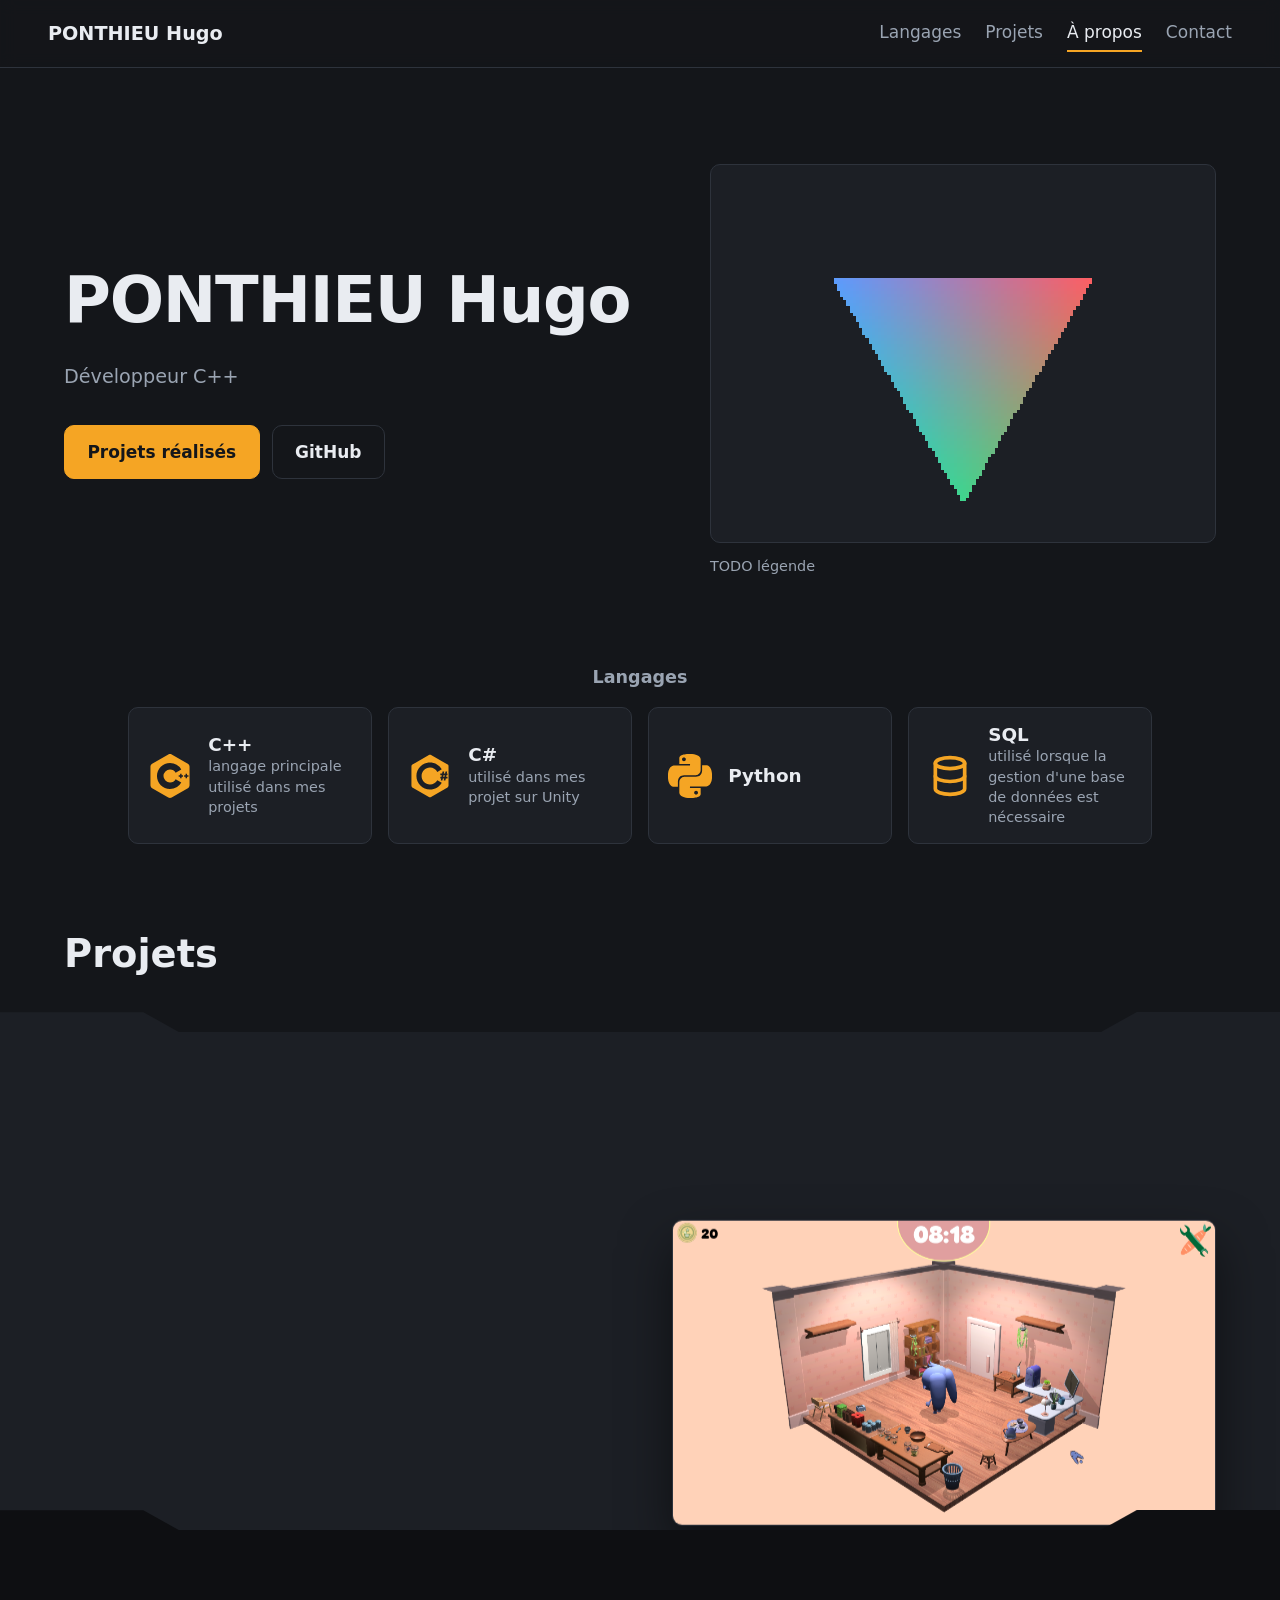
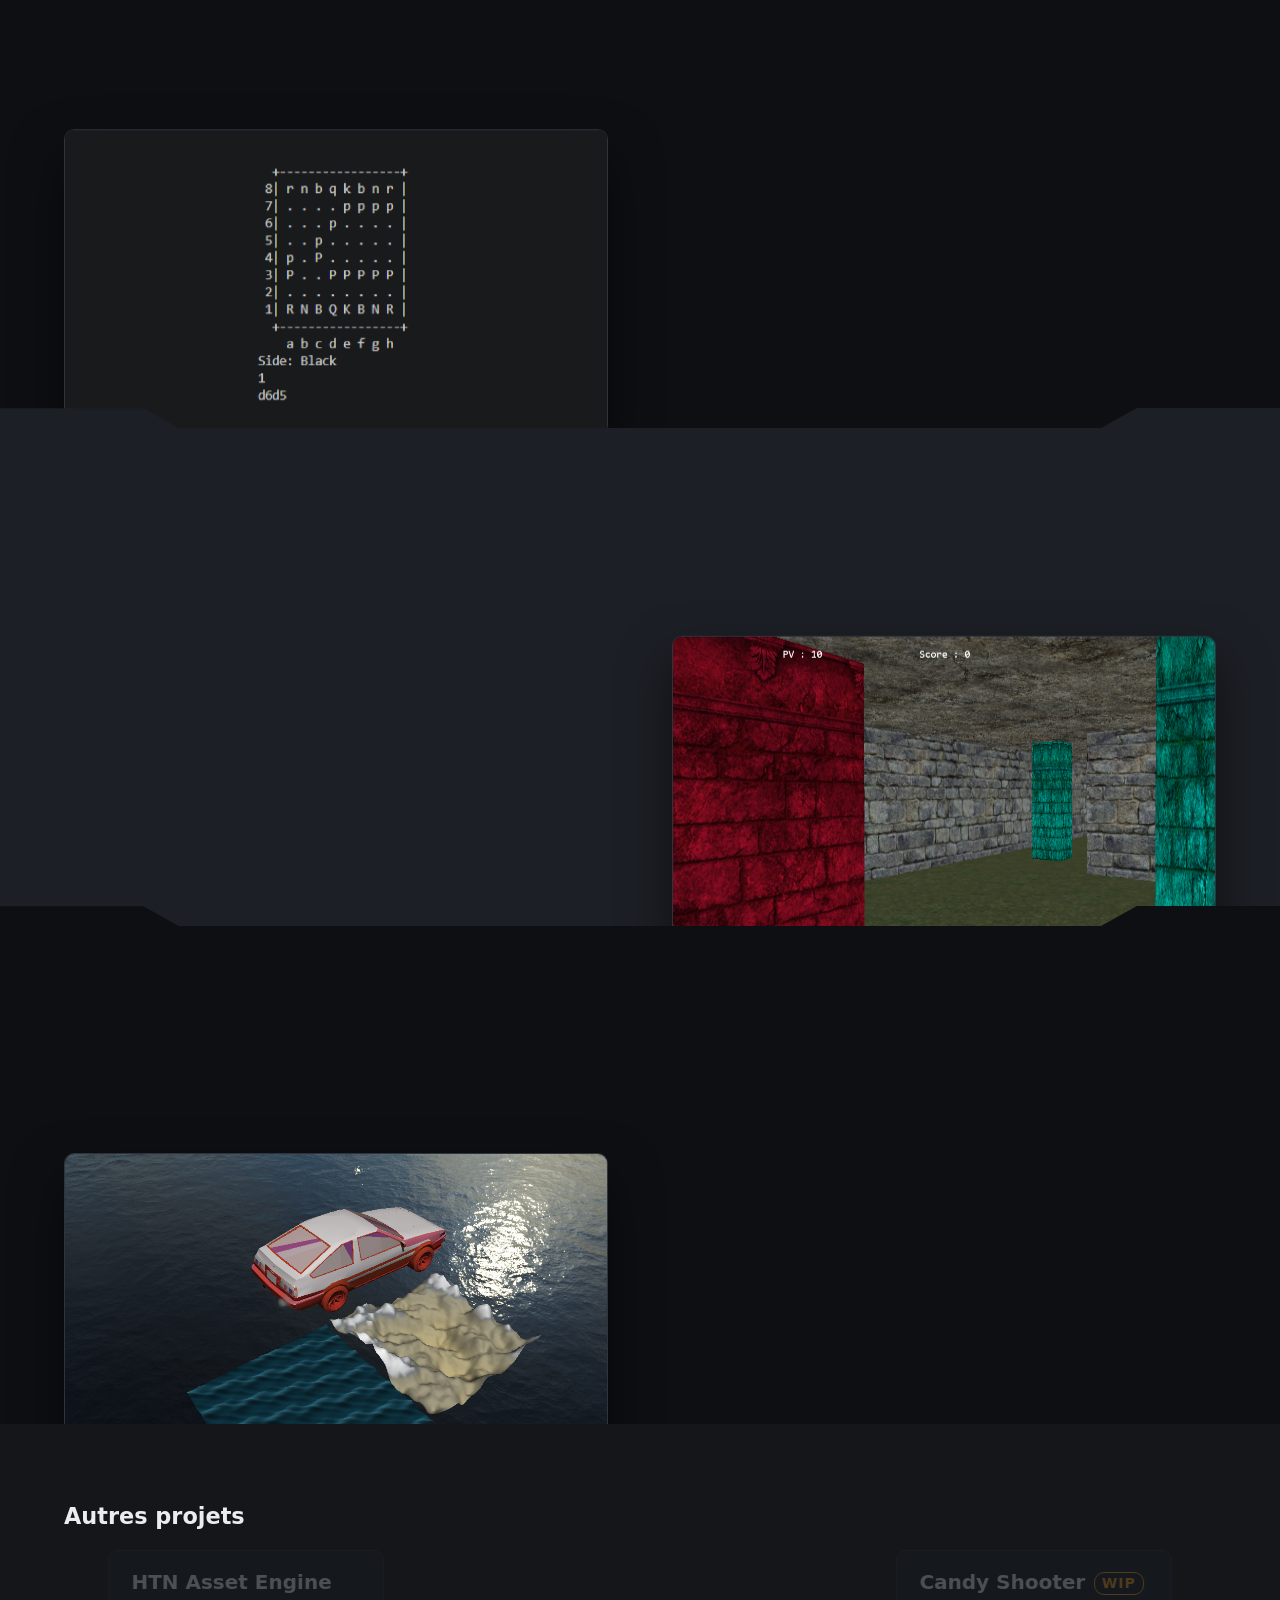
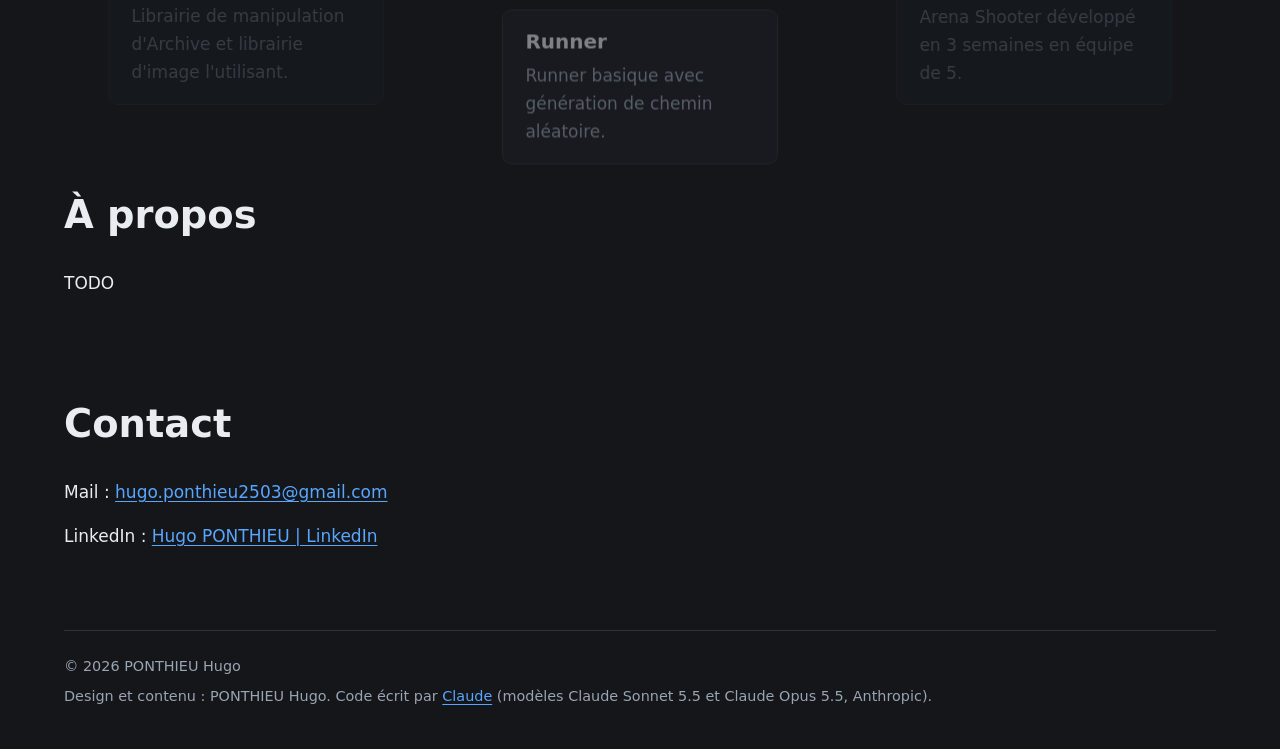
<file: index.html>
<!DOCTYPE html>
<html lang="fr">
<head>
  <meta charset="utf-8">
  <meta name="viewport" content="width=device-width, initial-scale=1">
  <!-- Nom de la fenêtre dans le navigateur -->
  <title>PONTHIEU Hugo – Développeur C++</title>
  <!-- Description de la page sur Google en dessous du titre -->
  <meta name="description" content="Portfolio d'un jeune développeur principalement C++ qui n'a pas peur d'apprendre ou de s'investir.">

  <!-- Le site est sombre : barres de défilement et champs natifs en sombre aussi -->
  <meta name="color-scheme" content="dark">
  <!-- Couleur de la barre du navigateur sur mobile (mets la valeur de --bg) -->
  <meta name="theme-color" content="#14161a">

  <!-- Aperçu lors d'un partage de lien -->
  <meta property="og:type" content="website">
  <meta property="og:title" content="Portfolio Développeur C++ - PONTHIEU Hugo">
  <meta property="og:description" content="Portfolio d'un jeune développeur principalement C++ qui n'a pas peur d'apprendre ou de s'investir.">
  <meta property="og:url" content="https://ponthieu-hugo.github.io/">
  <!-- TODO plus tard : image 1200x630 dans images/, puis décommente -->
  <!-- <meta property="og:image" content="https://TON-PSEUDO.github.io/images/apercu.png"> -->

  <link rel="icon" href="images/favicon.svg" type="image/svg+xml">
  <link rel="stylesheet" href="css/style.css">
  <script src="js/main.js" defer></script>

  <!-- Indexation Google Search -->
  <meta name="google-site-verification" content="sKFoWBjxq46YjExqvP_A4njw6MPY3lOkcsXiXVO3Ztw" />
</head>
<body>
  <a class="skip-link" href="#contenu">Aller au contenu</a>

  <header class="site-header">
    <a class="brand" href="#top">PONTHIEU Hugo</a>
    <!-- Chaque href doit correspondre à l'id d'une <section> plus bas -->
    <nav aria-label="Navigation principale">
      <a href="#langages">Langages</a>
      <a href="#projets">Projets</a>
      <a href="#a-propos">À propos</a>
      <a href="#contact">Contact</a>
    </nav>
  </header>

  <main id="contenu">

    <!-- ===== HERO ===== -->
    <section id="top" class="hero" aria-labelledby="titre-hero">
      <div class="hero-text">
        <h1 id="titre-hero">PONTHIEU Hugo</h1>
        <p class="lead">Développeur C++</p>
        <p class="actions">
          <a class="button" href="#projets">Projets réalisés</a>
          <a class="button button-secondary" href="https://github.com/PONTHIEU-Hugo" rel="noopener">GitHub</a>
        </p>
      </div>
      <figure class="hero-figure">
        <!-- Optionnel : supprime tout le <figure> si tu ne veux pas du triangle -->
        <canvas id="triangle" width="160" height="120" role="img" aria-label="TODO description du canvas"></canvas>
        <figcaption>TODO légende</figcaption>
      </figure>
    </section>

    <!-- ===== LANGAGES (juste sous le hero) ===== -->
    <section id="langages" aria-labelledby="titre-langages">
      <h2 id="titre-langages">Langages</h2>
      <!-- Chaque tuile : logo + nom + une courte précision.
           Les logos sont écrits directement ici (aucun fichier à charger) ;
           leur couleur vient de --accent dans le CSS (fill="currentColor").
           Le nom étant affiché en texte, le logo est décoratif (aria-hidden).
           Pour ajouter un langage : copie un <li> et remplace le <path>
           (SVG monochrome, par exemple sur simpleicons.org, en gardant son viewBox). -->
      <ul class="languages">
        <li class="language">
          <svg class="lang-icon" aria-hidden="true" focusable="false"><use href="images/langages.svg#cpp"></use></svg>
          <span class="language-name">C++</span>
          <span class="language-note">langage principale utilisé dans mes projets</span>
        </li>
        <li class="language">
          <svg class="lang-icon" aria-hidden="true" focusable="false"><use href="images/langages.svg#csharp"></use></svg>
          <span class="language-name">C#</span>
          <span class="language-note">utilisé dans mes projet sur Unity</span>
        </li>
        <li class="language">
          <svg class="lang-icon" aria-hidden="true" focusable="false"><use href="images/langages.svg#python"></use></svg>
          <span class="language-name">Python</span>
          <span class="language-note"></span>
          <!-- TODO: Find a utility for Python -->
        </li>
        <li class="language">
          <svg class="lang-icon" aria-hidden="true" focusable="false"><use href="images/langages.svg#sql"></use></svg>
          <span class="language-name">SQL</span>
          <span class="language-note">utilisé lorsque la gestion d'une base de données est nécessaire</span>
        </li>
      </ul>
    </section>

    <!-- ===== PROJETS ===== -->
    <section id="projets" aria-labelledby="titre-projets">
      <h2 id="titre-projets">Projets</h2>

      <!-- Projets phares :
           chaque projet est une bande pleine largeur, le texte d'un côté,
           l'image de l'autre (alternance automatique).
           L'animation au défilement est gérée par js/main.js (classes .feature-*).
           Toute la bande est cliquable (main.js), le vrai lien reste .feature-more a.
           Pour en ajouter un : copie un <article class="feature">. -->
      <div class="features">

        <!-- Tea House -->
        <article class="feature">
          <div class="feature-inner">
            <div class="feature-body">
              <h3 class="feature-title">Tea House</h3>
              <p class="feature-text">Jeu produit en 2 mois sur Unity en équipe dans le but de valider notre deuxième année</p>
              <p class="feature-more"><a href="Projects/TeaHouse/"><span aria-hidden="true">// </span>Voir le projet<span class="visually-hidden"> : Tea House</span></a></p>
            </div>
            <div class="feature-media">
              <span class="feature-flare" aria-hidden="true"></span>
              <div class="feature-visual">
                <img src="images/main_project/TeaHouse.webp" width="1200" height="675" loading="lazy" decoding="async"
                     alt="TODO capture de Tea House">
              </div>
            </div>
          </div>
        </article>

        <!-- Chessy -->
        <article class="feature">
          <div class="feature-inner">
            <div class="feature-body">
              <h3 class="feature-title">Chessy </h3>
              <p class="feature-text">DSL conçu pour l'optimisation de recherche en profondeur aux échecs </p>
              <p class="feature-more"><a href="Projects/Chessy/"><span aria-hidden="true">// </span>Voir le projet<span class="visually-hidden"> : Chessy</span></a></p>
            </div>
            <div class="feature-media">
              <span class="feature-flare" aria-hidden="true"></span>
              <div class="feature-visual">
                <img src="images/main_project/Chessy.webp" width="1200" height="675" loading="lazy" decoding="async"
                     alt="TODO capture de Chessy">
              </div>
            </div>
          </div>
        </article>

        <!-- HLT Engine -->
        <article class="feature">
          <div class="feature-inner">
            <div class="feature-body">
              <h3 class="feature-title">HLT Engine</h3>
              <p class="feature-text">Moteur custom dans le but d'apprendre le rendu DirectX12 et le fonctionnement d'ECS</p>
              <p class="feature-more"><a href="Projects/HLT_Engine/"><span aria-hidden="true">// </span>Voir le projet<span class="visually-hidden"> : HLT Engine</span></a></p>
            </div>
            <div class="feature-media">
              <span class="feature-flare" aria-hidden="true"></span>
              <div class="feature-visual">
                <img src="images/main_project/HLT_Engine.webp" width="1200" height="675" loading="lazy" decoding="async"
                     alt="TODO capture du rendu HLT Engine">
              </div>
            </div>
          </div>
        </article>

        <!-- CPU-Engine -->
        <article class="feature">
          <div class="feature-inner">
            <div class="feature-body">
              <h3 class="feature-title">CPU Engine</h3>
              <p class="feature-text">Moteur de rendu graphique 3D utilisant le CPU uniquement</p>
              <p class="feature-more"><a href="Projects/CPU-Engine/"><span aria-hidden="true">// </span>Voir le projet<span class="visually-hidden"> : CPU Engine</span></a></p>
            </div>
            <div class="feature-media">
              <span class="feature-flare" aria-hidden="true"></span>
              <div class="feature-visual">
                <img src="images/main_project/CPU-Engine.webp" width="1200" height="675" loading="lazy" decoding="async"
                     alt="TODO exemple de TODO">
              </div>
            </div>
          </div>
        </article>
      </div>

      <!-- Autres projets : grille de boxes, la dernière ligne incomplète est centrée.
           Le nombre de colonnes se règle avec --cols dans le CSS (.cards).
           Pour en ajouter un : copie un <li class="card">. -->
      <h3 class="projects-subtitle">Autres projets</h3>
      <ul class="cards">
        <!-- HTN Asset Engine -->
        <li class="card">
          <h4 class="card-title"><a href="Projects/HTN_AssetEngine/">HTN Asset Engine</a></h4>
          <p class="card-text">Librairie de manipulation d'Archive et librairie d'image l'utilisant.</p>
        </li>
        <!-- Runner -->
        <li class="card">
          <h4 class="card-title"><a href="Projects/Runner/">Runner</a></h4>
          <p class="card-text">Runner basique avec génération de chemin aléatoire.</p>
        </li>
        <!-- Candy Shooter -->
        <li class="card" data-wip>
          <h4 class="card-title"><a href="Projects/Candy Shooter/">Candy Shooter</a></h4>
          <p class="card-text">Arena Shooter développé en 3 semaines en équipe de 5.</p>
        </li>
      </ul>
    </section>

    <!-- ===== À PROPOS ===== -->
    <section id="a-propos" aria-labelledby="titre-apropos">
      <h2 id="titre-apropos">À propos</h2>
      <!-- TODO: Ajouter une photo ou un logo et faire une description -->
      <p>TODO</p>
    </section>

    <!-- ===== CONTACT ===== -->
    <section id="contact" aria-labelledby="titre-contact">
      <h2 id="titre-contact">Contact</h2>
      <p>Mail : <a href="mailto:hugo.ponthieu2503@gmail.com">hugo.ponthieu2503@gmail.com</a></p>
      <p>LinkedIn : <a href="https://www.linkedin.com/in/hugo-ponthieu-1b286b339" rel="noopener">Hugo PONTHIEU | LinkedIn</a></p>
    </section>
  </main>

  <footer class="site-footer">
    <!-- #year est rempli par main.js -->
    <p>© <span id="year">2026</span> PONTHIEU Hugo</p>
    <p class="credit">Design et contenu : PONTHIEU Hugo. Code écrit par <a href="https://www.anthropic.com/claude" rel="noopener">Claude</a> (modèles Claude Sonnet 5.5 et Claude Opus 5.5, Anthropic).</p>
  </footer>
</body>
</html>
</file>
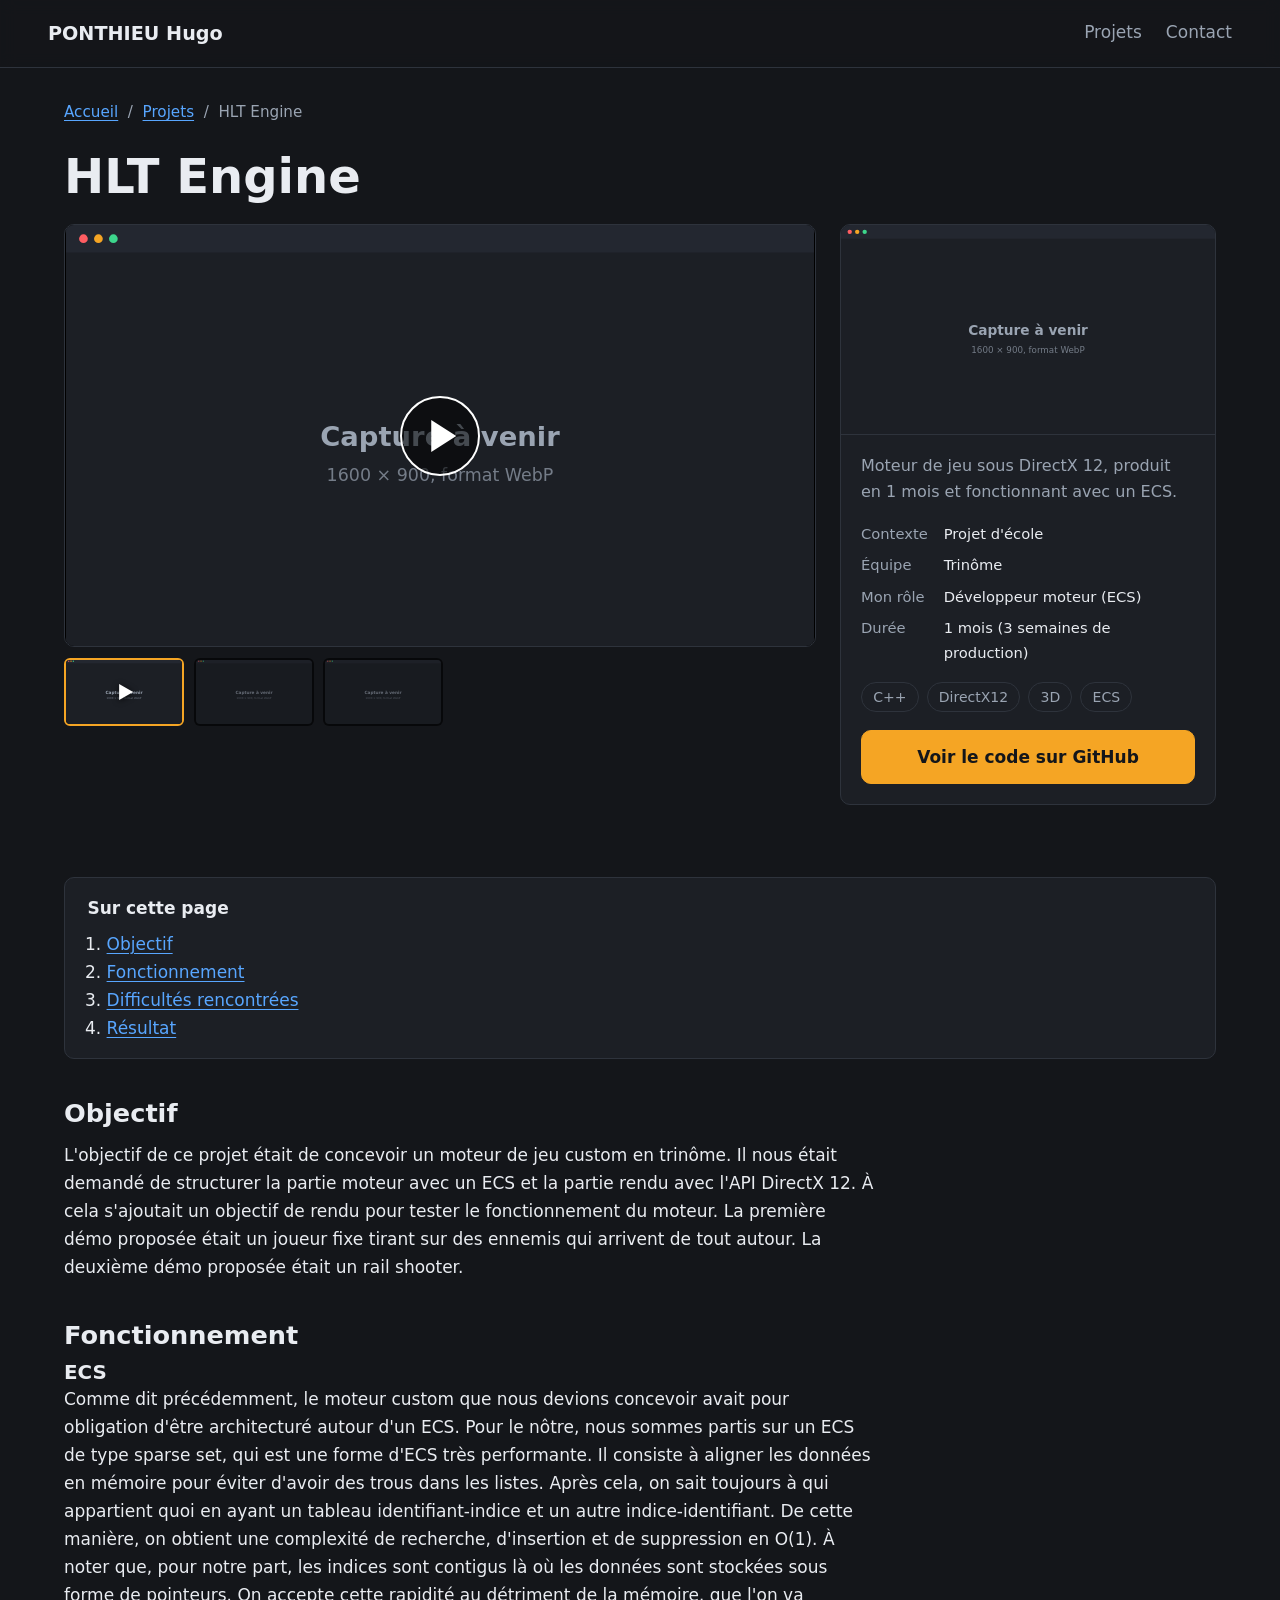
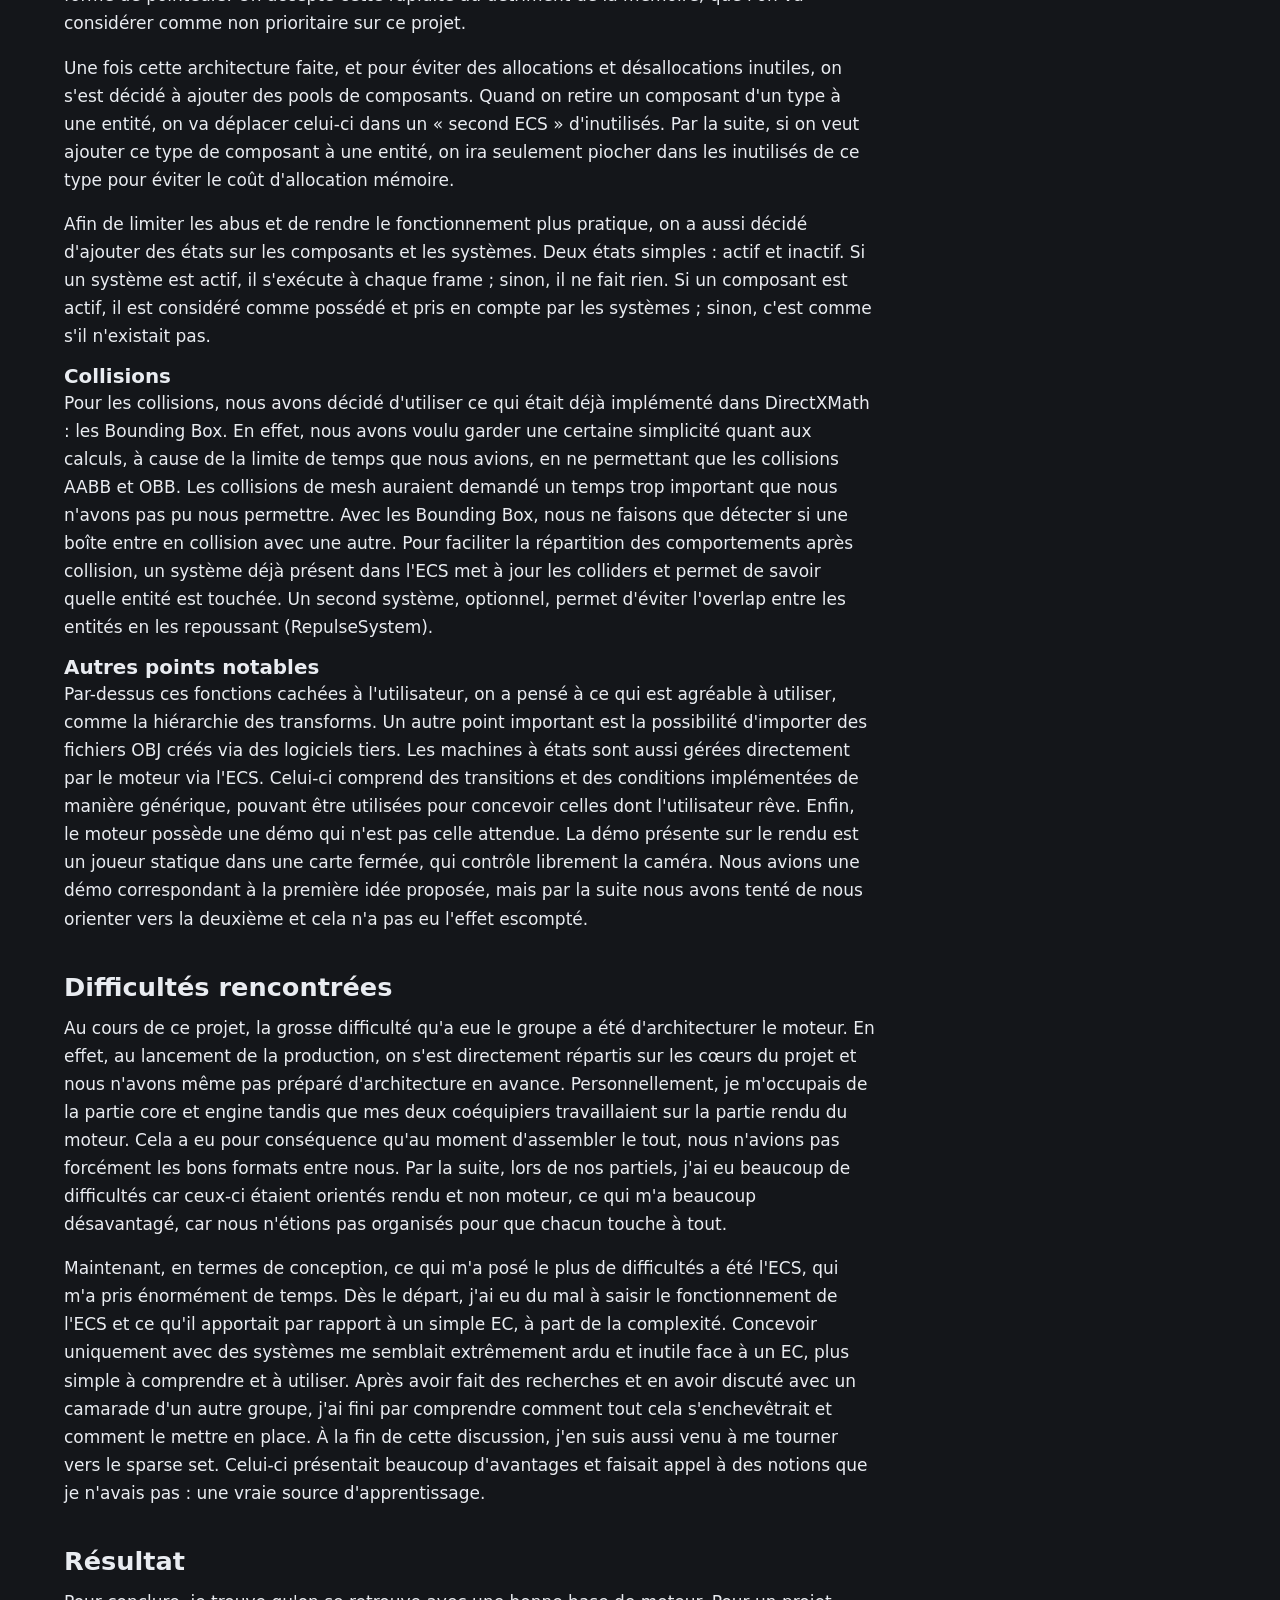
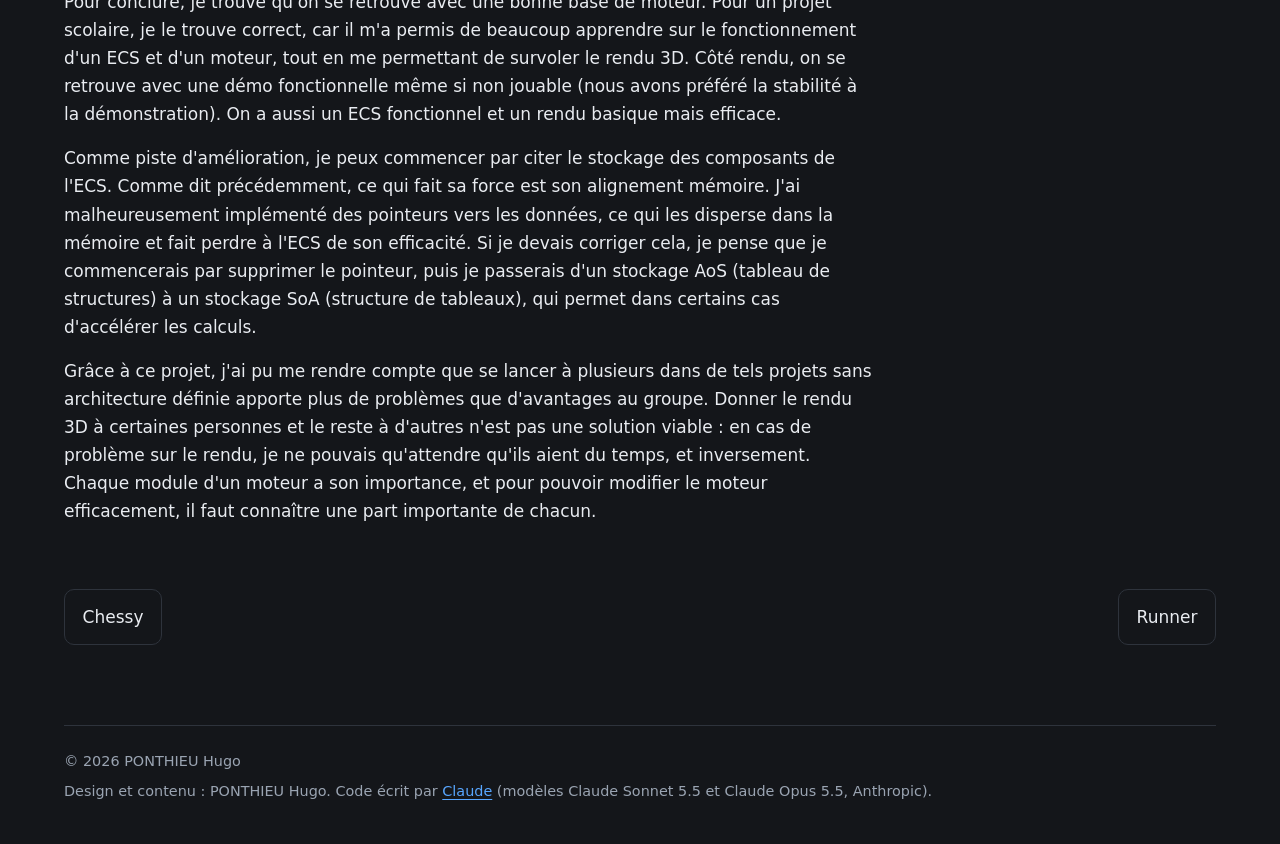
<file: css/Claude outputs/index.html>
<!DOCTYPE html>
<html lang="fr">
<head>
  <meta charset="utf-8">
  <meta name="viewport" content="width=device-width, initial-scale=1">
  <title>HLT Engine - PONTHIEU Hugo</title>
  <meta name="description" content="HLT Engine, moteur de jeu 3D sous DirectX 12 réalisé en 1 mois ; développement en C++ par Hugo PONTHIEU.">
  <meta name="color-scheme" content="dark">
  <meta name="theme-color" content="#14161a">
  <link rel="icon" href="../../images/favicon.svg" type="image/svg+xml">
  <link rel="stylesheet" href="../../css/style.css">
  <script src="../../js/main.js" defer></script>
</head>
<body>
  <a class="skip-link" href="#contenu">Aller au contenu</a>

  <header class="site-header">
    <a class="brand" href="../../">PONTHIEU Hugo</a>
    <nav aria-label="Navigation principale">
      <a href="../../#projets">Projets</a>
      <a href="../../#contact">Contact</a>
    </nav>
  </header>

  <main id="contenu">
    <!-- Fil d'Ariane : le dernier élément n'est pas un lien -->
    <nav class="breadcrumb" aria-label="Fil d'Ariane">
      <ol>
        <li><a href="../../">Accueil</a></li>
        <li><a href="../../#projets">Projets</a></li>
        <li aria-current="page">HLT Engine</li>
      </ol>
    </nav>

    <!-- ===== EN-TÊTE : galerie à gauche, panneau d'infos à droite ===== -->
    <div class="project-hero">
      <h1>HLT Engine</h1>

      <div class="project-top">

        <!-- GALERIE
             - Chaque miniature est un lien <a class="gallery-thumb"> :
               sans JavaScript, il ouvre simplement l'image ou la vidéo.
             - Image :  href = l'image en grand ; l'<img> dedans sert de miniature
               (tu peux pointer vers une version plus petite, ~400 px de large, pour alléger).
             - Vidéo YouTube : href = lien youtube.com, data-youtube = l'identifiant de la vidéo
               (ce qui suit "v=" dans l'adresse), data-poster = ton image d'aperçu.
               La vidéo ne se charge qu'au clic, via youtube-nocookie.com :
               aucune requête vers Google tant que le visiteur ne lance pas la lecture.
             - data-label : texte alternatif de l'image en grand / titre de la vidéo.
             - Une seule miniature ? Les flèches et la bande disparaissent toutes seules.
             - Pas de vidéo pour ce projet ? Supprime simplement son <li>. -->
        <section class="gallery" aria-label="Galerie du projet">
          <div class="gallery-stage">
            <div class="gallery-viewer">
              <!-- Affiché sans JavaScript ; remplacé par la galerie sinon -->
              <img src="../../images/feature-placeholder.svg" width="1200" height="675" alt="">
            </div>
            <button type="button" class="gallery-nav gallery-prev" aria-label="Média précédent">‹</button>
            <button type="button" class="gallery-nav gallery-next" aria-label="Média suivant">›</button>
          </div>

          <ul class="gallery-thumbs">
            <li>
              <!-- MODÈLE vidéo YouTube (non répertoriée : OK, le lien suffit) -->
              <a class="gallery-thumb gallery-thumb--video"
                 href="https://www.youtube.com/watch?v=TODO-ID"
                 data-youtube="TODO-ID"
                 data-poster="../../images/feature-placeholder.svg"
                 data-label="TODO titre de la vidéo">
                <img src="../../images/feature-placeholder.svg" width="1200" height="675" alt="" loading="lazy">
                <span class="visually-hidden">Vidéo : TODO titre de la vidéo</span>
              </a>
            </li>
            <li>
              <!-- MODÈLE image : copie ce <li> pour chaque capture -->
              <a class="gallery-thumb"
                 href="../../images/feature-placeholder.svg"
                 data-label="TODO description de la capture 1">
                <img src="../../images/feature-placeholder.svg" width="1200" height="675" alt="" loading="lazy">
                <span class="visually-hidden">TODO description de la capture 1</span>
              </a>
            </li>
            <li>
              <a class="gallery-thumb"
                 href="../../images/feature-placeholder.svg"
                 data-label="TODO description de la capture 2">
                <img src="../../images/feature-placeholder.svg" width="1200" height="675" alt="" loading="lazy">
                <span class="visually-hidden">TODO description de la capture 2</span>
              </a>
            </li>
          </ul>
        </section>

        <!-- PANNEAU D'INFOS -->
        <aside class="project-info" aria-label="Fiche du projet">
          <!-- Image d'en-tête (masquée sur mobile) : une capture représentative -->
          <img class="project-info-cover" src="../../images/feature-placeholder.svg" width="1200" height="675" alt="">
          <div class="project-info-body">
            <p class="project-info-lead">Moteur de jeu sous DirectX 12, produit en 1 mois et fonctionnant avec un ECS.</p>

            <!-- Ajoute, retire ou renomme les lignes librement (une paire <dt>/<dd> par ligne) -->
            <dl class="project-facts">
              <dt>Contexte</dt><dd>Projet d'école</dd>
              <dt>Équipe</dt><dd>Trinôme</dd>
              <dt>Mon rôle</dt><dd>Développeur moteur (ECS)</dd>
              <dt>Durée</dt><dd>1 mois (3 semaines de production)</dd>
            </dl>

            <ul class="tags" aria-label="Mots-clés">
              <li>C++</li>
              <li>DirectX12</li>
              <li>3D</li>
              <li>ECS</li>
            </ul>

            <!-- TODO : mettre le vrai lien du dépôt -->
            <a class="button project-info-cta" href="https://github.com/TON-PSEUDO/TODO-depot" rel="noopener">Voir le code sur GitHub</a>
            <!-- Code non public ? Remplace le bouton par :
                 <p class="project-info-note">Code non public (projet d'école).</p> -->
          </div>
        </aside>

      </div>
    </div>

    <!-- ===== TEXTE DU PROJET ===== -->
    <article class="project-page">
      <!-- Sommaire : main.js le remplit à partir des <h2> -->
      <nav class="toc" aria-label="Sur cette page">
        <p class="toc-title">Sur cette page</p>
        <ol id="toc"></ol>
      </nav>

      <!-- Les <h2> alimentent le sommaire : garde-les courts et distincts -->
      <section>
        <h2>Objectif</h2>
        <p>
          L'objectif de ce projet était de concevoir un moteur de jeu custom en trinôme.
          Il nous était demandé de structurer la partie moteur avec un ECS et la partie rendu avec l'API DirectX 12.
          À cela s'ajoutait un objectif de rendu pour tester le fonctionnement du moteur.
          La première démo proposée était un joueur fixe tirant sur des ennemis qui arrivent de tout autour.
          La deuxième démo proposée était un rail shooter.
        </p>
      </section>
      <section>
        <h2>Fonctionnement</h2>
        <h3>ECS</h3>
        <p>
          Comme dit précédemment, le moteur custom que nous devions concevoir avait pour obligation d'être architecturé autour d'un ECS.
          Pour le nôtre, nous sommes partis sur un ECS de type sparse set, qui est une forme d'ECS très performante.
          Il consiste à aligner les données en mémoire pour éviter d'avoir des trous dans les listes.
          Après cela, on sait toujours à qui appartient quoi en ayant un tableau identifiant-indice et un autre indice-identifiant.
          De cette manière, on obtient une complexité de recherche, d'insertion et de suppression en O(1).
          À noter que, pour notre part, les indices sont contigus là où les données sont stockées sous forme de pointeurs.
          On accepte cette rapidité au détriment de la mémoire, que l'on va considérer comme non prioritaire sur ce projet.
        </p>
        <p>
          Une fois cette architecture faite, et pour éviter des allocations et désallocations inutiles, on s'est décidé à ajouter des pools de composants.
          Quand on retire un composant d'un type à une entité, on va déplacer celui-ci dans un « second ECS » d'inutilisés.
          Par la suite, si on veut ajouter ce type de composant à une entité, on ira seulement piocher dans les inutilisés de ce type pour éviter le coût d'allocation mémoire.
        </p>
        <p>
          Afin de limiter les abus et de rendre le fonctionnement plus pratique, on a aussi décidé d'ajouter des états sur les composants et les systèmes.
          Deux états simples : actif et inactif.
          Si un système est actif, il s'exécute à chaque frame ; sinon, il ne fait rien.
          Si un composant est actif, il est considéré comme possédé et pris en compte par les systèmes ; sinon, c'est comme s'il n'existait pas.
        </p>

        <h3>Collisions</h3>
        <p>
          Pour les collisions, nous avons décidé d'utiliser ce qui était déjà implémenté dans DirectXMath : les Bounding Box.
          En effet, nous avons voulu garder une certaine simplicité quant aux calculs, à cause de la limite de temps que nous avions, en ne permettant que les collisions AABB et OBB.
          Les collisions de mesh auraient demandé un temps trop important que nous n'avons pas pu nous permettre.
          Avec les Bounding Box, nous ne faisons que détecter si une boîte entre en collision avec une autre.
          Pour faciliter la répartition des comportements après collision, un système déjà présent dans l'ECS met à jour les colliders et permet de savoir quelle entité est touchée.
          Un second système, optionnel, permet d'éviter l'overlap entre les entités en les repoussant (RepulseSystem).
        </p>

        <h3>Autres points notables</h3>
        <p>
          Par-dessus ces fonctions cachées à l'utilisateur, on a pensé à ce qui est agréable à utiliser, comme la hiérarchie des transforms.
          Un autre point important est la possibilité d'importer des fichiers OBJ créés via des logiciels tiers.
          Les machines à états sont aussi gérées directement par le moteur via l'ECS.
          Celui-ci comprend des transitions et des conditions implémentées de manière générique, pouvant être utilisées pour concevoir celles dont l'utilisateur rêve.
          Enfin, le moteur possède une démo qui n'est pas celle attendue.
          La démo présente sur le rendu est un joueur statique dans une carte fermée, qui contrôle librement la caméra.
          Nous avions une démo correspondant à la première idée proposée, mais par la suite nous avons tenté de nous orienter vers la deuxième et cela n'a pas eu l'effet escompté.
        </p>
      </section>
      <section>
        <h2>Difficultés rencontrées</h2>
        <p>
          Au cours de ce projet, la grosse difficulté qu'a eue le groupe a été d'architecturer le moteur.
          En effet, au lancement de la production, on s'est directement répartis sur les cœurs du projet et nous n'avons même pas préparé d'architecture en avance.
          Personnellement, je m'occupais de la partie core et engine tandis que mes deux coéquipiers travaillaient sur la partie rendu du moteur.
          Cela a eu pour conséquence qu'au moment d'assembler le tout, nous n'avions pas forcément les bons formats entre nous.
          Par la suite, lors de nos partiels, j'ai eu beaucoup de difficultés car ceux-ci étaient orientés rendu et non moteur, ce qui m'a beaucoup désavantagé, car nous n'étions pas organisés pour que chacun touche à tout.
        </p>

        <p>
          Maintenant, en termes de conception, ce qui m'a posé le plus de difficultés a été l'ECS, qui m'a pris énormément de temps.
          Dès le départ, j'ai eu du mal à saisir le fonctionnement de l'ECS et ce qu'il apportait par rapport à un simple EC, à part de la complexité.
          Concevoir uniquement avec des systèmes me semblait extrêmement ardu et inutile face à un EC, plus simple à comprendre et à utiliser.
          Après avoir fait des recherches et en avoir discuté avec un camarade d'un autre groupe, j'ai fini par comprendre comment tout cela s'enchevêtrait et comment le mettre en place.
          À la fin de cette discussion, j'en suis aussi venu à me tourner vers le sparse set.
          Celui-ci présentait beaucoup d'avantages et faisait appel à des notions que je n'avais pas : une vraie source d'apprentissage.
        </p>
      </section>
      <section>
        <h2>Résultat</h2>
        <p>
          Pour conclure, je trouve qu'on se retrouve avec une bonne base de moteur.
          Pour un projet scolaire, je le trouve correct, car il m'a permis de beaucoup apprendre sur le fonctionnement d'un ECS et d'un moteur, tout en me permettant de survoler le rendu 3D.
          Côté rendu, on se retrouve avec une démo fonctionnelle même si non jouable (nous avons préféré la stabilité à la démonstration).
          On a aussi un ECS fonctionnel et un rendu basique mais efficace.
        </p>

        <p>
          Comme piste d'amélioration, je peux commencer par citer le stockage des composants de l'ECS.
          Comme dit précédemment, ce qui fait sa force est son alignement mémoire.
          J'ai malheureusement implémenté des pointeurs vers les données, ce qui les disperse dans la mémoire et fait perdre à l'ECS de son efficacité.
          Si je devais corriger cela, je pense que je commencerais par supprimer le pointeur, puis je passerais d'un stockage AoS (tableau de structures) à un stockage SoA (structure de tableaux), qui permet dans certains cas d'accélérer les calculs.
        </p>

        <p>
          Grâce à ce projet, j'ai pu me rendre compte que se lancer à plusieurs dans de tels projets sans architecture définie apporte plus de problèmes que d'avantages au groupe.
          Donner le rendu 3D à certaines personnes et le reste à d'autres n'est pas une solution viable : en cas de problème sur le rendu, je ne pouvais qu'attendre qu'ils aient du temps, et inversement.
          Chaque module d'un moteur a son importance, et pour pouvoir modifier le moteur efficacement, il faut connaître une part importante de chacun.
        </p>
      </section>
    </article>

    <!-- Projet précédent / suivant : supprime un lien aux extrémités de la liste -->
    <nav class="pager" aria-label="Autres projets">
      <a rel="prev" href="../Chessy/">Chessy</a>
      <a rel="next" href="../Runner/">Runner</a>
    </nav>
  </main>

  <footer class="site-footer">
    <p>© <span id="year">2026</span> PONTHIEU Hugo</p>
    <p class="credit">Design et contenu : PONTHIEU Hugo. Code écrit par <a href="https://www.anthropic.com/claude" rel="noopener">Claude</a> (modèles Claude Sonnet 5.5 et Claude Opus 5.5, Anthropic).</p>
  </footer>
</body>
</html>
</file>
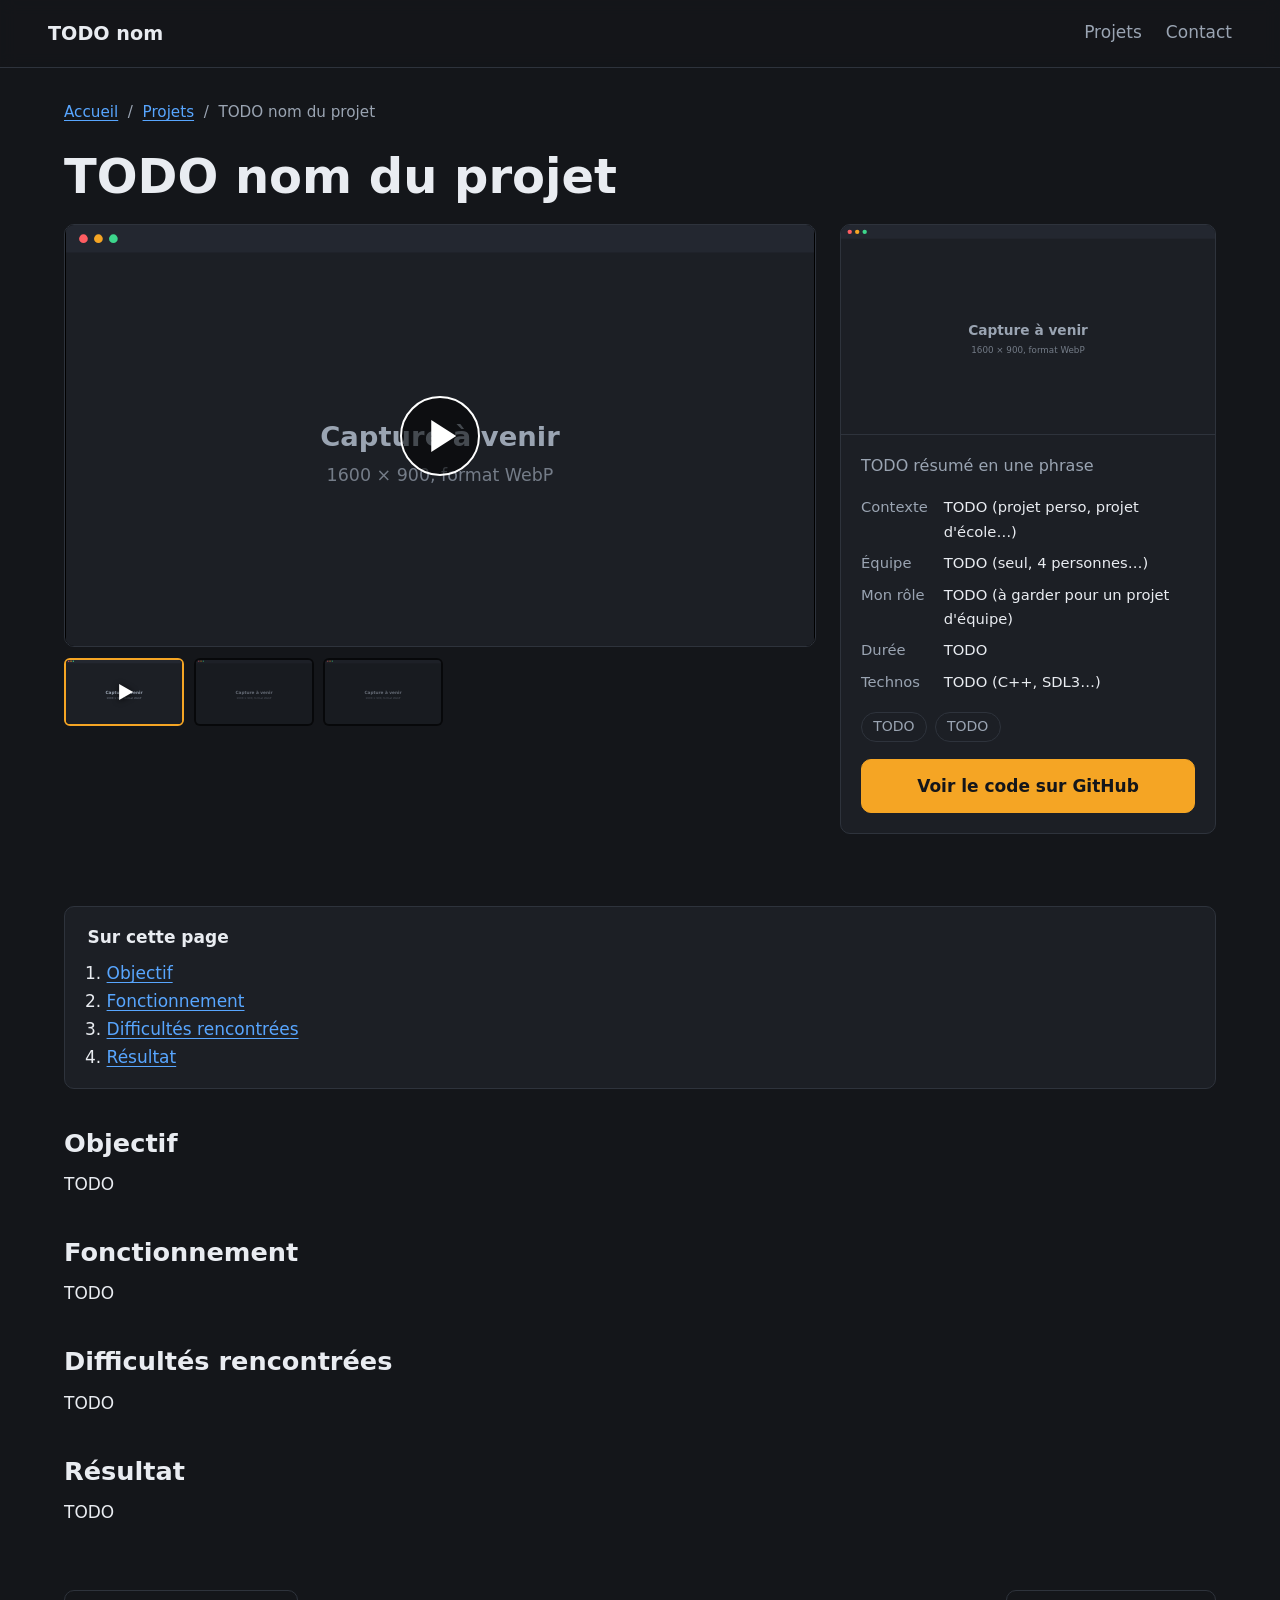
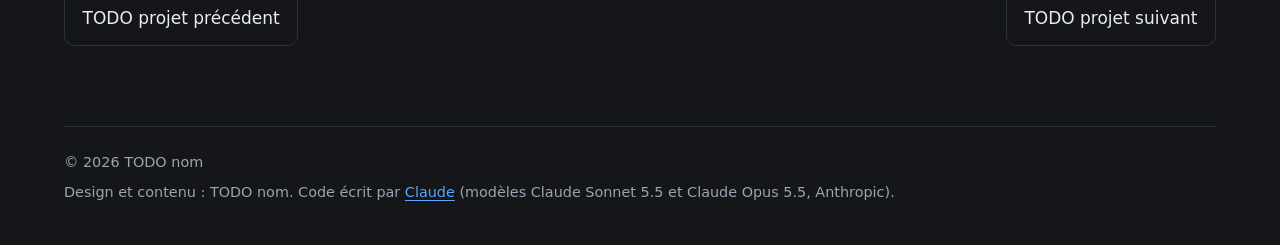
<file: Projects/_modele/index.html>
<!DOCTYPE html>
<html lang="fr">
<head>
  <!--
    MODÈLE DE PAGE PROJET
    1. Copie ce dossier : projets/_modele/  ->  projets/mon-projet/   (sans le "_")
       (GitHub Pages ignore les dossiers qui commencent par "_" :
        le modèle lui-même n'est donc pas publié)
    2. Remplace tous les TODO.
       Page pas finie ? <body data-wip> la masque en ligne (voir le bloc wip-notice).
    3. Les chemins ../../ remontent de deux dossiers pour retrouver css/, js/, images/ :
       garde-les tant que la page reste dans projets/<nom>/index.html
    4. Range les médias du projet dans images/projets/<nom>/
  -->
  <meta charset="utf-8">
  <meta name="viewport" content="width=device-width, initial-scale=1">
  <title>TODO nom du projet – Ton Prénom</title>
  <meta name="description" content="TODO une phrase sur le projet (max ~160 caractères).">
  <meta name="color-scheme" content="dark">
  <meta name="theme-color" content="#14161a">
  <link rel="icon" href="../../images/favicon.svg" type="image/svg+xml">
  <link rel="stylesheet" href="../../css/style.css">
  <script src="../../js/main.js" defer></script>
</head>
<body>
  <a class="skip-link" href="#contenu">Aller au contenu</a>

  <header class="site-header">
    <a class="brand" href="../../">TODO nom</a>
    <nav aria-label="Navigation principale">
      <a href="../../#projets">Projets</a>
      <a href="../../#contact">Contact</a>
    </nav>
  </header>

  <main id="contenu">
    <!-- Fil d'Ariane : le dernier élément n'est pas un lien -->
    <nav class="breadcrumb" aria-label="Fil d'Ariane">
      <ol>
        <li><a href="../../">Accueil</a></li>
        <li><a href="../../#projets">Projets</a></li>
        <li aria-current="page">TODO nom du projet</li>
      </ol>
    </nav>

    <!-- PAGE EN COURS D'ÉCRITURE
         Activer   : <body data-wip>   (le contenu ci-dessous est masqué en ligne)
         Désactiver : retire data-wip. Ce bloc peut rester, il est invisible sinon.
         Pour relire le contenu en local : ajoute ?preview à l'adresse (main.js). -->
    <section class="wip-notice" aria-labelledby="titre-wip">
      <h1 id="titre-wip">Page en cours d'écriture</h1>
      <p>Cette page projet n'est pas encore terminée. Reviens bientôt !</p>
      <a class="button" href="../../#projets">Retour aux projets</a>
    </section>

    <!-- ===== EN-TÊTE : galerie à gauche, panneau d'infos à droite ===== -->
    <div class="project-hero">
      <h1>TODO nom du projet</h1>

      <div class="project-top">

        <!-- GALERIE
             - Chaque miniature est un lien <a class="gallery-thumb"> :
               sans JavaScript, il ouvre simplement l'image ou la vidéo.
             - Image :  href = l'image en grand ; l'<img> dedans sert de miniature
               (tu peux pointer vers une version plus petite, ~400 px de large, pour alléger).
             - Vidéo YouTube : href = lien youtube.com, data-youtube = l'identifiant de la vidéo
               (ce qui suit "v=" dans l'adresse), data-poster = ton image d'aperçu.
               La vidéo ne se charge qu'au clic, via youtube-nocookie.com :
               aucune requête vers Google tant que le visiteur ne lance pas la lecture.
             - data-label : texte alternatif de l'image en grand / titre de la vidéo.
             - Une seule miniature ? Les flèches et la bande disparaissent toutes seules.
             - Pas de vidéo pour ce projet ? Supprime simplement son <li>. -->
        <section class="gallery" aria-label="Galerie du projet">
          <div class="gallery-stage">
            <div class="gallery-viewer">
              <!-- Affiché sans JavaScript ; remplacé par la galerie sinon -->
              <img src="../../images/feature-placeholder.svg" width="1200" height="675" alt="">
            </div>
            <button type="button" class="gallery-nav gallery-prev" aria-label="Média précédent">‹</button>
            <button type="button" class="gallery-nav gallery-next" aria-label="Média suivant">›</button>
          </div>

          <ul class="gallery-thumbs">
            <li>
              <!-- MODÈLE vidéo YouTube (non répertoriée : OK, le lien suffit) -->
              <a class="gallery-thumb gallery-thumb--video"
                 href="https://www.youtube.com/watch?v=TODO-ID"
                 data-youtube="TODO-ID"
                 data-poster="../../images/feature-placeholder.svg"
                 data-label="TODO titre de la vidéo">
                <img src="../../images/feature-placeholder.svg" width="1200" height="675" alt="" loading="lazy">
                <span class="visually-hidden">Vidéo : TODO titre de la vidéo</span>
              </a>
            </li>
            <li>
              <!-- MODÈLE image : copie ce <li> pour chaque capture -->
              <a class="gallery-thumb"
                 href="../../images/feature-placeholder.svg"
                 data-label="TODO description de la capture 1">
                <img src="../../images/feature-placeholder.svg" width="1200" height="675" alt="" loading="lazy">
                <span class="visually-hidden">TODO description de la capture 1</span>
              </a>
            </li>
            <li>
              <a class="gallery-thumb"
                 href="../../images/feature-placeholder.svg"
                 data-label="TODO description de la capture 2">
                <img src="../../images/feature-placeholder.svg" width="1200" height="675" alt="" loading="lazy">
                <span class="visually-hidden">TODO description de la capture 2</span>
              </a>
            </li>
          </ul>
        </section>

        <!-- PANNEAU D'INFOS -->
        <aside class="project-info" aria-label="Fiche du projet">
          <!-- Image d'en-tête (masquée sur mobile) : une capture représentative -->
          <img class="project-info-cover" src="../../images/feature-placeholder.svg" width="1200" height="675" alt="">
          <div class="project-info-body">
            <p class="project-info-lead">TODO résumé en une phrase</p>

            <!-- Ajoute, retire ou renomme les lignes librement (une paire <dt>/<dd> par ligne) -->
            <dl class="project-facts">
              <dt>Contexte</dt><dd>TODO (projet perso, projet d'école…)</dd>
              <dt>Équipe</dt><dd>TODO (seul, 4 personnes…)</dd>
              <dt>Mon rôle</dt><dd>TODO (à garder pour un projet d'équipe)</dd>
              <dt>Durée</dt><dd>TODO</dd>
              <dt>Technos</dt><dd>TODO (C++, SDL3…)</dd>
            </dl>

            <ul class="tags" aria-label="Mots-clés">
              <li>TODO</li>
              <li>TODO</li>
            </ul>

            <a class="button project-info-cta" href="https://github.com/TON-PSEUDO/TODO-depot" rel="noopener">Voir le code sur GitHub</a>
            <!-- Code non public ? Remplace le bouton par :
                 <p class="project-info-note">Code non public (projet d'école).</p> -->
          </div>
        </aside>

      </div>
    </div>

    <!-- ===== TEXTE DU PROJET ===== -->
    <article class="project-page">
      <!-- Sommaire : main.js le remplit à partir des <h2> -->
      <nav class="toc" aria-label="Sur cette page">
        <p class="toc-title">Sur cette page</p>
        <ol id="toc"></ol>
      </nav>

      <!-- Les <h2> alimentent le sommaire : garde-les courts et distincts -->
      <section>
        <h2>Objectif</h2>
        <p>TODO</p>
      </section>
      <section>
        <h2>Fonctionnement</h2>
        <p>TODO</p>
      </section>
      <section>
        <h2>Difficultés rencontrées</h2>
        <p>TODO</p>
      </section>
      <section>
        <h2>Résultat</h2>
        <p>TODO</p>
      </section>
    </article>

    <!-- Projet précédent / suivant : supprime un lien aux extrémités de la liste -->
    <nav class="pager" aria-label="Autres projets">
      <a rel="prev" href="../TODO-precedent/">TODO projet précédent</a>
      <a rel="next" href="../TODO-suivant/">TODO projet suivant</a>
    </nav>
  </main>

  <footer class="site-footer">
    <p>© <span id="year">2026</span> TODO nom</p>
    <p class="credit">Design et contenu : TODO nom. Code écrit par <a href="https://www.anthropic.com/claude" rel="noopener">Claude</a> (modèles Claude Sonnet 5.5 et Claude Opus 5.5, Anthropic).</p>
  </footer>
</body>
</html>
</file>
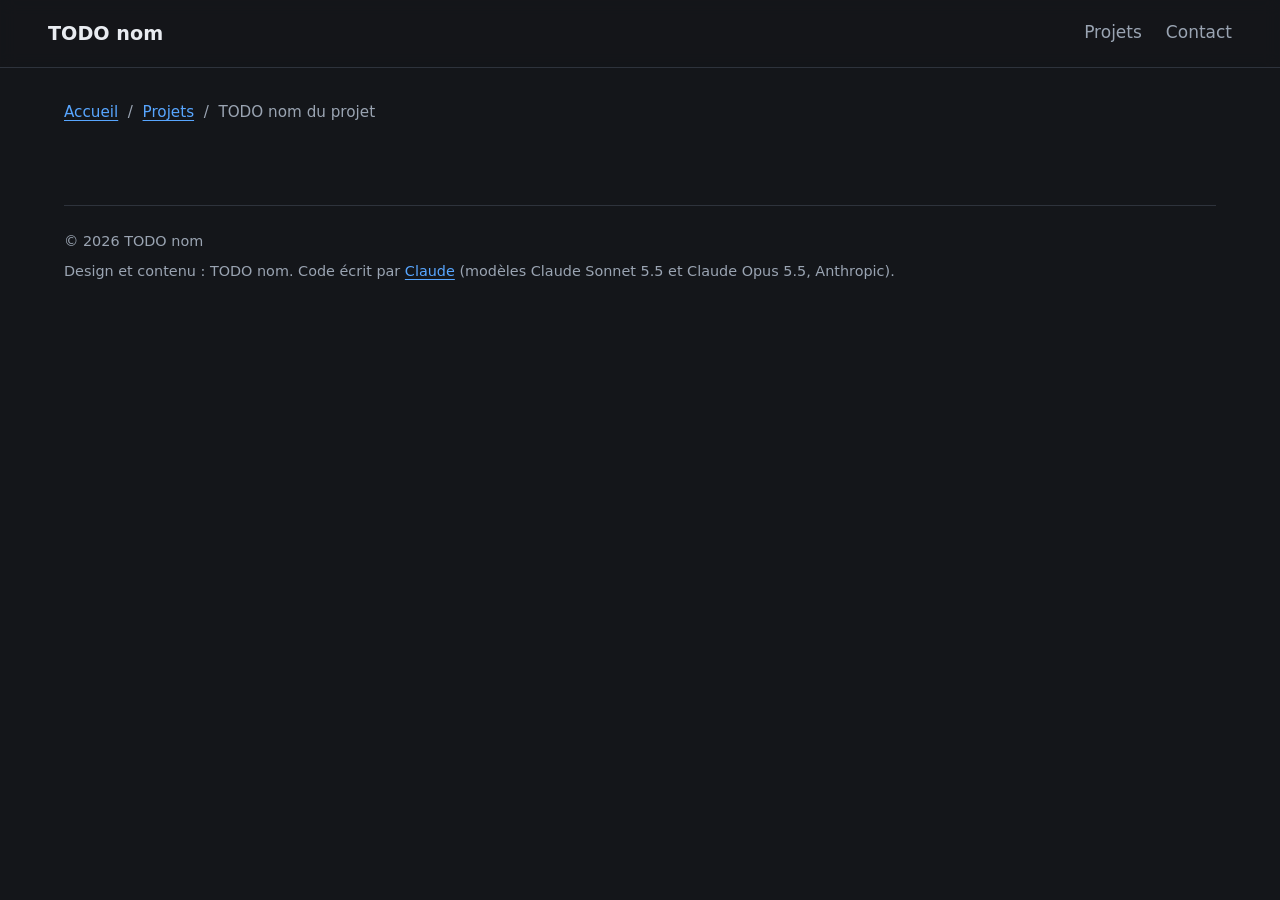
<file: Projects/Candy Shooter/index.html>
<!DOCTYPE html>
<html lang="fr">
<head>
  <!--
    MODÈLE DE PAGE PROJET
    1. Copie ce dossier : projets/_modele/  ->  projets/mon-projet/   (sans le "_")
       (GitHub Pages ignore les dossiers qui commencent par "_" :
        le modèle lui-même n'est donc pas publié)
    2. Remplace tous les TODO.
    3. Les chemins ../../ remontent de deux dossiers pour retrouver css/, js/, images/ :
       garde-les tant que la page reste dans projets/<nom>/index.html
    4. Range les médias du projet dans images/projets/<nom>/
  -->
  <meta charset="utf-8">
  <meta name="viewport" content="width=device-width, initial-scale=1">
  <title>TODO nom du projet – Ton Prénom</title>
  <meta name="description" content="TODO une phrase sur le projet (max ~160 caractères).">
  <meta name="color-scheme" content="dark">
  <meta name="theme-color" content="#14161a">
  <link rel="icon" href="../../images/favicon.svg" type="image/svg+xml">
  <link rel="stylesheet" href="../../css/style.css">
  <script src="../../js/main.js" defer></script>
</head>
<body data-wip>
  <a class="skip-link" href="#contenu">Aller au contenu</a>

  <header class="site-header">
    <a class="brand" href="../../">TODO nom</a>
    <nav aria-label="Navigation principale">
      <a href="../../#projets">Projets</a>
      <a href="../../#contact">Contact</a>
    </nav>
  </header>

  <main id="contenu">
    <!-- Fil d'Ariane : le dernier élément n'est pas un lien -->
    <nav class="breadcrumb" aria-label="Fil d'Ariane">
      <ol>
        <li><a href="../../">Accueil</a></li>
        <li><a href="../../#projets">Projets</a></li>
        <li aria-current="page">TODO nom du projet</li>
      </ol>
    </nav>

    <!-- ===== EN-TÊTE : galerie à gauche, panneau d'infos à droite ===== -->
    <div class="project-hero">
      <h1>TODO nom du projet</h1>

      <div class="project-top">

        <!-- GALERIE
             - Chaque miniature est un lien <a class="gallery-thumb"> :
               sans JavaScript, il ouvre simplement l'image ou la vidéo.
             - Image :  href = l'image en grand ; l'<img> dedans sert de miniature
               (tu peux pointer vers une version plus petite, ~400 px de large, pour alléger).
             - Vidéo YouTube : href = lien youtube.com, data-youtube = l'identifiant de la vidéo
               (ce qui suit "v=" dans l'adresse), data-poster = ton image d'aperçu.
               La vidéo ne se charge qu'au clic, via youtube-nocookie.com :
               aucune requête vers Google tant que le visiteur ne lance pas la lecture.
             - data-label : texte alternatif de l'image en grand / titre de la vidéo.
             - Une seule miniature ? Les flèches et la bande disparaissent toutes seules.
             - Pas de vidéo pour ce projet ? Supprime simplement son <li>. -->
        <section class="gallery" aria-label="Galerie du projet">
          <div class="gallery-stage">
            <div class="gallery-viewer">
              <!-- Affiché sans JavaScript ; remplacé par la galerie sinon -->
              <img src="../../images/feature-placeholder.svg" width="1200" height="675" alt="">
            </div>
            <button type="button" class="gallery-nav gallery-prev" aria-label="Média précédent">‹</button>
            <button type="button" class="gallery-nav gallery-next" aria-label="Média suivant">›</button>
          </div>

          <ul class="gallery-thumbs">
            <li>
              <!-- MODÈLE vidéo YouTube (non répertoriée : OK, le lien suffit) -->
              <a class="gallery-thumb gallery-thumb--video"
                 href="https://www.youtube.com/watch?v=TODO-ID"
                 data-youtube="TODO-ID"
                 data-poster="../../images/feature-placeholder.svg"
                 data-label="TODO titre de la vidéo">
                <img src="../../images/feature-placeholder.svg" width="1200" height="675" alt="" loading="lazy">
                <span class="visually-hidden">Vidéo : TODO titre de la vidéo</span>
              </a>
            </li>
            <li>
              <!-- MODÈLE image : copie ce <li> pour chaque capture -->
              <a class="gallery-thumb"
                 href="../../images/feature-placeholder.svg"
                 data-label="TODO description de la capture 1">
                <img src="../../images/feature-placeholder.svg" width="1200" height="675" alt="" loading="lazy">
                <span class="visually-hidden">TODO description de la capture 1</span>
              </a>
            </li>
            <li>
              <a class="gallery-thumb"
                 href="../../images/feature-placeholder.svg"
                 data-label="TODO description de la capture 2">
                <img src="../../images/feature-placeholder.svg" width="1200" height="675" alt="" loading="lazy">
                <span class="visually-hidden">TODO description de la capture 2</span>
              </a>
            </li>
          </ul>
        </section>

        <!-- PANNEAU D'INFOS -->
        <aside class="project-info" aria-label="Fiche du projet">
          <!-- Image d'en-tête (masquée sur mobile) : une capture représentative -->
          <img class="project-info-cover" src="../../images/feature-placeholder.svg" width="1200" height="675" alt="">
          <div class="project-info-body">
            <p class="project-info-lead">TODO résumé en une phrase</p>

            <!-- Ajoute, retire ou renomme les lignes librement (une paire <dt>/<dd> par ligne) -->
            <dl class="project-facts">
              <dt>Contexte</dt><dd>TODO (projet perso, projet d'école…)</dd>
              <dt>Équipe</dt><dd>TODO (seul, 4 personnes…)</dd>
              <dt>Mon rôle</dt><dd>TODO (à garder pour un projet d'équipe)</dd>
              <dt>Durée</dt><dd>TODO</dd>
              <dt>Technos</dt><dd>TODO (C++, SDL3…)</dd>
            </dl>

            <ul class="tags" aria-label="Mots-clés">
              <li>TODO</li>
              <li>TODO</li>
            </ul>

            <a class="button project-info-cta" href="https://github.com/TON-PSEUDO/TODO-depot" rel="noopener">Voir le code sur GitHub</a>
            <!-- Code non public ? Remplace le bouton par :
                 <p class="project-info-note">Code non public (projet d'école).</p> -->
          </div>
        </aside>

      </div>
    </div>

    <!-- ===== TEXTE DU PROJET ===== -->
    <article class="project-page">
      <!-- Sommaire : main.js le remplit à partir des <h2> -->
      <nav class="toc" aria-label="Sur cette page">
        <p class="toc-title">Sur cette page</p>
        <ol id="toc"></ol>
      </nav>

      <!-- Les <h2> alimentent le sommaire : garde-les courts et distincts -->
      <section>
        <h2>Objectif</h2>
        <p>TODO</p>
      </section>
      <section>
        <h2>Fonctionnement</h2>
        <p>TODO</p>
      </section>
      <section>
        <h2>Difficultés rencontrées</h2>
        <p>TODO</p>
      </section>
      <section>
        <h2>Résultat</h2>
        <p>TODO</p>
      </section>
    </article>

    <!-- Projet précédent / suivant : supprime un lien aux extrémités de la liste -->
    <nav class="pager" aria-label="Autres projets">
      <a rel="prev" href="../Runner/">Runner</a>
      <!-- <a rel="next" href="../TODO-suivant/">TODO projet suivant</a> -->
    </nav>
  </main>

  <footer class="site-footer">
    <p>© <span id="year">2026</span> TODO nom</p>
    <p class="credit">Design et contenu : TODO nom. Code écrit par <a href="https://www.anthropic.com/claude" rel="noopener">Claude</a> (modèles Claude Sonnet 5.5 et Claude Opus 5.5, Anthropic).</p>
  </footer>
</body>
</html>
</file>
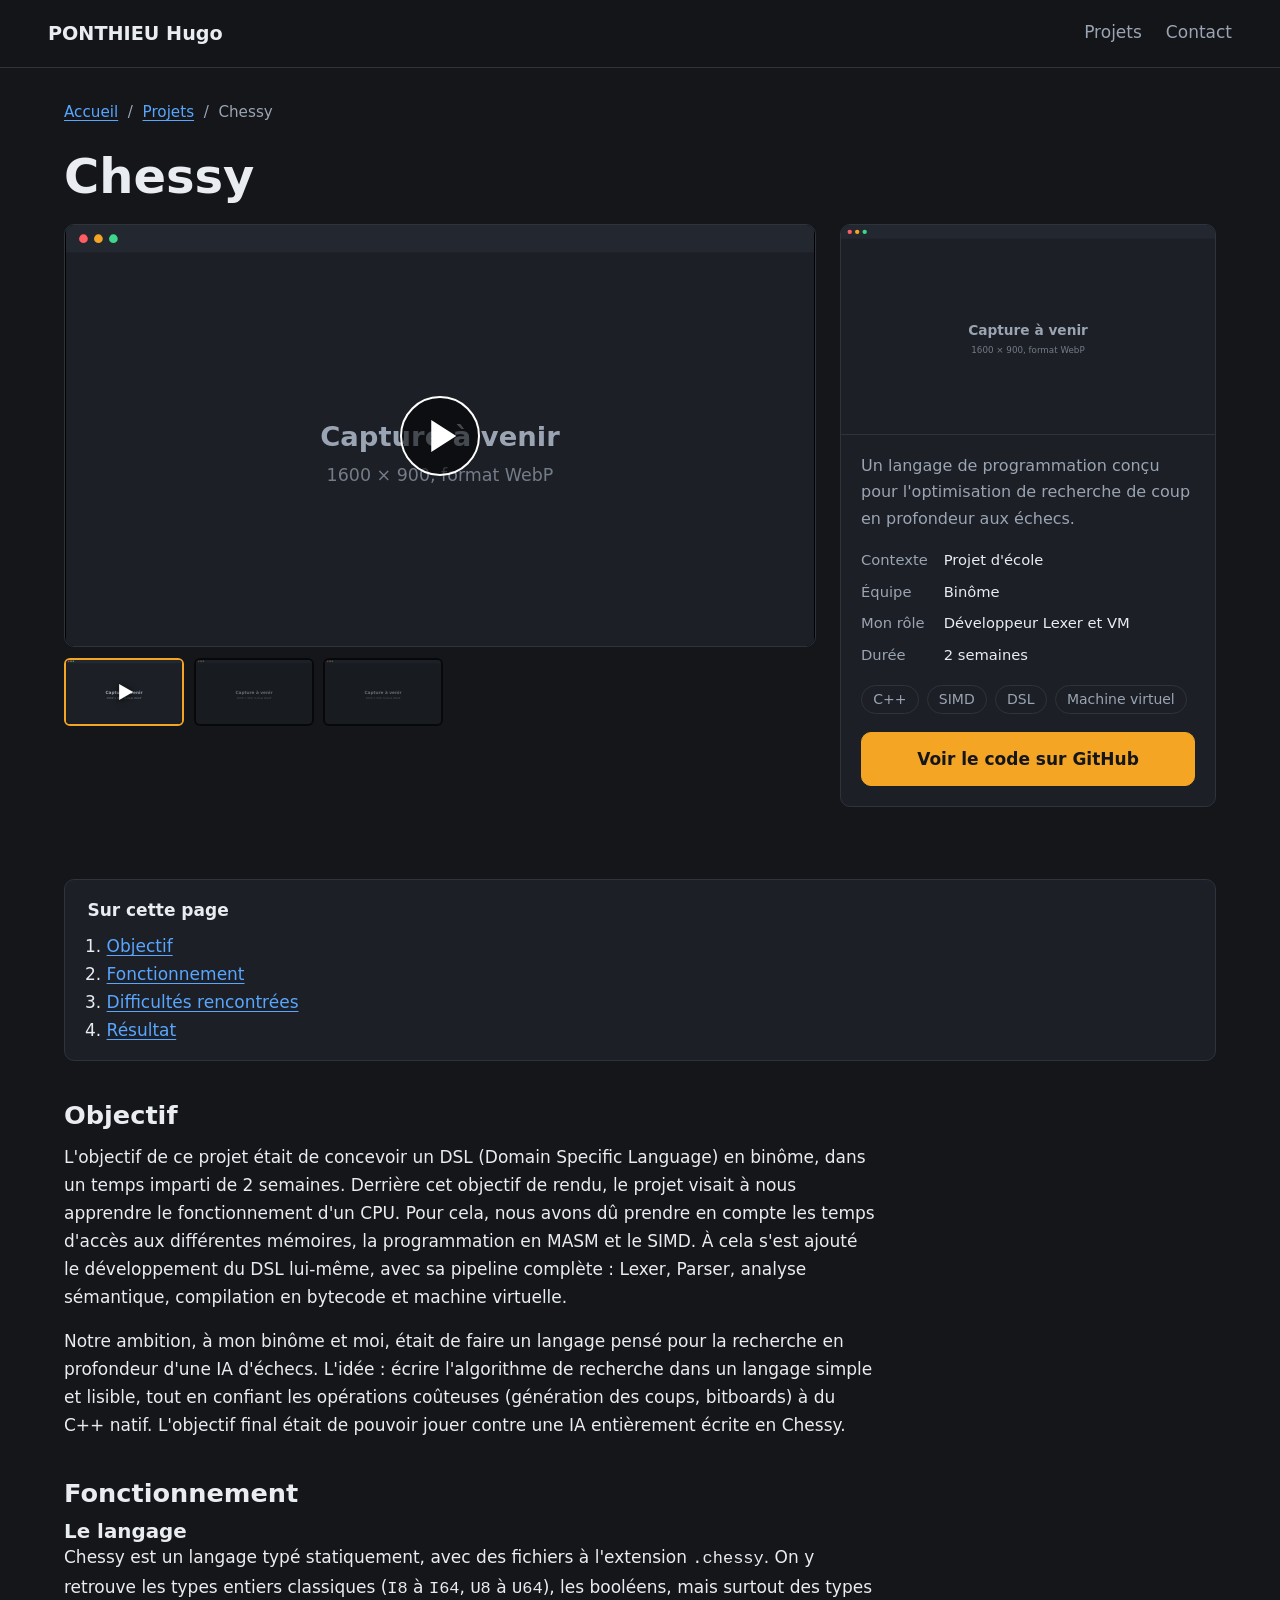
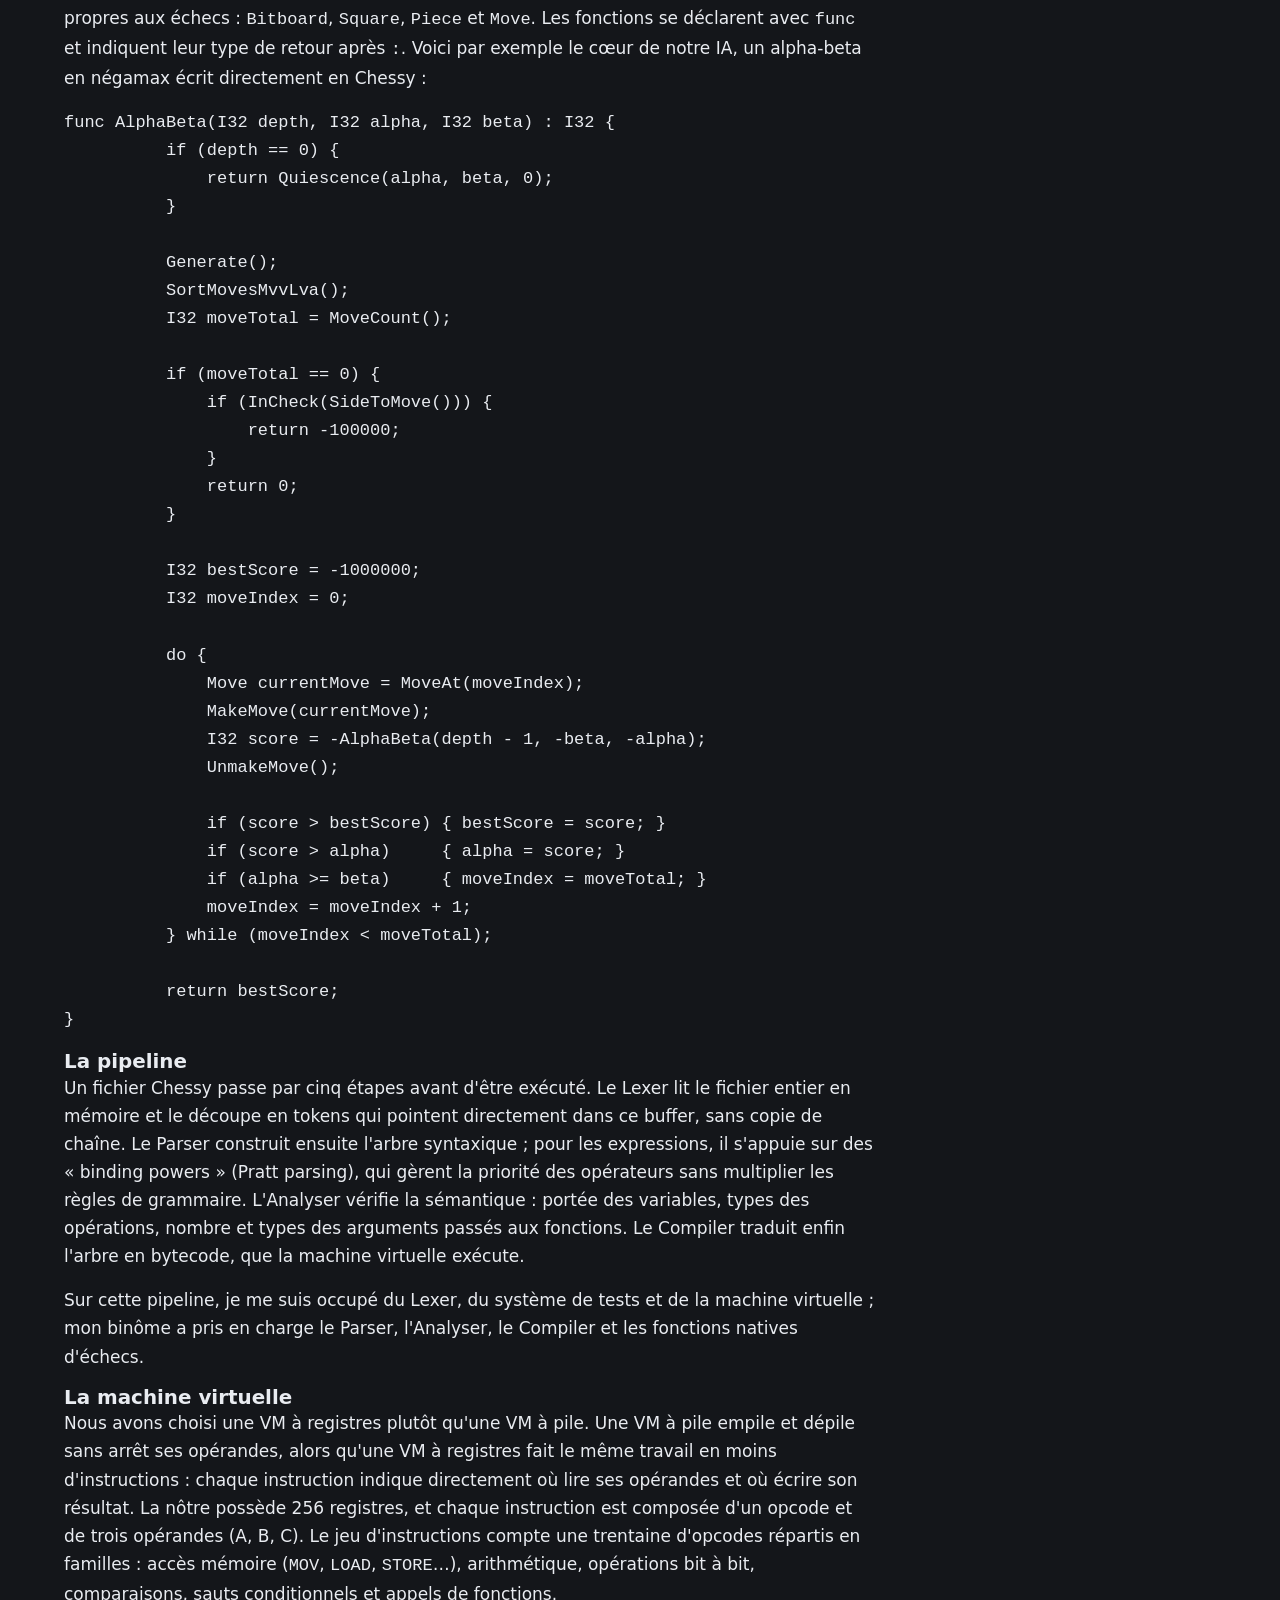
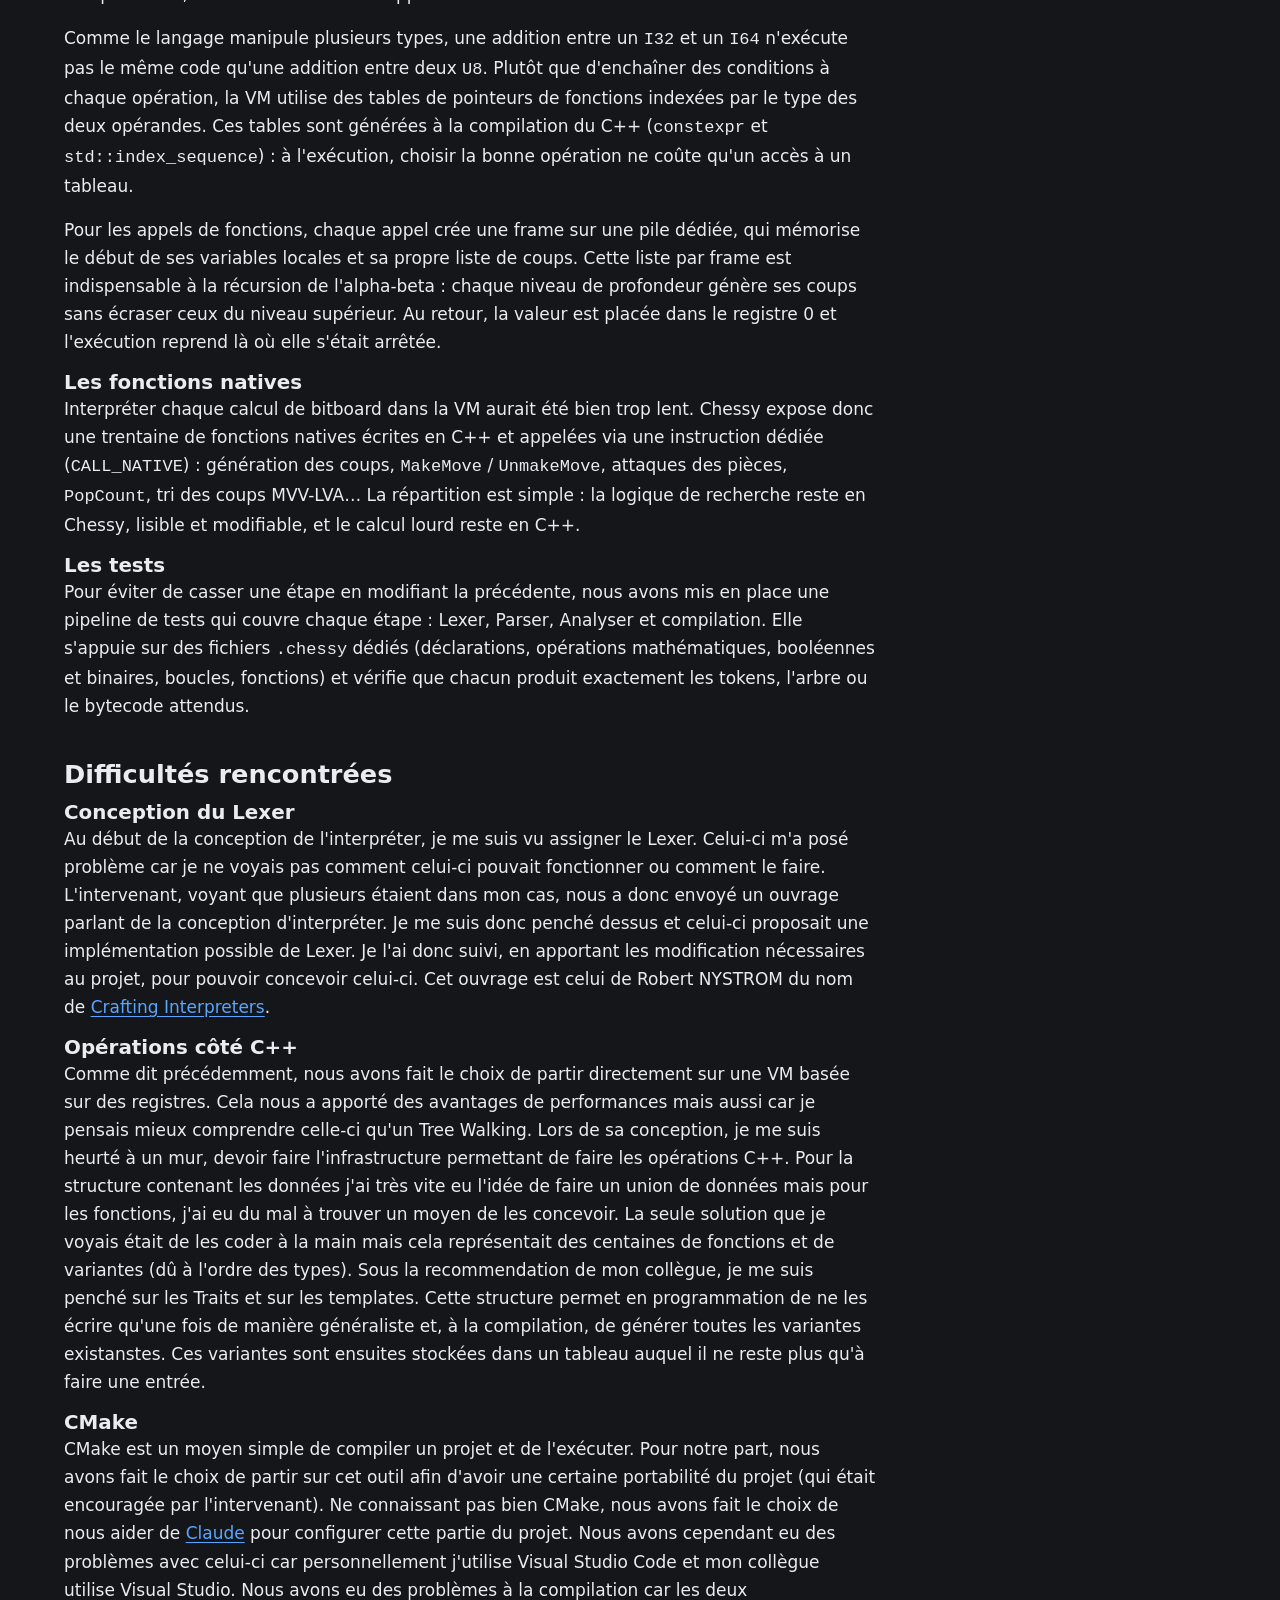
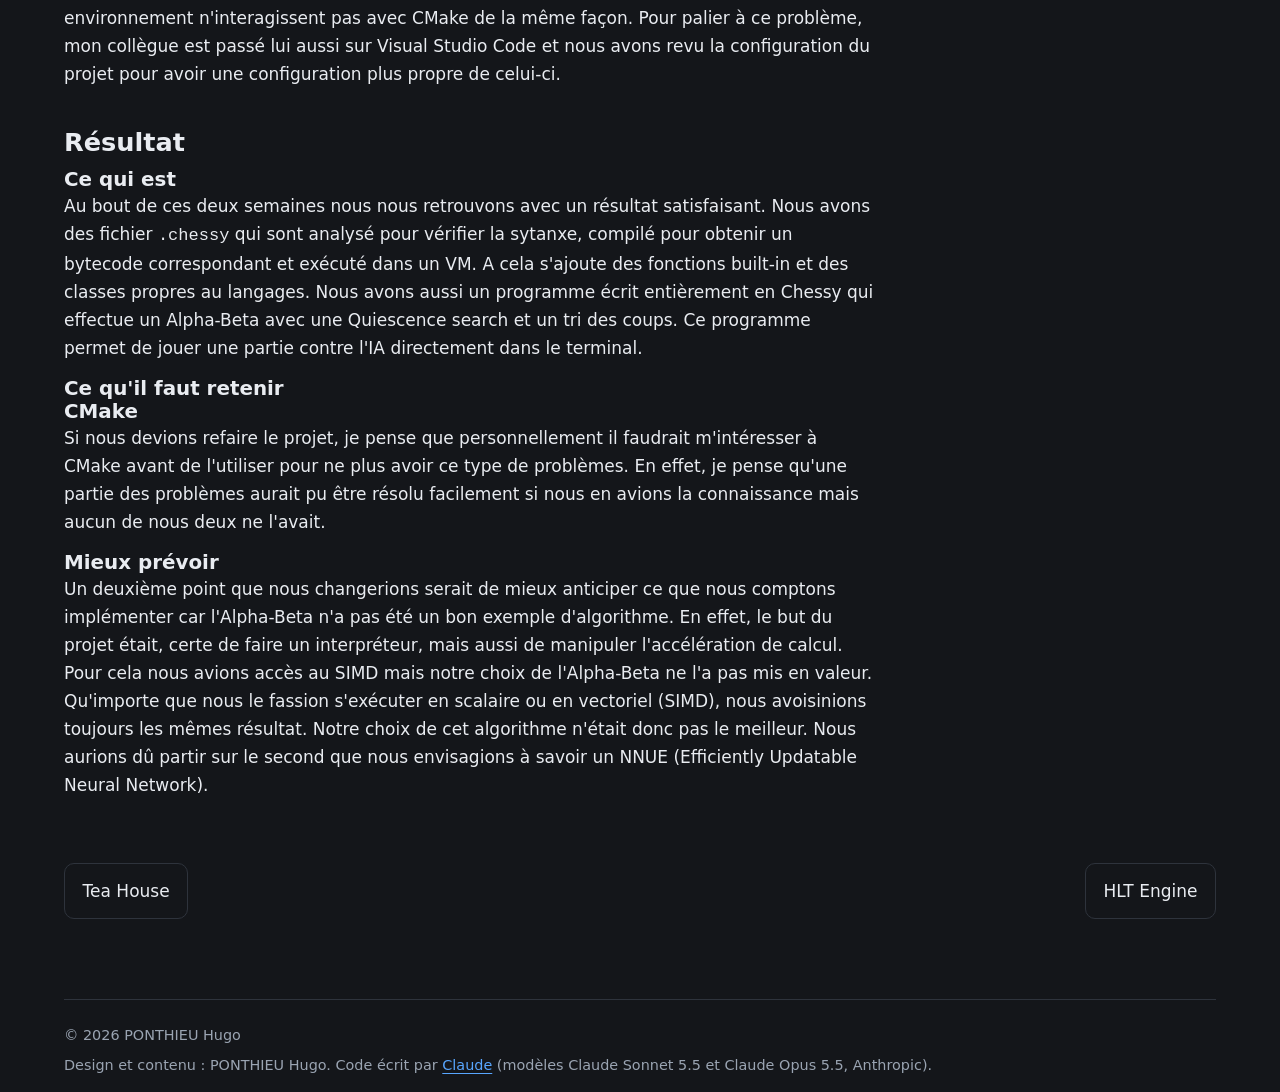
<file: Projects/Chessy/index.html>
<!DOCTYPE html>
<html lang="fr">
<head>
  <!--
    MODÈLE DE PAGE PROJET
    1. Copie ce dossier : projets/_modele/  ->  projets/mon-projet/   (sans le "_")
       (GitHub Pages ignore les dossiers qui commencent par "_" :
        le modèle lui-même n'est donc pas publié)
    2. Remplace tous les TODO.
    3. Les chemins ../../ remontent de deux dossiers pour retrouver css/, js/, images/ :
       garde-les tant que la page reste dans projets/<nom>/index.html
    4. Range les médias du projet dans images/projets/<nom>/
  -->
  <meta charset="utf-8">
  <meta name="viewport" content="width=device-width, initial-scale=1">
  <title>Chessy - PONTHIEU Hugo</title>
  <meta name="description" content="Chessy, DSL de recherche en profondeur pour échecs réalisé en 2 semaines ; développement en C++ par Hugo PONTHIEU">
  <meta name="color-scheme" content="dark">
  <meta name="theme-color" content="#14161a">
  <link rel="icon" href="../../images/favicon.svg" type="image/svg+xml">
  <link rel="stylesheet" href="../../css/style.css">
  <script src="../../js/main.js" defer></script>
</head>
<body>
  <a class="skip-link" href="#contenu">Aller au contenu</a>

  <header class="site-header">
    <a class="brand" href="../../">PONTHIEU Hugo</a>
    <nav aria-label="Navigation principale">
      <a href="../../#projets">Projets</a>
      <a href="../../#contact">Contact</a>
    </nav>
  </header>

  <main id="contenu">
    <!-- Fil d'Ariane : le dernier élément n'est pas un lien -->
    <nav class="breadcrumb" aria-label="Fil d'Ariane">
      <ol>
        <li><a href="../../">Accueil</a></li>
        <li><a href="../../#projets">Projets</a></li>
        <li aria-current="page">Chessy</li>
      </ol>
    </nav>

    <!-- PAGE EN COURS D'ÉCRITURE
         Activer   : <body data-wip>   (le contenu ci-dessous est masqué en ligne)
         Désactiver : retire data-wip. Ce bloc peut rester, il est invisible sinon.
         Pour relire le contenu en local : ajoute ?preview à l'adresse (main.js). -->
    <section class="wip-notice" aria-labelledby="titre-wip">
      <h1 id="titre-wip">Page en cours d'écriture</h1>
      <p>Cette page projet n'est pas encore terminée. Reviens bientôt !</p>
      <a class="button" href="../../#projets">Retour aux projets</a>
    </section>

    <!-- ===== EN-TÊTE : galerie à gauche, panneau d'infos à droite ===== -->
    <div class="project-hero">
      <h1>Chessy</h1>

      <div class="project-top">

        <!-- GALERIE
             - Chaque miniature est un lien <a class="gallery-thumb"> :
               sans JavaScript, il ouvre simplement l'image ou la vidéo.
             - Image :  href = l'image en grand ; l'<img> dedans sert de miniature
               (tu peux pointer vers une version plus petite, ~400 px de large, pour alléger).
             - Vidéo YouTube : href = lien youtube.com, data-youtube = l'identifiant de la vidéo
               (ce qui suit "v=" dans l'adresse), data-poster = ton image d'aperçu.
               La vidéo ne se charge qu'au clic, via youtube-nocookie.com :
               aucune requête vers Google tant que le visiteur ne lance pas la lecture.
             - data-label : texte alternatif de l'image en grand / titre de la vidéo.
             - Une seule miniature ? Les flèches et la bande disparaissent toutes seules.
             - Pas de vidéo pour ce projet ? Supprime simplement son <li>. -->
        <section class="gallery" aria-label="Galerie du projet">
          <div class="gallery-stage">
            <div class="gallery-viewer">
              <!-- Affiché sans JavaScript ; remplacé par la galerie sinon -->
              <img src="../../images/feature-placeholder.svg" width="1200" height="675" alt="">
            </div>
            <button type="button" class="gallery-nav gallery-prev" aria-label="Média précédent">‹</button>
            <button type="button" class="gallery-nav gallery-next" aria-label="Média suivant">›</button>
          </div>

          <ul class="gallery-thumbs">
            <li>
              <!-- MODÈLE vidéo YouTube (non répertoriée : OK, le lien suffit) -->
               <!-- TODO : Faire et mettre le lien de la vidéo de game loop (partie d'échec) -->
              <a class="gallery-thumb gallery-thumb--video"
                 href="https://www.youtube.com/watch?v=TODO-ID"
                 data-youtube="TODO-ID"
                 data-poster="../../images/feature-placeholder.svg"
                 data-label="TODO titre de la vidéo">
                <img src="../../images/feature-placeholder.svg" width="1200" height="675" alt="" loading="lazy">
                <span class="visually-hidden">Vidéo : Game Loop d'échec</span>
              </a>
            </li>
            <li>
              <!-- MODÈLE image : copie ce <li> pour chaque capture -->
              <!-- TODO : images/projets/chessy/capture-1.webp -->
              <a class="gallery-thumb"
                 href="../../images/feature-placeholder.svg"
                 data-label="TODO description de la capture 1">
                <img src="../../images/feature-placeholder.svg" width="1200" height="675" alt="" loading="lazy">
                <span class="visually-hidden">TODO description de la capture 1</span>
              </a>
            </li>
            <li>
              <!-- TODO : images/projets/chessy/capture-2.webp -->
              <a class="gallery-thumb"
                 href="../../images/feature-placeholder.svg"
                 data-label="TODO description de la capture 2">
                <img src="../../images/feature-placeholder.svg" width="1200" height="675" alt="" loading="lazy">
                <span class="visually-hidden">TODO description de la capture 2</span>
              </a>
            </li>
          </ul>
        </section>

        <!-- PANNEAU D'INFOS -->
        <aside class="project-info" aria-label="Fiche du projet">
          <!-- Image d'en-tête (masquée sur mobile) : une capture représentative -->
          <img class="project-info-cover" src="../../images/feature-placeholder.svg" width="1200" height="675" alt="">
          <div class="project-info-body">
            <p class="project-info-lead">Un langage de programmation conçu pour l'optimisation de recherche de coup en profondeur aux échecs.</p>

            <!-- Ajoute, retire ou renomme les lignes librement (une paire <dt>/<dd> par ligne) -->
            <dl class="project-facts">
              <dt>Contexte</dt><dd>Projet d'école</dd>
              <dt>Équipe</dt><dd>Binôme</dd>
              <dt>Mon rôle</dt><dd>Développeur Lexer et VM</dd>
              <dt>Durée</dt><dd>2 semaines</dd>
            </dl>

            <ul class="tags" aria-label="Mots-clés">
              <li>C++</li>
              <li>SIMD</li>
              <li>DSL</li>
              <li>Machine virtuel</li>
            </ul>

            <a class="button project-info-cta" href="https://github.com/PONTHIEU-Hugo/Chessy" rel="noopener">Voir le code sur GitHub</a>
            <!-- Code non public ? Remplace le bouton par :
                 <p class="project-info-note">Code non public (projet d'école).</p> -->
          </div>
        </aside>

      </div>
    </div>

        <!-- ===== TEXTE DU PROJET ===== -->
    <article class="project-page">
      <!-- Sommaire : main.js le remplit à partir des <h2> -->
      <nav class="toc" aria-label="Sur cette page">
        <p class="toc-title">Sur cette page</p>
        <ol id="toc"></ol>
      </nav>

      <!-- Les <h2> alimentent le sommaire : garde-les courts et distincts -->
      <section><h2>Objectif</h2>
        <p>
          L'objectif de ce projet était de concevoir un DSL (Domain Specific Language) en binôme, dans un temps imparti de 2 semaines.
          Derrière cet objectif de rendu, le projet visait à nous apprendre le fonctionnement d'un CPU.
          Pour cela, nous avons dû prendre en compte les temps d'accès aux différentes mémoires, la programmation en MASM et le SIMD.
          À cela s'est ajouté le développement du DSL lui-même, avec sa pipeline complète : Lexer, Parser, analyse sémantique, compilation en bytecode et machine virtuelle.
        </p>
        <p>
          Notre ambition, à mon binôme et moi, était de faire un langage pensé pour la recherche en profondeur d'une IA d'échecs.
          L'idée : écrire l'algorithme de recherche dans un langage simple et lisible, tout en confiant les opérations coûteuses (génération des coups, bitboards) à du C++ natif.
          L'objectif final était de pouvoir jouer contre une IA entièrement écrite en Chessy.
        </p>
      </section>

      <section><h2>Fonctionnement</h2>

        <h3>Le langage</h3>
        <p>
          Chessy est un langage typé statiquement, avec des fichiers à l'extension <code>.chessy</code>.
          On y retrouve les types entiers classiques (<code>I8</code> à <code>I64</code>, <code>U8</code> à <code>U64</code>), les booléens, mais surtout des types propres aux échecs : <code>Bitboard</code>, <code>Square</code>, <code>Piece</code> et <code>Move</code>.
          Les fonctions se déclarent avec <code>func</code> et indiquent leur type de retour après <code>:</code>.
          Voici par exemple le cœur de notre IA, un alpha-beta en négamax écrit directement en Chessy :
        </p>
        <pre><code>func AlphaBeta(I32 depth, I32 alpha, I32 beta) : I32 {
          if (depth == 0) {
              return Quiescence(alpha, beta, 0);
          }

          Generate();
          SortMovesMvvLva();
          I32 moveTotal = MoveCount();

          if (moveTotal == 0) {
              if (InCheck(SideToMove())) {
                  return -100000;
              }
              return 0;
          }

          I32 bestScore = -1000000;
          I32 moveIndex = 0;

          do {
              Move currentMove = MoveAt(moveIndex);
              MakeMove(currentMove);
              I32 score = -AlphaBeta(depth - 1, -beta, -alpha);
              UnmakeMove();

              if (score &gt; bestScore) { bestScore = score; }
              if (score &gt; alpha)     { alpha = score; }
              if (alpha &gt;= beta)     { moveIndex = moveTotal; }
              moveIndex = moveIndex + 1;
          } while (moveIndex &lt; moveTotal);

          return bestScore;
}</code></pre>

        <h3>La pipeline</h3>
        <p>
          Un fichier Chessy passe par cinq étapes avant d'être exécuté.
          Le Lexer lit le fichier entier en mémoire et le découpe en tokens qui pointent directement dans ce buffer, sans copie de chaîne.
          Le Parser construit ensuite l'arbre syntaxique ; pour les expressions, il s'appuie sur des « binding powers » (Pratt parsing), qui gèrent la priorité des opérateurs sans multiplier les règles de grammaire.
          L'Analyser vérifie la sémantique : portée des variables, types des opérations, nombre et types des arguments passés aux fonctions.
          Le Compiler traduit enfin l'arbre en bytecode, que la machine virtuelle exécute.
        </p>
        <p>
          Sur cette pipeline, je me suis occupé du Lexer, du système de tests et de la machine virtuelle ; mon binôme a pris en charge le Parser, l'Analyser, le Compiler et les fonctions natives d'échecs.
        </p>

        <h3>La machine virtuelle</h3>
        <p>
          Nous avons choisi une VM à registres plutôt qu'une VM à pile.
          Une VM à pile empile et dépile sans arrêt ses opérandes, alors qu'une VM à registres fait le même travail en moins d'instructions : chaque instruction indique directement où lire ses opérandes et où écrire son résultat.
          La nôtre possède 256 registres, et chaque instruction est composée d'un opcode et de trois opérandes (A, B, C).
          Le jeu d'instructions compte une trentaine d'opcodes répartis en familles : accès mémoire (<code>MOV</code>, <code>LOAD</code>, <code>STORE</code>…), arithmétique, opérations bit à bit, comparaisons, sauts conditionnels et appels de fonctions.
        </p>
        <p>
          Comme le langage manipule plusieurs types, une addition entre un <code>I32</code> et un <code>I64</code> n'exécute pas le même code qu'une addition entre deux <code>U8</code>.
          Plutôt que d'enchaîner des conditions à chaque opération, la VM utilise des tables de pointeurs de fonctions indexées par le type des deux opérandes.
          Ces tables sont générées à la compilation du C++ (<code>constexpr</code> et <code>std::index_sequence</code>) : à l'exécution, choisir la bonne opération ne coûte qu'un accès à un tableau.
        </p>
        <p>
          Pour les appels de fonctions, chaque appel crée une frame sur une pile dédiée, qui mémorise le début de ses variables locales et sa propre liste de coups.
          Cette liste par frame est indispensable à la récursion de l'alpha-beta : chaque niveau de profondeur génère ses coups sans écraser ceux du niveau supérieur.
          Au retour, la valeur est placée dans le registre 0 et l'exécution reprend là où elle s'était arrêtée.
        </p>

        <h3>Les fonctions natives</h3>
        <p>
          Interpréter chaque calcul de bitboard dans la VM aurait été bien trop lent.
          Chessy expose donc une trentaine de fonctions natives écrites en C++ et appelées via une instruction dédiée (<code>CALL_NATIVE</code>) : génération des coups, <code>MakeMove</code> / <code>UnmakeMove</code>, attaques des pièces, <code>PopCount</code>, tri des coups MVV-LVA…
          La répartition est simple : la logique de recherche reste en Chessy, lisible et modifiable, et le calcul lourd reste en C++.
        </p>

        <h3>Les tests</h3>
        <p>
          Pour éviter de casser une étape en modifiant la précédente, nous avons mis en place une pipeline de tests qui couvre chaque étape : Lexer, Parser, Analyser et compilation.
          Elle s'appuie sur des fichiers <code>.chessy</code> dédiés (déclarations, opérations mathématiques, booléennes et binaires, boucles, fonctions) et vérifie que chacun produit exactement les tokens, l'arbre ou le bytecode attendus.
        </p>
      </section>

      <section><h2>Difficultés rencontrées</h2>
        <h3>Conception du Lexer</h3>
        <p>
          Au début de la conception de l'interpréter, je me suis vu assigner le Lexer.
          Celui-ci m'a posé problème car je ne voyais pas comment celui-ci pouvait fonctionner ou comment le faire.
          L'intervenant, voyant que plusieurs étaient dans mon cas, nous a donc envoyé un ouvrage parlant de la conception d'interpréter.
          Je me suis donc penché dessus et celui-ci proposait une implémentation possible de Lexer.
          Je l'ai donc suivi, en apportant les modification nécessaires au projet, pour pouvoir concevoir celui-ci.
          Cet ouvrage est celui de Robert NYSTROM du nom de <a href="https://craftinginterpreters.com/" rel="noopener">Crafting Interpreters</a>.
        </p>

        <h3>Opérations côté C++</h3>
        <p>
          Comme dit précédemment, nous avons fait le choix de partir directement sur une VM basée sur des registres.
          Cela nous a apporté des avantages de performances mais aussi car je pensais mieux comprendre celle-ci qu'un Tree Walking.
          Lors de sa conception, je me suis heurté à un mur, devoir faire l'infrastructure permettant de faire les opérations C++.
          Pour la structure contenant les données j'ai très vite eu l'idée de faire un union de données mais pour les fonctions, j'ai eu du mal à trouver un moyen de les concevoir.
          La seule solution que je voyais était de les coder à la main mais cela représentait des centaines de fonctions et de variantes (dû à l'ordre des types).
          Sous la recommendation de mon collègue, je me suis penché sur les Traits et sur les templates.
          Cette structure permet en programmation de ne les écrire qu'une fois de manière généraliste et, à la compilation, de générer toutes les variantes existanstes.
          Ces variantes sont ensuites stockées dans un tableau auquel il ne reste plus qu'à faire une entrée.
        </p>

        <h3>CMake</h3>
        <p>
          CMake est un moyen simple de compiler un projet et de l'exécuter.
          Pour notre part, nous avons fait le choix de partir sur cet outil afin d'avoir une certaine portabilité du projet (qui était encouragée par l'intervenant).
          Ne connaissant pas bien CMake, nous avons fait le choix de nous aider de <a href="https://www.anthropic.com/claude" rel="noopener">Claude</a> pour configurer cette partie du projet.
          Nous avons cependant eu des problèmes avec celui-ci car personnellement j'utilise Visual Studio Code et mon collègue utilise Visual Studio.
          Nous avons eu des problèmes à la compilation car les deux environnement n'interagissent pas avec CMake de la même façon.
          Pour palier à ce problème, mon collègue est passé lui aussi sur Visual Studio Code et nous avons revu la configuration du projet pour avoir une configuration plus propre de celui-ci.
        </p>
      </section>

      <section><h2>Résultat</h2>
        <h3>Ce qui est</h3>
        <p>
          Au bout de ces deux semaines nous nous retrouvons avec un résultat satisfaisant.
          Nous avons des fichier <code>.chessy</code> qui sont analysé pour vérifier la sytanxe, compilé pour obtenir un bytecode correspondant et exécuté dans un VM.
          A cela s'ajoute des fonctions built-in et des classes propres au langages.
          Nous avons aussi un programme écrit entièrement en Chessy qui effectue un Alpha-Beta avec une Quiescence search et un tri des coups.
          Ce programme permet de jouer une partie contre l'IA directement dans le terminal.
        </p>

        <h3>Ce qu'il faut retenir</h3>
        <h3>CMake</h3>
        <p>
          Si nous devions refaire le projet, je pense que personnellement il faudrait m'intéresser à CMake avant de l'utiliser pour ne plus avoir ce type de problèmes.
          En effet, je pense qu'une partie des problèmes aurait pu être résolu facilement si nous en avions la connaissance mais aucun de nous deux ne l'avait.
        </p>
        
        <h3>Mieux prévoir</h3>
        <p>
          Un deuxième point que nous changerions serait de mieux anticiper ce que nous comptons implémenter car l'Alpha-Beta n'a pas été un bon exemple d'algorithme.
          En effet, le but du projet était, certe de faire un interpréteur, mais aussi de manipuler l'accélération de calcul.
          Pour cela nous avions accès au SIMD mais notre choix de l'Alpha-Beta ne l'a pas mis en valeur.
          Qu'importe que nous le fassion s'exécuter en scalaire ou en vectoriel (SIMD), nous avoisinions toujours les mêmes résultat.
          Notre choix de cet algorithme n'était donc pas le meilleur.
          Nous aurions dû partir sur le second que nous envisagions à savoir un NNUE (Efficiently Updatable Neural Network).
        </p>
      </section>
    </article>

    <!-- Projet précédent / suivant : supprime un lien aux extrémités de la liste -->
    <nav class="pager" aria-label="Autres projets">
      <a rel="prev" href="../TeaHouse/">Tea House</a>
      <a rel="next" href="../HLT_Engine/">HLT Engine</a>
    </nav>
  </main>

  <footer class="site-footer">
    <p>© <span id="year">2026</span> PONTHIEU Hugo</p>
    <p class="credit">Design et contenu : PONTHIEU Hugo. Code écrit par <a href="https://www.anthropic.com/claude" rel="noopener">Claude</a> (modèles Claude Sonnet 5.5 et Claude Opus 5.5, Anthropic).</p>
  </footer>
</body>
</html>
</file>
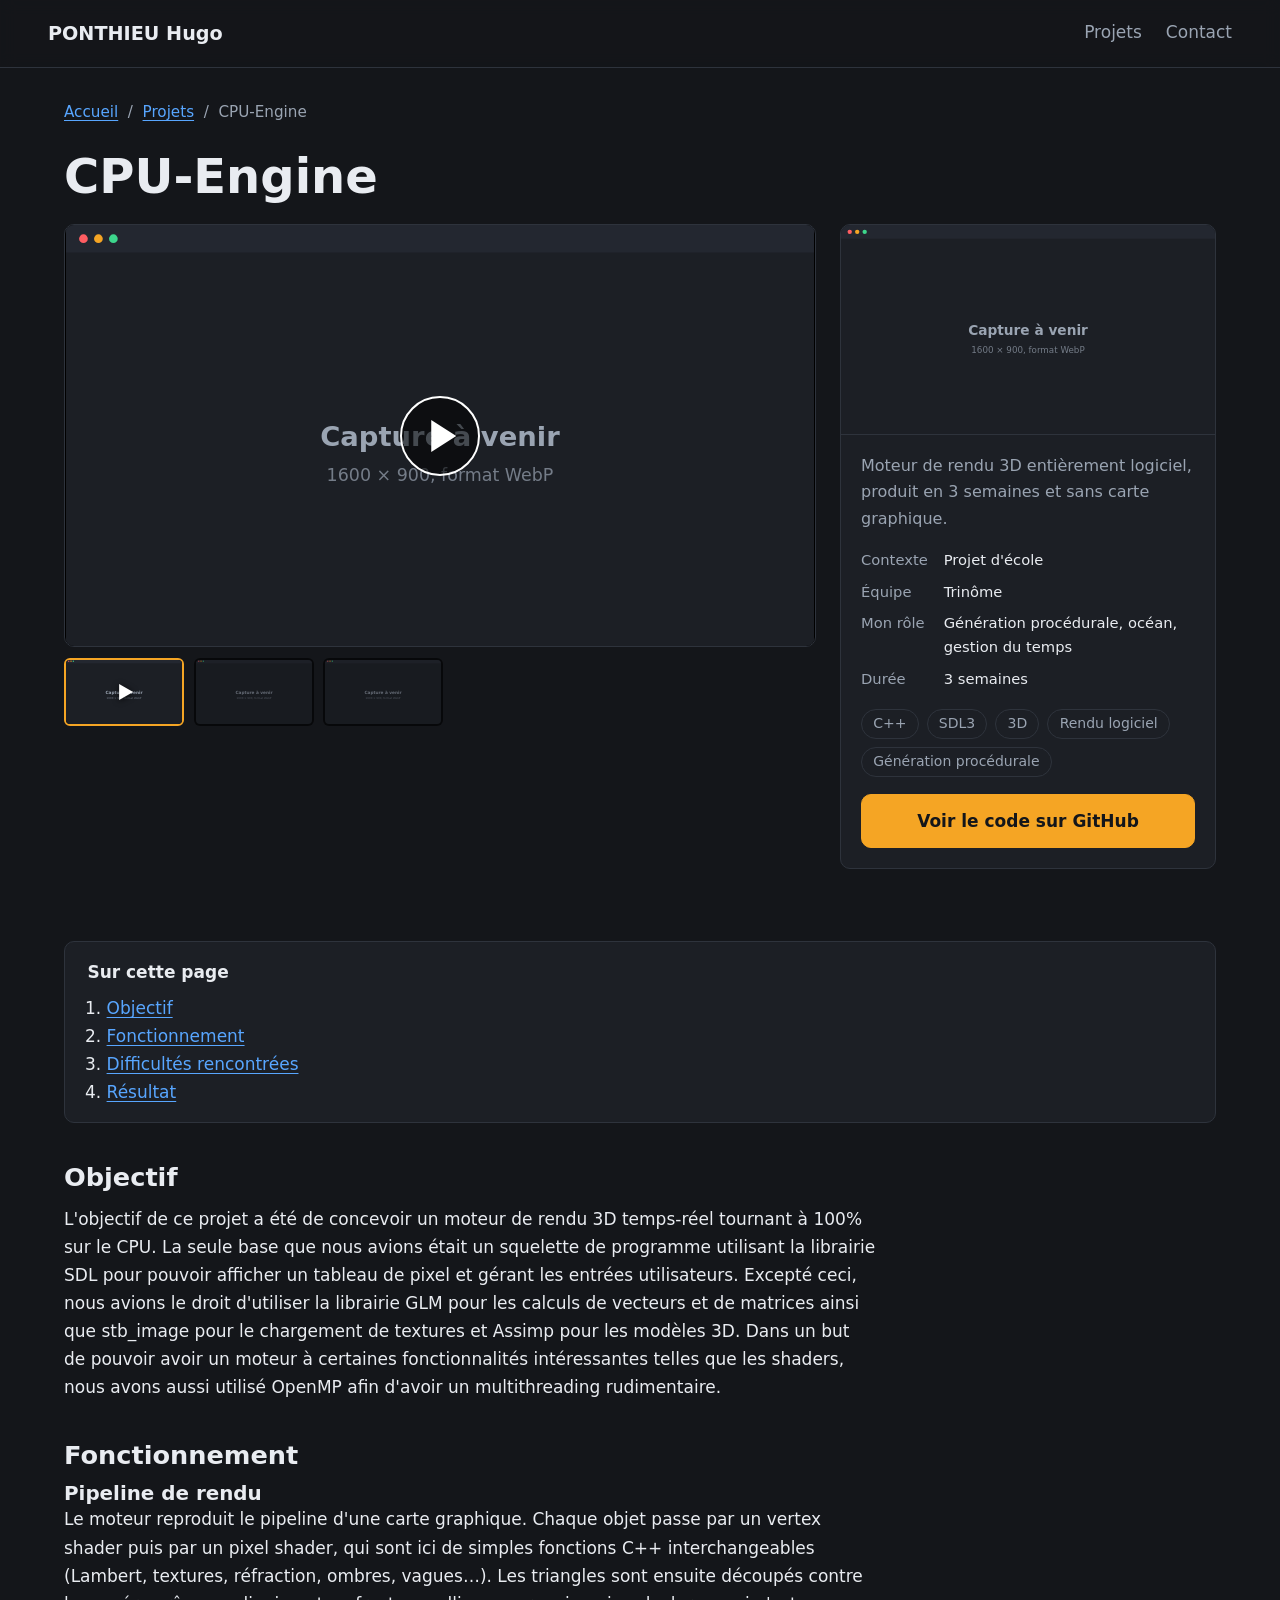
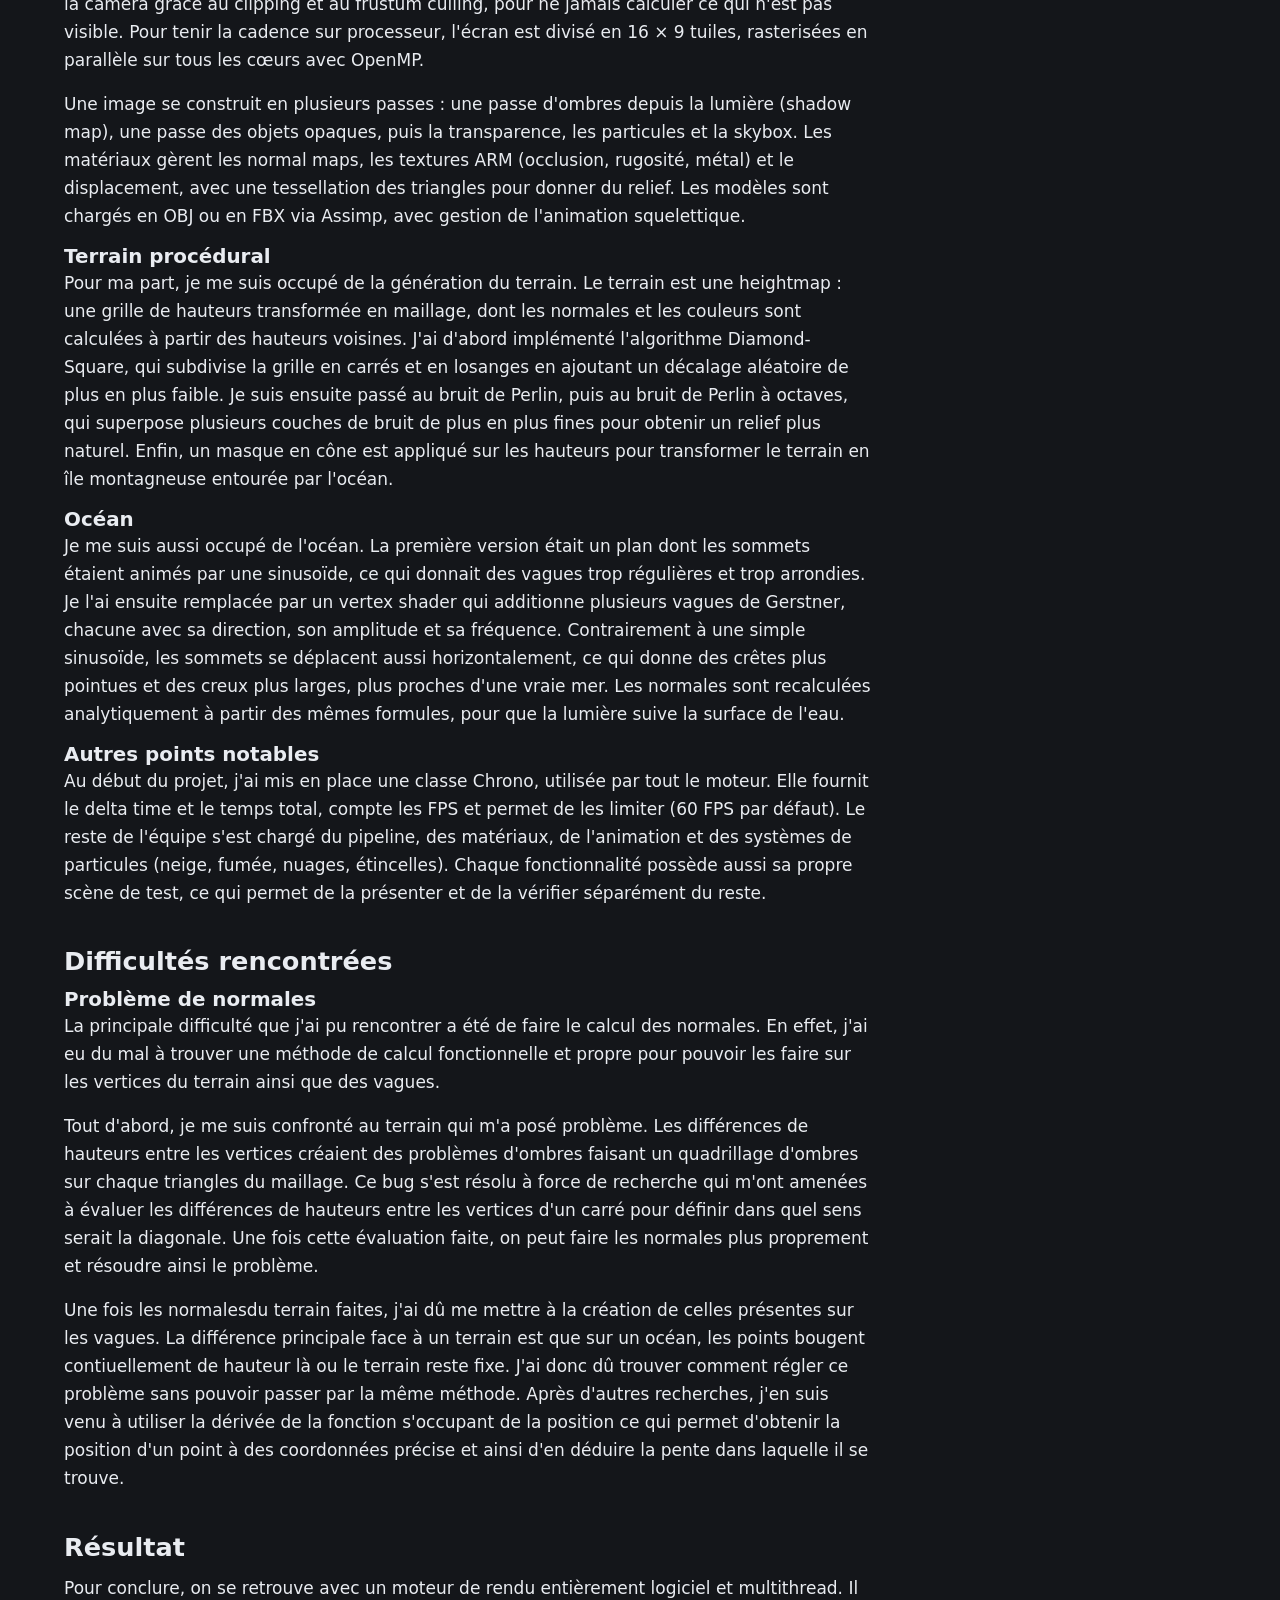
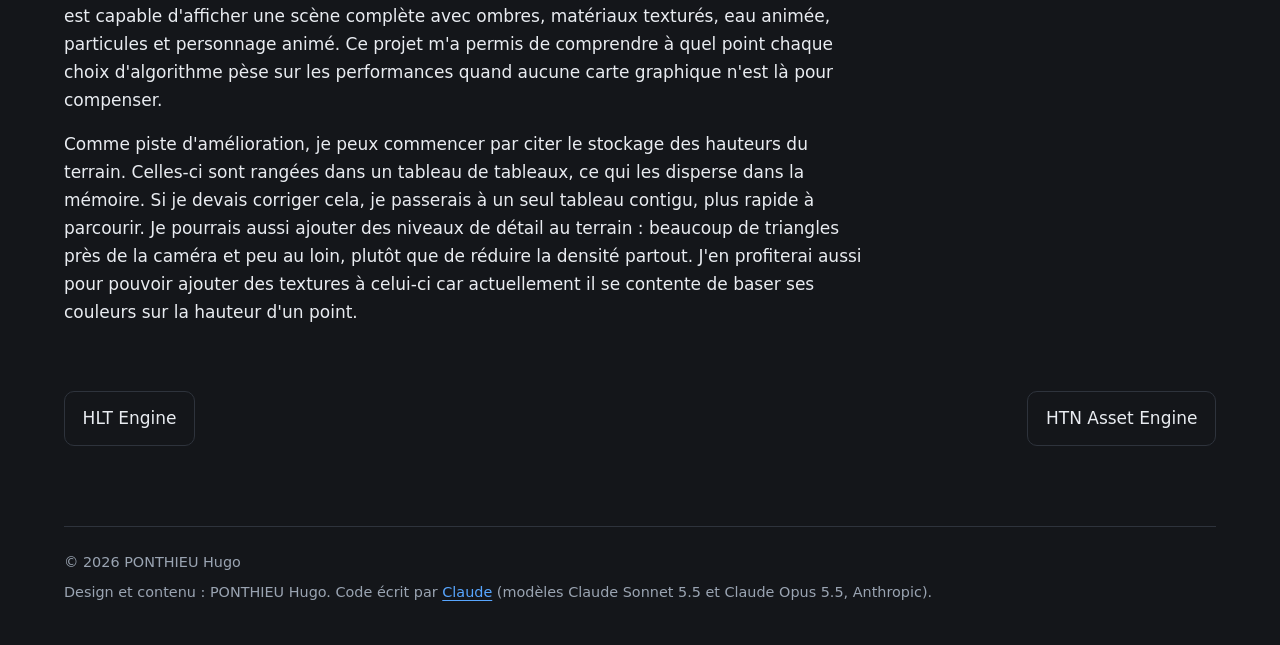
<file: Projects/CPU-Engine/index.html>
<!DOCTYPE html>
<html lang="fr">
<head>
  <meta charset="utf-8">
  <meta name="viewport" content="width=device-width, initial-scale=1">
  <title>CPU-Engine - PONTHIEU Hugo</title>
  <meta name="description" content="CPU-Engine, moteur de rendu 3D entièrement logiciel réalisé en 3 semaines ; développement en C++ par Hugo PONTHIEU.">
  <meta name="color-scheme" content="dark">
  <meta name="theme-color" content="#14161a">
  <link rel="icon" href="../../images/favicon.svg" type="image/svg+xml">
  <link rel="stylesheet" href="../../css/style.css">
  <script src="../../js/main.js" defer></script>
</head>
<body>
  <a class="skip-link" href="#contenu">Aller au contenu</a>

  <header class="site-header">
    <a class="brand" href="../../">PONTHIEU Hugo</a>
    <nav aria-label="Navigation principale">
      <a href="../../#projets">Projets</a>
      <a href="../../#contact">Contact</a>
    </nav>
  </header>

  <main id="contenu">
    <!-- Fil d'Ariane : le dernier élément n'est pas un lien -->
    <nav class="breadcrumb" aria-label="Fil d'Ariane">
      <ol>
        <li><a href="../../">Accueil</a></li>
        <li><a href="../../#projets">Projets</a></li>
        <li aria-current="page">CPU-Engine</li>
      </ol>
    </nav>

    <!-- ===== EN-TÊTE : galerie à gauche, panneau d'infos à droite ===== -->
    <div class="project-hero">
      <h1>CPU-Engine</h1>

      <div class="project-top">

        <!-- GALERIE
             - Chaque miniature est un lien <a class="gallery-thumb"> :
               sans JavaScript, il ouvre simplement l'image ou la vidéo.
             - Image :  href = l'image en grand ; l'<img> dedans sert de miniature
               (tu peux pointer vers une version plus petite, ~400 px de large, pour alléger).
             - Vidéo YouTube : href = lien youtube.com, data-youtube = l'identifiant de la vidéo
               (ce qui suit "v=" dans l'adresse), data-poster = ton image d'aperçu.
               La vidéo ne se charge qu'au clic, via youtube-nocookie.com :
               aucune requête vers Google tant que le visiteur ne lance pas la lecture.
             - data-label : texte alternatif de l'image en grand / titre de la vidéo.
             - Une seule miniature ? Les flèches et la bande disparaissent toutes seules.
             - Pas de vidéo pour ce projet ? Supprime simplement son <li>. -->
        <section class="gallery" aria-label="Galerie du projet">
          <div class="gallery-stage">
            <div class="gallery-viewer">
              <!-- Affiché sans JavaScript ; remplacé par la galerie sinon -->
              <img src="../../images/feature-placeholder.svg" width="1200" height="675" alt="">
            </div>
            <button type="button" class="gallery-nav gallery-prev" aria-label="Média précédent">‹</button>
            <button type="button" class="gallery-nav gallery-next" aria-label="Média suivant">›</button>
          </div>

          <ul class="gallery-thumbs">
            <li>
              <!-- MODÈLE vidéo YouTube (non répertoriée : OK, le lien suffit) -->
              <a class="gallery-thumb gallery-thumb--video"
                 href="https://www.youtube.com/watch?v=TODO-ID"
                 data-youtube="TODO-ID"
                 data-poster="../../images/feature-placeholder.svg"
                 data-label="TODO titre de la vidéo">
                <img src="../../images/feature-placeholder.svg" width="1200" height="675" alt="" loading="lazy">
                <span class="visually-hidden">Vidéo : TODO titre de la vidéo</span>
              </a>
            </li>
            <li>
              <!-- MODÈLE image : copie ce <li> pour chaque capture -->
              <a class="gallery-thumb"
                 href="../../images/feature-placeholder.svg"
                 data-label="TODO description de la capture 1">
                <img src="../../images/feature-placeholder.svg" width="1200" height="675" alt="" loading="lazy">
                <span class="visually-hidden">TODO description de la capture 1</span>
              </a>
            </li>
            <li>
              <a class="gallery-thumb"
                 href="../../images/feature-placeholder.svg"
                 data-label="TODO description de la capture 2">
                <img src="../../images/feature-placeholder.svg" width="1200" height="675" alt="" loading="lazy">
                <span class="visually-hidden">TODO description de la capture 2</span>
              </a>
            </li>
          </ul>
        </section>

        <!-- PANNEAU D'INFOS -->
        <aside class="project-info" aria-label="Fiche du projet">
          <!-- Image d'en-tête (masquée sur mobile) : une capture représentative -->
          <img class="project-info-cover" src="../../images/feature-placeholder.svg" width="1200" height="675" alt="">
          <div class="project-info-body">
            <p class="project-info-lead">Moteur de rendu 3D entièrement logiciel, produit en 3 semaines et sans carte graphique.</p>

            <!-- Ajoute, retire ou renomme les lignes librement (une paire <dt>/<dd> par ligne) -->
            <dl class="project-facts">
              <dt>Contexte</dt><dd>Projet d'école</dd>
              <dt>Équipe</dt><dd>Trinôme</dd>
              <dt>Mon rôle</dt><dd>Génération procédurale, océan, gestion du temps</dd>
              <dt>Durée</dt><dd>3 semaines</dd>
            </dl>

            <ul class="tags" aria-label="Mots-clés">
              <li>C++</li>
              <li>SDL3</li>
              <li>3D</li>
              <li>Rendu logiciel</li>
              <li>Génération procédurale</li>
            </ul>

            <a class="button project-info-cta" href="https://github.com/PONTHIEU-Hugo/CPU-Engine" rel="noopener">Voir le code sur GitHub</a>
          </div>
        </aside>

      </div>
    </div>

    <!-- ===== TEXTE DU PROJET ===== -->
    <article class="project-page">
      <!-- Sommaire : main.js le remplit à partir des <h2> -->
      <nav class="toc" aria-label="Sur cette page">
        <p class="toc-title">Sur cette page</p>
        <ol id="toc"></ol>
      </nav>

      <!-- Les <h2> alimentent le sommaire : garde-les courts et distincts -->
      <section><h2>Objectif</h2>
        <p>
          L'objectif de ce projet a été de concevoir un moteur de rendu 3D temps-réel tournant à 100% sur le CPU.
          La seule base que nous avions était un squelette de programme utilisant la librairie SDL pour pouvoir afficher un tableau de pixel et gérant les entrées utilisateurs.
          Excepté ceci, nous avions le droit d'utiliser la librairie GLM pour les calculs de vecteurs et de matrices ainsi que stb_image pour le chargement de textures et Assimp pour les modèles 3D.
          Dans un but de pouvoir avoir un moteur à certaines fonctionnalités intéressantes telles que les shaders, nous avons aussi utilisé OpenMP afin d'avoir un multithreading rudimentaire.
        </p>
      </section>
      <section><h2>Fonctionnement</h2>
        <h3>Pipeline de rendu</h3>
        <p>
          Le moteur reproduit le pipeline d'une carte graphique.
          Chaque objet passe par un vertex shader puis par un pixel shader, qui sont ici de simples fonctions C++ interchangeables (Lambert, textures, réfraction, ombres, vagues…).
          Les triangles sont ensuite découpés contre la caméra grâce au clipping et au frustum culling, pour ne jamais calculer ce qui n'est pas visible.
          Pour tenir la cadence sur processeur, l'écran est divisé en 16 × 9 tuiles, rasterisées en parallèle sur tous les cœurs avec OpenMP.
        </p>
        <p>
          Une image se construit en plusieurs passes : une passe d'ombres depuis la lumière (shadow map), une passe des objets opaques, puis la transparence, les particules et la skybox.
          Les matériaux gèrent les normal maps, les textures ARM (occlusion, rugosité, métal) et le displacement, avec une tessellation des triangles pour donner du relief.
          Les modèles sont chargés en OBJ ou en FBX via Assimp, avec gestion de l'animation squelettique.
        </p>

        <h3>Terrain procédural</h3>
        <p>
          Pour ma part, je me suis occupé de la génération du terrain.
          Le terrain est une heightmap : une grille de hauteurs transformée en maillage, dont les normales et les couleurs sont calculées à partir des hauteurs voisines.
          J'ai d'abord implémenté l'algorithme Diamond-Square, qui subdivise la grille en carrés et en losanges en ajoutant un décalage aléatoire de plus en plus faible.
          Je suis ensuite passé au bruit de Perlin, puis au bruit de Perlin à octaves, qui superpose plusieurs couches de bruit de plus en plus fines pour obtenir un relief plus naturel.
          Enfin, un masque en cône est appliqué sur les hauteurs pour transformer le terrain en île montagneuse entourée par l'océan.
        </p>

        <h3>Océan</h3>
        <p>
          Je me suis aussi occupé de l'océan.
          La première version était un plan dont les sommets étaient animés par une sinusoïde, ce qui donnait des vagues trop régulières et trop arrondies.
          Je l'ai ensuite remplacée par un vertex shader qui additionne plusieurs vagues de Gerstner, chacune avec sa direction, son amplitude et sa fréquence.
          Contrairement à une simple sinusoïde, les sommets se déplacent aussi horizontalement, ce qui donne des crêtes plus pointues et des creux plus larges, plus proches d'une vraie mer.
          Les normales sont recalculées analytiquement à partir des mêmes formules, pour que la lumière suive la surface de l'eau.
        </p>

        <h3>Autres points notables</h3>
        <p>
          Au début du projet, j'ai mis en place une classe Chrono, utilisée par tout le moteur.
          Elle fournit le delta time et le temps total, compte les FPS et permet de les limiter (60 FPS par défaut).
          Le reste de l'équipe s'est chargé du pipeline, des matériaux, de l'animation et des systèmes de particules (neige, fumée, nuages, étincelles).
          Chaque fonctionnalité possède aussi sa propre scène de test, ce qui permet de la présenter et de la vérifier séparément du reste.
        </p>
      </section>
      <section><h2>Difficultés rencontrées</h2>
        <h3>Problème de normales</h3>
        <p>
          La principale difficulté que j'ai pu rencontrer a été de faire le calcul des normales.
          En effet, j'ai eu du mal à trouver une méthode de calcul fonctionnelle et propre pour pouvoir les faire sur les vertices du terrain ainsi que des vagues.
        </p>
        <p>
          Tout d'abord, je me suis confronté au terrain qui m'a posé problème.
          Les différences de hauteurs entre les vertices créaient des problèmes d'ombres faisant un quadrillage d'ombres sur chaque triangles du maillage.
          Ce bug s'est résolu à force de recherche qui m'ont amenées à évaluer les différences de hauteurs entre les vertices d'un carré pour définir dans quel sens serait la diagonale.
          Une fois cette évaluation faite, on peut faire les normales plus proprement et résoudre ainsi le problème.
        </p>
        <p>
          Une fois les normalesdu terrain faites, j'ai dû me mettre à la création de celles présentes sur les vagues.
          La différence principale face à un terrain est que sur un océan, les points bougent contiuellement de hauteur là ou le terrain reste fixe.
          J'ai donc dû trouver comment régler ce problème sans pouvoir passer par la même méthode.
          Après d'autres recherches, j'en suis venu à utiliser la dérivée de la fonction s'occupant de la position ce qui permet d'obtenir la position d'un point à des coordonnées précise et ainsi d'en déduire la pente dans laquelle il se trouve.
        </p>
      </section>
      <section><h2>Résultat</h2>
        <p>
          Pour conclure, on se retrouve avec un moteur de rendu entièrement logiciel et multithread.
          Il est capable d'afficher une scène complète avec ombres, matériaux texturés, eau animée, particules et personnage animé.
          Ce projet m'a permis de comprendre à quel point chaque choix d'algorithme pèse sur les performances quand aucune carte graphique n'est là pour compenser.
        </p>

        <p>
          Comme piste d'amélioration, je peux commencer par citer le stockage des hauteurs du terrain.
          Celles-ci sont rangées dans un tableau de tableaux, ce qui les disperse dans la mémoire.
          Si je devais corriger cela, je passerais à un seul tableau contigu, plus rapide à parcourir.
          Je pourrais aussi ajouter des niveaux de détail au terrain : beaucoup de triangles près de la caméra et peu au loin, plutôt que de réduire la densité partout.
          J'en profiterai aussi pour pouvoir ajouter des textures à celui-ci car actuellement il se contente de baser ses couleurs sur la hauteur d'un point.
        </p>
      </section>
    </article>

    <!-- Projet précédent / suivant : supprime un lien aux extrémités de la liste -->
    <nav class="pager" aria-label="Autres projets">
      <a rel="prev" href="../HLT_Engine/">HLT Engine</a>
      <a rel="next" href="../HTN_AssetEngine/">HTN Asset Engine</a>
    </nav>
  </main>

  <footer class="site-footer">
    <p>© <span id="year">2026</span> PONTHIEU Hugo</p>
    <p class="credit">Design et contenu : PONTHIEU Hugo. Code écrit par <a href="https://www.anthropic.com/claude" rel="noopener">Claude</a> (modèles Claude Sonnet 5.5 et Claude Opus 5.5, Anthropic).</p>
  </footer>
</body>
</html>
</file>
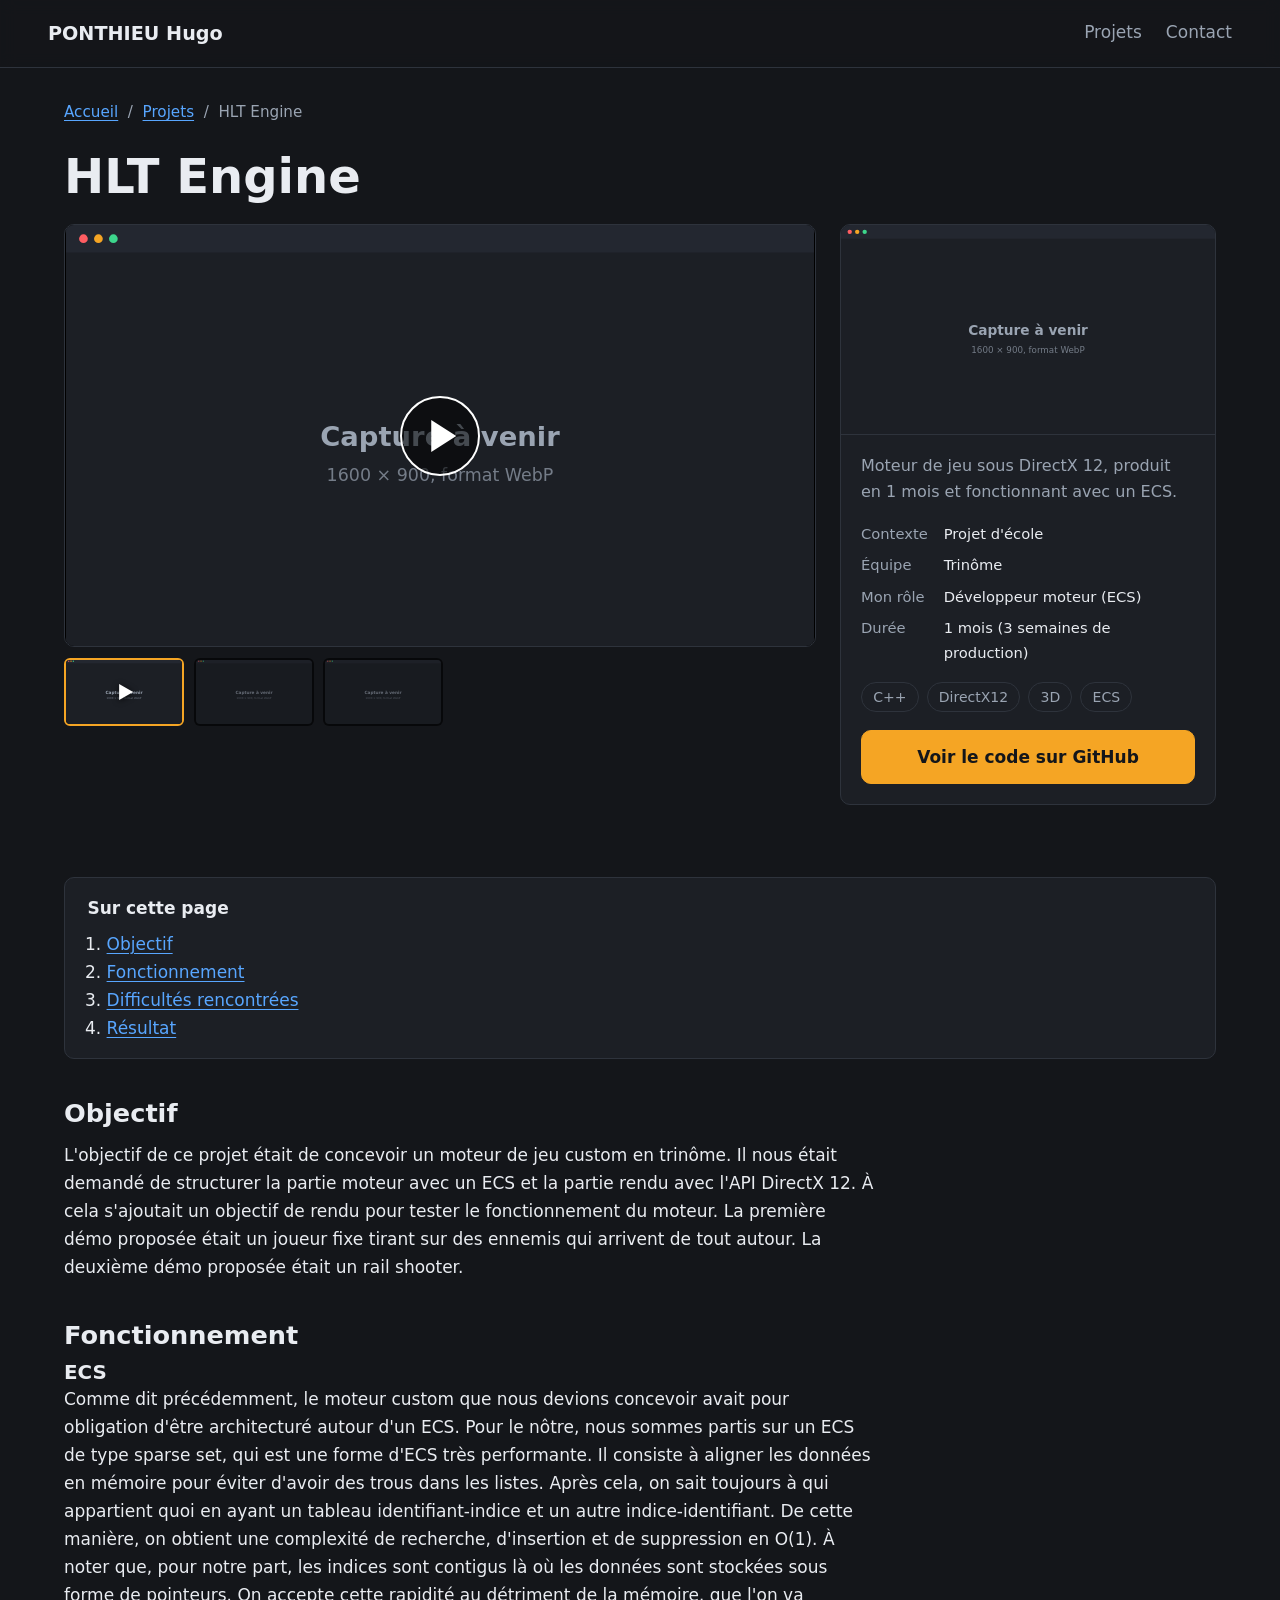
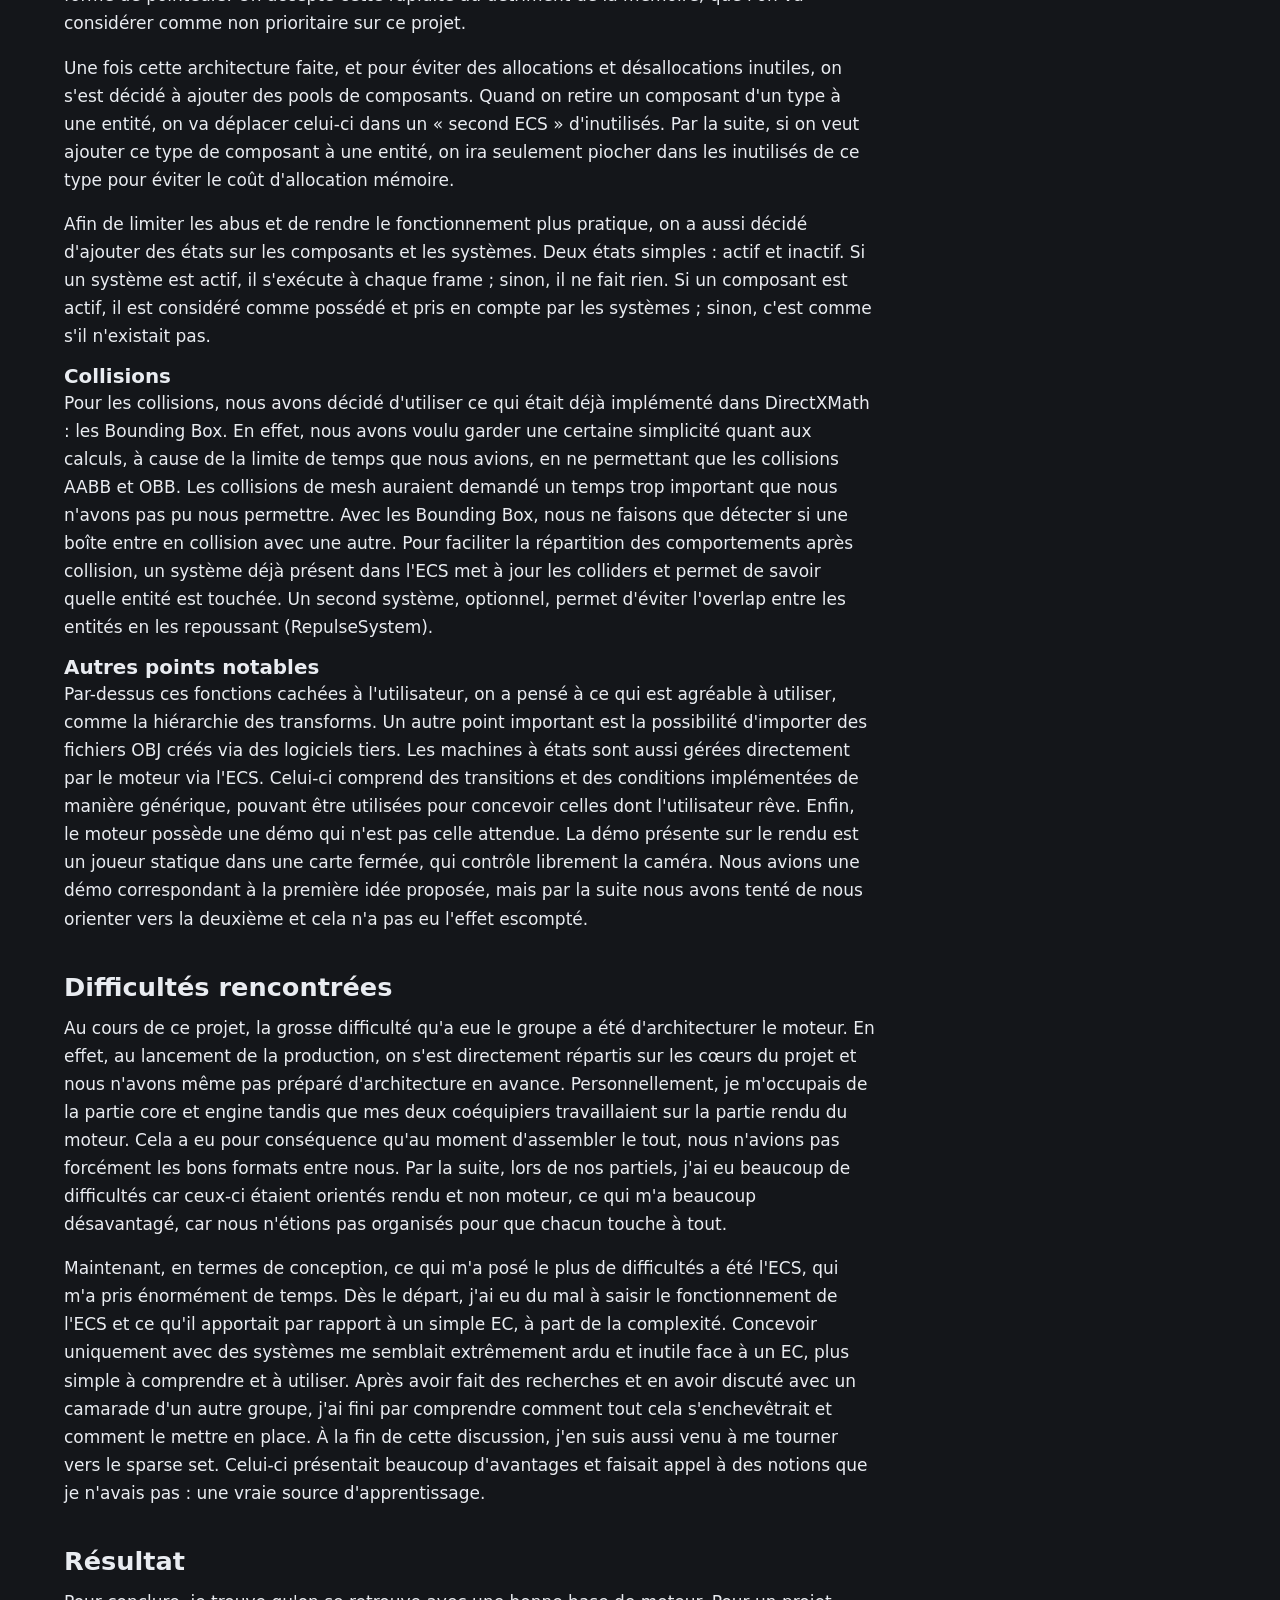
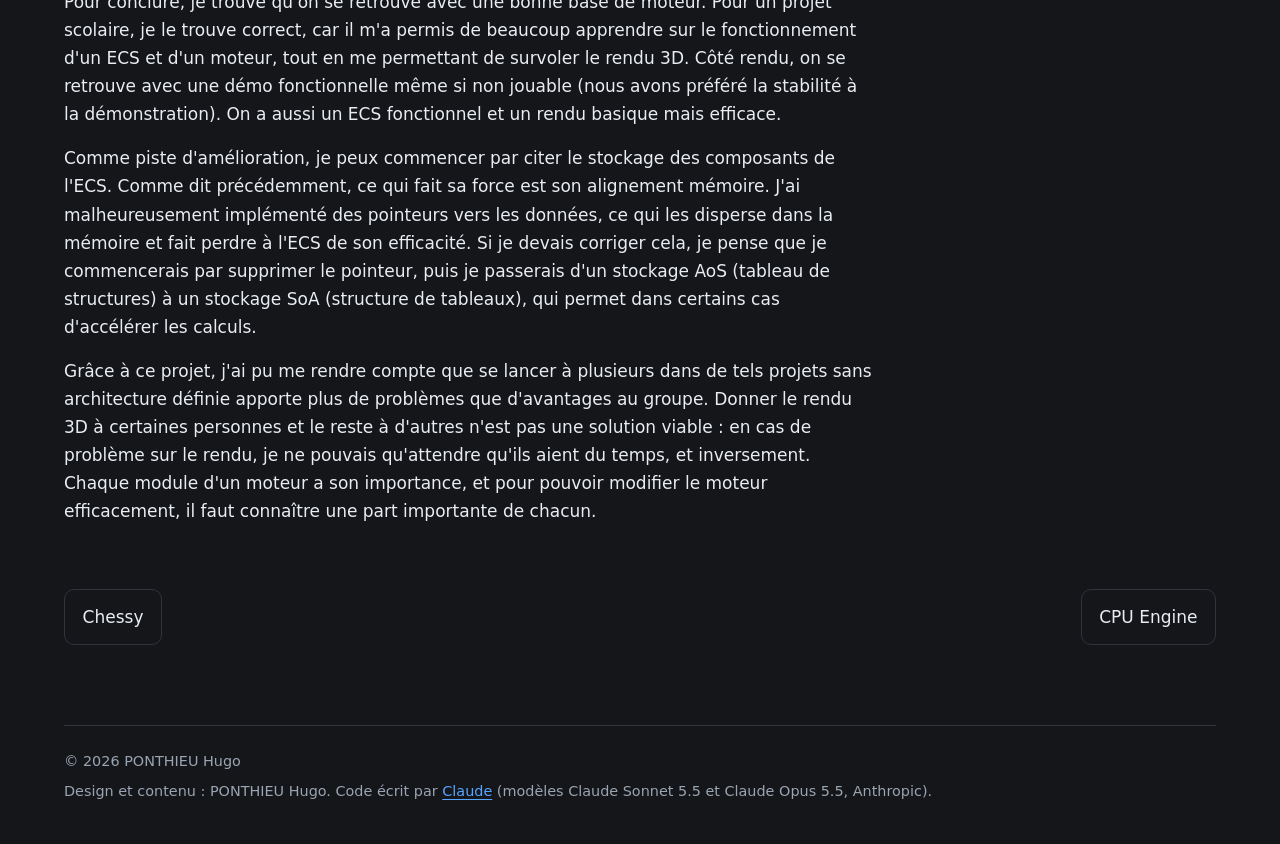
<file: Projects/HLT_Engine/index.html>
<!DOCTYPE html>
<html lang="fr">
<head>
  <meta charset="utf-8">
  <meta name="viewport" content="width=device-width, initial-scale=1">
  <title>HLT Engine - PONTHIEU Hugo</title>
  <meta name="description" content="HLT Engine, moteur de jeu 3D sous DirectX 12 réalisé en 1 mois ; développement en C++ par Hugo PONTHIEU.">
  <meta name="color-scheme" content="dark">
  <meta name="theme-color" content="#14161a">
  <link rel="icon" href="../../images/favicon.svg" type="image/svg+xml">
  <link rel="stylesheet" href="../../css/style.css">
  <script src="../../js/main.js" defer></script>
</head>
<body>
  <a class="skip-link" href="#contenu">Aller au contenu</a>

  <header class="site-header">
    <a class="brand" href="../../">PONTHIEU Hugo</a>
    <nav aria-label="Navigation principale">
      <a href="../../#projets">Projets</a>
      <a href="../../#contact">Contact</a>
    </nav>
  </header>

  <main id="contenu">
    <!-- Fil d'Ariane : le dernier élément n'est pas un lien -->
    <nav class="breadcrumb" aria-label="Fil d'Ariane">
      <ol>
        <li><a href="../../">Accueil</a></li>
        <li><a href="../../#projets">Projets</a></li>
        <li aria-current="page">HLT Engine</li>
      </ol>
    </nav>

    <!-- ===== EN-TÊTE : galerie à gauche, panneau d'infos à droite ===== -->
    <div class="project-hero">
      <h1>HLT Engine</h1>

      <div class="project-top">

        <!-- GALERIE
             - Chaque miniature est un lien <a class="gallery-thumb"> :
               sans JavaScript, il ouvre simplement l'image ou la vidéo.
             - Image :  href = l'image en grand ; l'<img> dedans sert de miniature
               (tu peux pointer vers une version plus petite, ~400 px de large, pour alléger).
             - Vidéo YouTube : href = lien youtube.com, data-youtube = l'identifiant de la vidéo
               (ce qui suit "v=" dans l'adresse), data-poster = ton image d'aperçu.
               La vidéo ne se charge qu'au clic, via youtube-nocookie.com :
               aucune requête vers Google tant que le visiteur ne lance pas la lecture.
             - data-label : texte alternatif de l'image en grand / titre de la vidéo.
             - Une seule miniature ? Les flèches et la bande disparaissent toutes seules.
             - Pas de vidéo pour ce projet ? Supprime simplement son <li>. -->
        <section class="gallery" aria-label="Galerie du projet">
          <div class="gallery-stage">
            <div class="gallery-viewer">
              <!-- Affiché sans JavaScript ; remplacé par la galerie sinon -->
              <img src="../../images/feature-placeholder.svg" width="1200" height="675" alt="">
            </div>
            <button type="button" class="gallery-nav gallery-prev" aria-label="Média précédent">‹</button>
            <button type="button" class="gallery-nav gallery-next" aria-label="Média suivant">›</button>
          </div>

          <ul class="gallery-thumbs">
            <li>
              <!-- MODÈLE vidéo YouTube (non répertoriée : OK, le lien suffit) -->
              <a class="gallery-thumb gallery-thumb--video"
                 href="https://www.youtube.com/watch?v=TODO-ID"
                 data-youtube="TODO-ID"
                 data-poster="../../images/feature-placeholder.svg"
                 data-label="TODO titre de la vidéo">
                <img src="../../images/feature-placeholder.svg" width="1200" height="675" alt="" loading="lazy">
                <span class="visually-hidden">Vidéo : TODO titre de la vidéo</span>
              </a>
            </li>
            <li>
              <!-- MODÈLE image : copie ce <li> pour chaque capture -->
              <a class="gallery-thumb"
                 href="../../images/feature-placeholder.svg"
                 data-label="TODO description de la capture 1">
                <img src="../../images/feature-placeholder.svg" width="1200" height="675" alt="" loading="lazy">
                <span class="visually-hidden">TODO description de la capture 1</span>
              </a>
            </li>
            <li>
              <a class="gallery-thumb"
                 href="../../images/feature-placeholder.svg"
                 data-label="TODO description de la capture 2">
                <img src="../../images/feature-placeholder.svg" width="1200" height="675" alt="" loading="lazy">
                <span class="visually-hidden">TODO description de la capture 2</span>
              </a>
            </li>
          </ul>
        </section>

        <!-- PANNEAU D'INFOS -->
        <aside class="project-info" aria-label="Fiche du projet">
          <!-- Image d'en-tête (masquée sur mobile) : une capture représentative -->
          <img class="project-info-cover" src="../../images/feature-placeholder.svg" width="1200" height="675" alt="">
          <div class="project-info-body">
            <p class="project-info-lead">Moteur de jeu sous DirectX 12, produit en 1 mois et fonctionnant avec un ECS.</p>

            <!-- Ajoute, retire ou renomme les lignes librement (une paire <dt>/<dd> par ligne) -->
            <dl class="project-facts">
              <dt>Contexte</dt><dd>Projet d'école</dd>
              <dt>Équipe</dt><dd>Trinôme</dd>
              <dt>Mon rôle</dt><dd>Développeur moteur (ECS)</dd>
              <dt>Durée</dt><dd>1 mois (3 semaines de production)</dd>
            </dl>

            <ul class="tags" aria-label="Mots-clés">
              <li>C++</li>
              <li>DirectX12</li>
              <li>3D</li>
              <li>ECS</li>
            </ul>

            <!-- TODO : mettre le vrai lien du dépôt -->
            <a class="button project-info-cta" href="https://github.com/PONTHIEU-Hugo/HLT-Engine" rel="noopener">Voir le code sur GitHub</a>
            <!-- Code non public ? Remplace le bouton par :
                 <p class="project-info-note">Code non public (projet d'école).</p> -->
          </div>
        </aside>

      </div>
    </div>

    <!-- ===== TEXTE DU PROJET ===== -->
    <article class="project-page">
      <!-- Sommaire : main.js le remplit à partir des <h2> -->
      <nav class="toc" aria-label="Sur cette page">
        <p class="toc-title">Sur cette page</p>
        <ol id="toc"></ol>
      </nav>

      <!-- Les <h2> alimentent le sommaire : garde-les courts et distincts -->
      <section>
        <h2>Objectif</h2>
        <p>
          L'objectif de ce projet était de concevoir un moteur de jeu custom en trinôme.
          Il nous était demandé de structurer la partie moteur avec un ECS et la partie rendu avec l'API DirectX 12.
          À cela s'ajoutait un objectif de rendu pour tester le fonctionnement du moteur.
          La première démo proposée était un joueur fixe tirant sur des ennemis qui arrivent de tout autour.
          La deuxième démo proposée était un rail shooter.
        </p>
      </section>
      <section>
        <h2>Fonctionnement</h2>
        <h3>ECS</h3>
        <p>
          Comme dit précédemment, le moteur custom que nous devions concevoir avait pour obligation d'être architecturé autour d'un ECS.
          Pour le nôtre, nous sommes partis sur un ECS de type sparse set, qui est une forme d'ECS très performante.
          Il consiste à aligner les données en mémoire pour éviter d'avoir des trous dans les listes.
          Après cela, on sait toujours à qui appartient quoi en ayant un tableau identifiant-indice et un autre indice-identifiant.
          De cette manière, on obtient une complexité de recherche, d'insertion et de suppression en O(1).
          À noter que, pour notre part, les indices sont contigus là où les données sont stockées sous forme de pointeurs.
          On accepte cette rapidité au détriment de la mémoire, que l'on va considérer comme non prioritaire sur ce projet.
        </p>
        <p>
          Une fois cette architecture faite, et pour éviter des allocations et désallocations inutiles, on s'est décidé à ajouter des pools de composants.
          Quand on retire un composant d'un type à une entité, on va déplacer celui-ci dans un « second ECS » d'inutilisés.
          Par la suite, si on veut ajouter ce type de composant à une entité, on ira seulement piocher dans les inutilisés de ce type pour éviter le coût d'allocation mémoire.
        </p>
        <p>
          Afin de limiter les abus et de rendre le fonctionnement plus pratique, on a aussi décidé d'ajouter des états sur les composants et les systèmes.
          Deux états simples : actif et inactif.
          Si un système est actif, il s'exécute à chaque frame ; sinon, il ne fait rien.
          Si un composant est actif, il est considéré comme possédé et pris en compte par les systèmes ; sinon, c'est comme s'il n'existait pas.
        </p>

        <h3>Collisions</h3>
        <p>
          Pour les collisions, nous avons décidé d'utiliser ce qui était déjà implémenté dans DirectXMath : les Bounding Box.
          En effet, nous avons voulu garder une certaine simplicité quant aux calculs, à cause de la limite de temps que nous avions, en ne permettant que les collisions AABB et OBB.
          Les collisions de mesh auraient demandé un temps trop important que nous n'avons pas pu nous permettre.
          Avec les Bounding Box, nous ne faisons que détecter si une boîte entre en collision avec une autre.
          Pour faciliter la répartition des comportements après collision, un système déjà présent dans l'ECS met à jour les colliders et permet de savoir quelle entité est touchée.
          Un second système, optionnel, permet d'éviter l'overlap entre les entités en les repoussant (RepulseSystem).
        </p>

        <h3>Autres points notables</h3>
        <p>
          Par-dessus ces fonctions cachées à l'utilisateur, on a pensé à ce qui est agréable à utiliser, comme la hiérarchie des transforms.
          Un autre point important est la possibilité d'importer des fichiers OBJ créés via des logiciels tiers.
          Les machines à états sont aussi gérées directement par le moteur via l'ECS.
          Celui-ci comprend des transitions et des conditions implémentées de manière générique, pouvant être utilisées pour concevoir celles dont l'utilisateur rêve.
          Enfin, le moteur possède une démo qui n'est pas celle attendue.
          La démo présente sur le rendu est un joueur statique dans une carte fermée, qui contrôle librement la caméra.
          Nous avions une démo correspondant à la première idée proposée, mais par la suite nous avons tenté de nous orienter vers la deuxième et cela n'a pas eu l'effet escompté.
        </p>
      </section>
      <section>
        <h2>Difficultés rencontrées</h2>
        <p>
          Au cours de ce projet, la grosse difficulté qu'a eue le groupe a été d'architecturer le moteur.
          En effet, au lancement de la production, on s'est directement répartis sur les cœurs du projet et nous n'avons même pas préparé d'architecture en avance.
          Personnellement, je m'occupais de la partie core et engine tandis que mes deux coéquipiers travaillaient sur la partie rendu du moteur.
          Cela a eu pour conséquence qu'au moment d'assembler le tout, nous n'avions pas forcément les bons formats entre nous.
          Par la suite, lors de nos partiels, j'ai eu beaucoup de difficultés car ceux-ci étaient orientés rendu et non moteur, ce qui m'a beaucoup désavantagé, car nous n'étions pas organisés pour que chacun touche à tout.
        </p>

        <p>
          Maintenant, en termes de conception, ce qui m'a posé le plus de difficultés a été l'ECS, qui m'a pris énormément de temps.
          Dès le départ, j'ai eu du mal à saisir le fonctionnement de l'ECS et ce qu'il apportait par rapport à un simple EC, à part de la complexité.
          Concevoir uniquement avec des systèmes me semblait extrêmement ardu et inutile face à un EC, plus simple à comprendre et à utiliser.
          Après avoir fait des recherches et en avoir discuté avec un camarade d'un autre groupe, j'ai fini par comprendre comment tout cela s'enchevêtrait et comment le mettre en place.
          À la fin de cette discussion, j'en suis aussi venu à me tourner vers le sparse set.
          Celui-ci présentait beaucoup d'avantages et faisait appel à des notions que je n'avais pas : une vraie source d'apprentissage.
        </p>
      </section>
      <section>
        <h2>Résultat</h2>
        <p>
          Pour conclure, je trouve qu'on se retrouve avec une bonne base de moteur.
          Pour un projet scolaire, je le trouve correct, car il m'a permis de beaucoup apprendre sur le fonctionnement d'un ECS et d'un moteur, tout en me permettant de survoler le rendu 3D.
          Côté rendu, on se retrouve avec une démo fonctionnelle même si non jouable (nous avons préféré la stabilité à la démonstration).
          On a aussi un ECS fonctionnel et un rendu basique mais efficace.
        </p>

        <p>
          Comme piste d'amélioration, je peux commencer par citer le stockage des composants de l'ECS.
          Comme dit précédemment, ce qui fait sa force est son alignement mémoire.
          J'ai malheureusement implémenté des pointeurs vers les données, ce qui les disperse dans la mémoire et fait perdre à l'ECS de son efficacité.
          Si je devais corriger cela, je pense que je commencerais par supprimer le pointeur, puis je passerais d'un stockage AoS (tableau de structures) à un stockage SoA (structure de tableaux), qui permet dans certains cas d'accélérer les calculs.
        </p>

        <p>
          Grâce à ce projet, j'ai pu me rendre compte que se lancer à plusieurs dans de tels projets sans architecture définie apporte plus de problèmes que d'avantages au groupe.
          Donner le rendu 3D à certaines personnes et le reste à d'autres n'est pas une solution viable : en cas de problème sur le rendu, je ne pouvais qu'attendre qu'ils aient du temps, et inversement.
          Chaque module d'un moteur a son importance, et pour pouvoir modifier le moteur efficacement, il faut connaître une part importante de chacun.
        </p>
      </section>
    </article>

    <!-- Projet précédent / suivant : supprime un lien aux extrémités de la liste -->
    <nav class="pager" aria-label="Autres projets">
      <a rel="prev" href="../Chessy/">Chessy</a>
      <a rel="next" href="../CPU-Engine/">CPU Engine</a>
    </nav>
  </main>

  <footer class="site-footer">
    <p>© <span id="year">2026</span> PONTHIEU Hugo</p>
    <p class="credit">Design et contenu : PONTHIEU Hugo. Code écrit par <a href="https://www.anthropic.com/claude" rel="noopener">Claude</a> (modèles Claude Sonnet 5.5 et Claude Opus 5.5, Anthropic).</p>
  </footer>
</body>
</html>
</file>
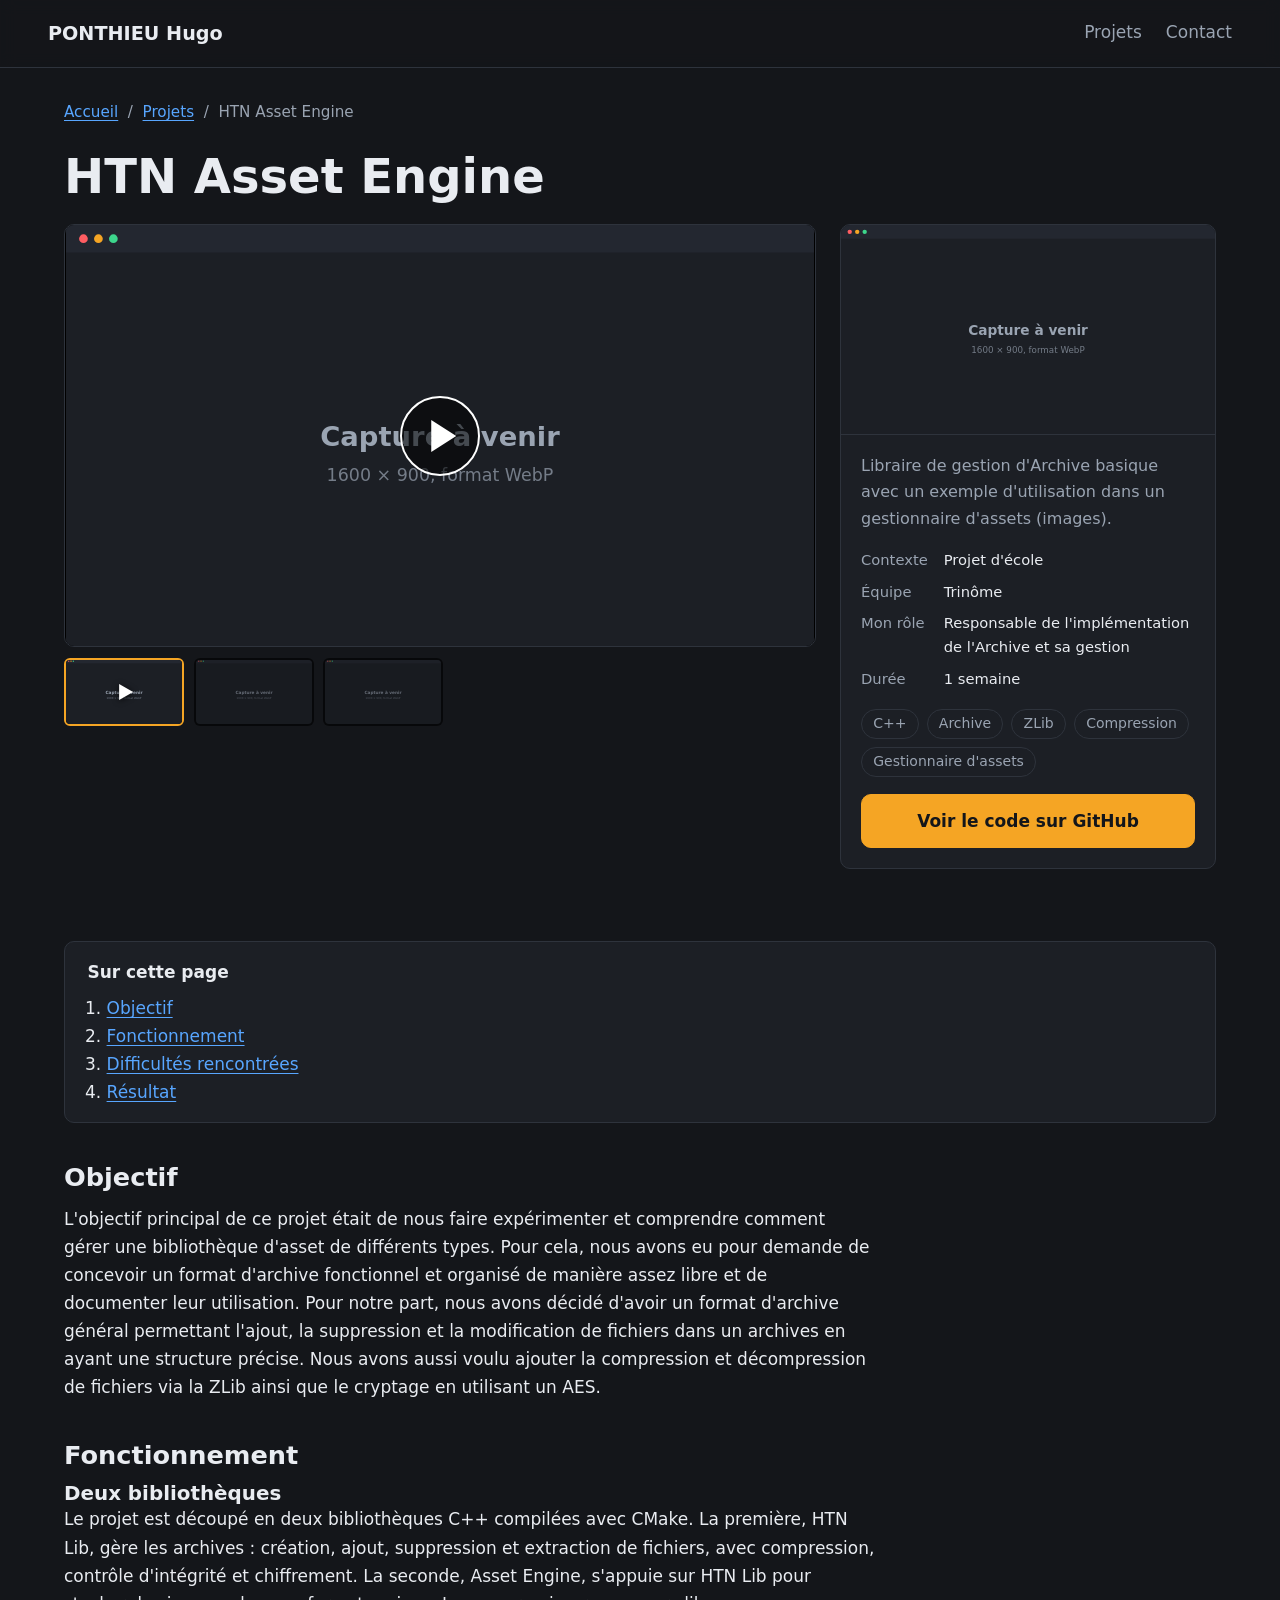
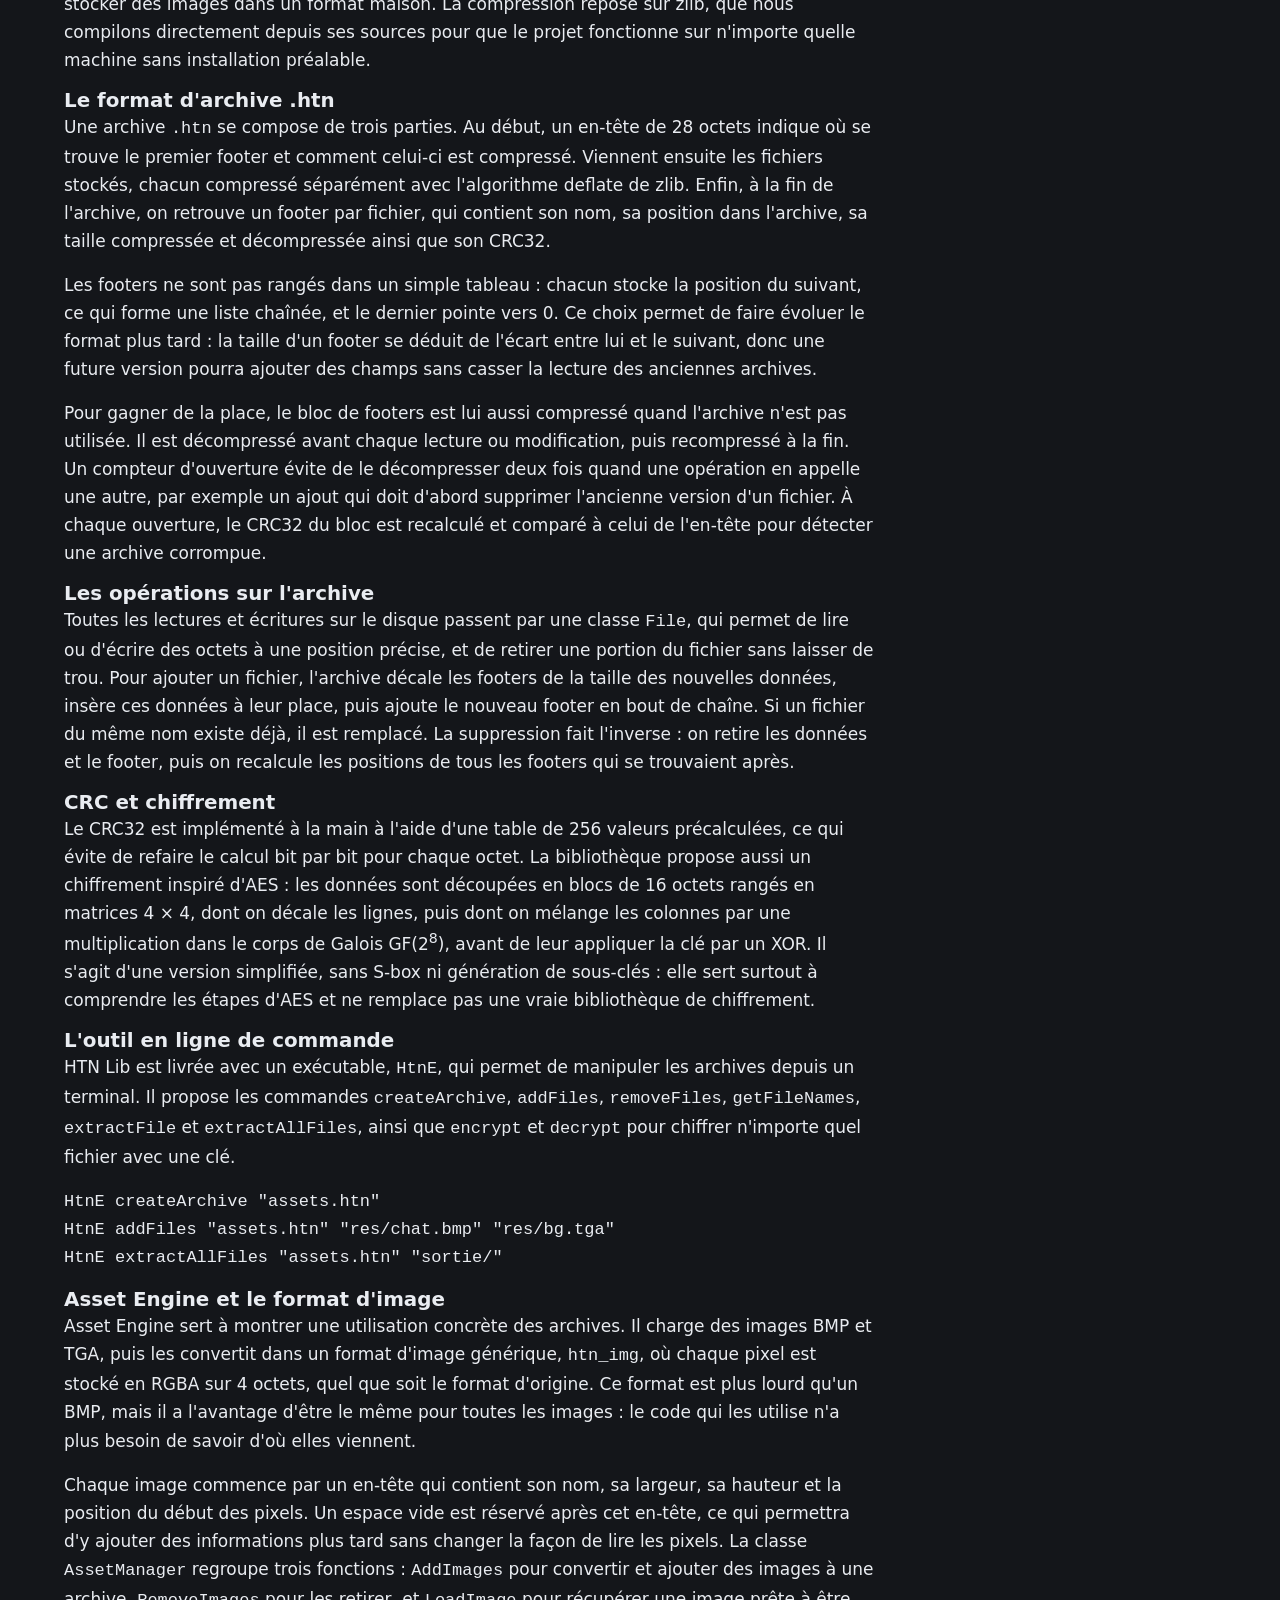
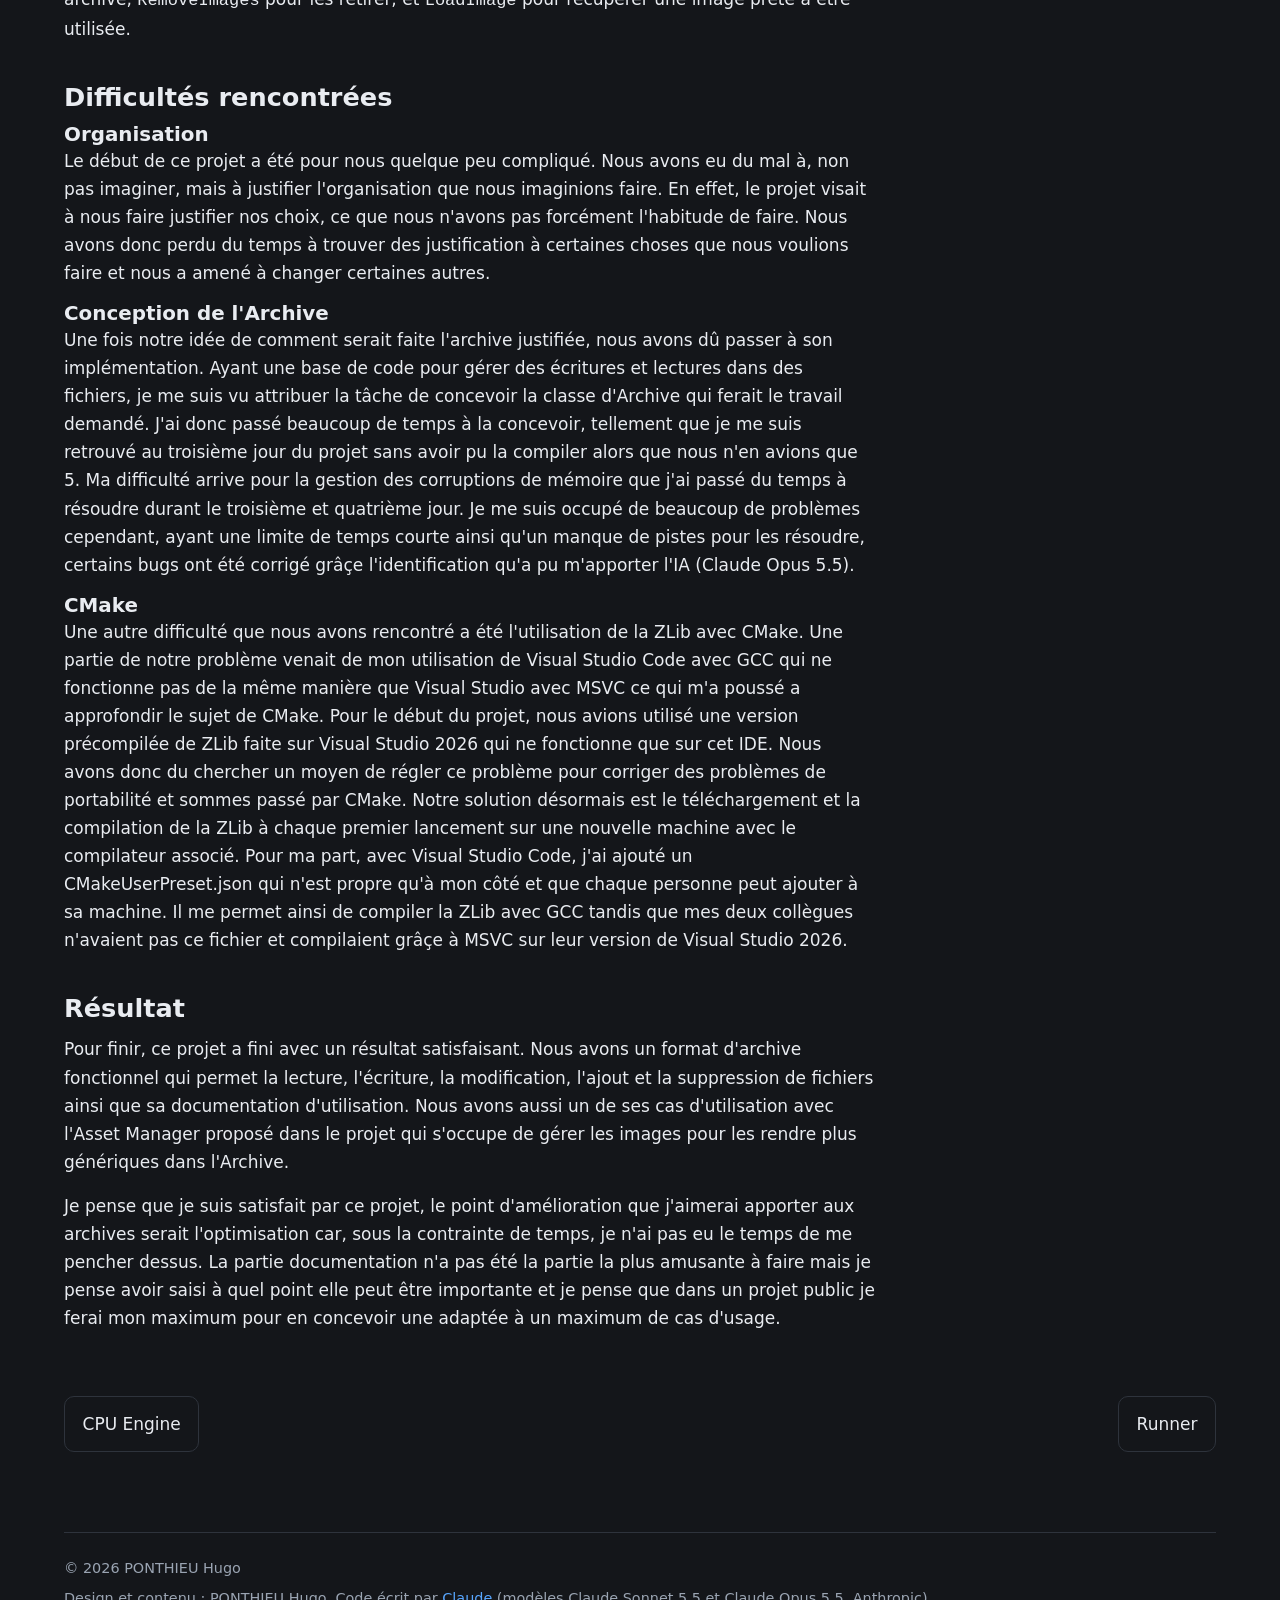
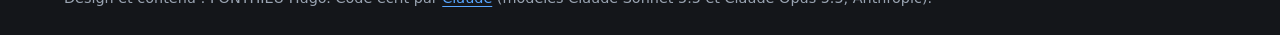
<file: Projects/HTN_AssetEngine/index.html>
<!DOCTYPE html>
<html lang="fr">
<head>
  <!--
    MODÈLE DE PAGE PROJET
    1. Copie ce dossier : projets/_modele/  ->  projets/mon-projet/   (sans le "_")
       (GitHub Pages ignore les dossiers qui commencent par "_" :
        le modèle lui-même n'est donc pas publié)
    2. Remplace tous les TODO.
    3. Les chemins ../../ remontent de deux dossiers pour retrouver css/, js/, images/ :
       garde-les tant que la page reste dans projets/<nom>/index.html
    4. Range les médias du projet dans images/projets/<nom>/
  -->
  <meta charset="utf-8">
  <meta name="viewport" content="width=device-width, initial-scale=1">
  <title>HTN Asset Engine – PONTHIEU Hugo</title>
  <meta name="description" content="Librairie de gestion d'archive faite en C++ ; développement en C++ par Hugo PONTHIEU.">
  <meta name="color-scheme" content="dark">
  <meta name="theme-color" content="#14161a">
  <link rel="icon" href="../../images/favicon.svg" type="image/svg+xml">
  <link rel="stylesheet" href="../../css/style.css">
  <script src="../../js/main.js" defer></script>
</head>
<body>
  <a class="skip-link" href="#contenu">Aller au contenu</a>

  <header class="site-header">
    <a class="brand" href="../../">PONTHIEU Hugo</a>
    <nav aria-label="Navigation principale">
      <a href="../../#projets">Projets</a>
      <a href="../../#contact">Contact</a>
    </nav>
  </header>

  <main id="contenu">
    <!-- Fil d'Ariane : le dernier élément n'est pas un lien -->
    <nav class="breadcrumb" aria-label="Fil d'Ariane">
      <ol>
        <li><a href="../../">Accueil</a></li>
        <li><a href="../../#projets">Projets</a></li>
        <li aria-current="page">HTN Asset Engine</li>
      </ol>
    </nav>

    <!-- ===== EN-TÊTE : galerie à gauche, panneau d'infos à droite ===== -->
    <div class="project-hero">
      <h1>HTN Asset Engine</h1>

      <div class="project-top">

        <!-- GALERIE
             - Chaque miniature est un lien <a class="gallery-thumb"> :
               sans JavaScript, il ouvre simplement l'image ou la vidéo.
             - Image :  href = l'image en grand ; l'<img> dedans sert de miniature
               (tu peux pointer vers une version plus petite, ~400 px de large, pour alléger).
             - Vidéo YouTube : href = lien youtube.com, data-youtube = l'identifiant de la vidéo
               (ce qui suit "v=" dans l'adresse), data-poster = ton image d'aperçu.
               La vidéo ne se charge qu'au clic, via youtube-nocookie.com :
               aucune requête vers Google tant que le visiteur ne lance pas la lecture.
             - data-label : texte alternatif de l'image en grand / titre de la vidéo.
             - Une seule miniature ? Les flèches et la bande disparaissent toutes seules.
             - Pas de vidéo pour ce projet ? Supprime simplement son <li>. -->
        <section class="gallery" aria-label="Galerie du projet">
          <div class="gallery-stage">
            <div class="gallery-viewer">
              <!-- Affiché sans JavaScript ; remplacé par la galerie sinon -->
              <img src="../../images/feature-placeholder.svg" width="1200" height="675" alt="">
            </div>
            <button type="button" class="gallery-nav gallery-prev" aria-label="Média précédent">‹</button>
            <button type="button" class="gallery-nav gallery-next" aria-label="Média suivant">›</button>
          </div>

          <ul class="gallery-thumbs">
            <li>
              <!-- MODÈLE vidéo YouTube (non répertoriée : OK, le lien suffit) -->
              <a class="gallery-thumb gallery-thumb--video"
                 href="https://www.youtube.com/watch?v=TODO-ID"
                 data-youtube="TODO-ID"
                 data-poster="../../images/feature-placeholder.svg"
                 data-label="TODO titre de la vidéo">
                <img src="../../images/feature-placeholder.svg" width="1200" height="675" alt="" loading="lazy">
                <span class="visually-hidden">Vidéo : TODO titre de la vidéo</span>
              </a>
            </li>
            <li>
              <!-- MODÈLE image : copie ce <li> pour chaque capture -->
              <a class="gallery-thumb"
                 href="../../images/feature-placeholder.svg"
                 data-label="TODO description de la capture 1">
                <img src="../../images/feature-placeholder.svg" width="1200" height="675" alt="" loading="lazy">
                <span class="visually-hidden">TODO description de la capture 1</span>
              </a>
            </li>
            <li>
              <a class="gallery-thumb"
                 href="../../images/feature-placeholder.svg"
                 data-label="TODO description de la capture 2">
                <img src="../../images/feature-placeholder.svg" width="1200" height="675" alt="" loading="lazy">
                <span class="visually-hidden">TODO description de la capture 2</span>
              </a>
            </li>
          </ul>
        </section>

        <!-- PANNEAU D'INFOS -->
        <aside class="project-info" aria-label="Fiche du projet">
          <!-- Image d'en-tête (masquée sur mobile) : une capture représentative -->
          <img class="project-info-cover" src="../../images/feature-placeholder.svg" width="1200" height="675" alt="">
          <div class="project-info-body">
            <p class="project-info-lead">Libraire de gestion d'Archive basique avec un exemple d'utilisation dans un gestionnaire d'assets (images).</p>

            <!-- Ajoute, retire ou renomme les lignes librement (une paire <dt>/<dd> par ligne) -->
            <dl class="project-facts">
              <dt>Contexte</dt><dd>Projet d'école</dd>
              <dt>Équipe</dt><dd>Trinôme</dd>
              <dt>Mon rôle</dt><dd>Responsable de l'implémentation de l'Archive et sa gestion</dd>
              <dt>Durée</dt><dd>1 semaine</dd>
            </dl>

            <ul class="tags" aria-label="Mots-clés">
              <li>C++</li>
              <li>Archive</li>
              <li>ZLib</li>
              <li>Compression</li>
              <li>Gestionnaire d'assets</li>
            </ul>

            <a class="button project-info-cta" href="https://github.com/PONTHIEU-Hugo/HTN-Asset-Engine" rel="noopener">Voir le code sur GitHub</a>
            <!-- Code non public ? Remplace le bouton par :
                 <p class="project-info-note">Code non public (projet d'école).</p> -->
          </div>
        </aside>

      </div>
    </div>

    <!-- ===== TEXTE DU PROJET ===== -->
    <article class="project-page">
      <!-- Sommaire : main.js le remplit à partir des <h2> -->
      <nav class="toc" aria-label="Sur cette page">
        <p class="toc-title">Sur cette page</p>
        <ol id="toc"></ol>
      </nav>

      <!-- Les <h2> alimentent le sommaire : garde-les courts et distincts -->
      <section><h2>Objectif</h2>
        <p>
          L'objectif principal de ce projet était de nous faire expérimenter et comprendre comment gérer une bibliothèque d'asset de différents types.
          Pour cela, nous avons eu pour demande de concevoir un format d'archive fonctionnel et organisé de manière assez libre et de documenter leur utilisation.
          Pour notre part, nous avons décidé d'avoir un format d'archive général permettant l'ajout, la suppression et la modification de fichiers dans un archives en ayant une structure précise.
          Nous avons aussi voulu ajouter la compression et décompression de fichiers via la ZLib ainsi que le cryptage en utilisant un AES.
        </p>
      </section>
      <section><h2>Fonctionnement</h2>
        <h3>Deux bibliothèques</h3>
        <p>
          Le projet est découpé en deux bibliothèques C++ compilées avec CMake.
          La première, HTN Lib, gère les archives : création, ajout, suppression et extraction de fichiers, avec compression, contrôle d'intégrité et chiffrement.
          La seconde, Asset Engine, s'appuie sur HTN Lib pour stocker des images dans un format maison.
          La compression repose sur zlib, que nous compilons directement depuis ses sources pour que le projet fonctionne sur n'importe quelle machine sans installation préalable.
        </p>

        <h3>Le format d'archive .htn</h3>
        <p>
          Une archive <code>.htn</code> se compose de trois parties.
          Au début, un en-tête de 28 octets indique où se trouve le premier footer et comment celui-ci est compressé.
          Viennent ensuite les fichiers stockés, chacun compressé séparément avec l'algorithme deflate de zlib.
          Enfin, à la fin de l'archive, on retrouve un footer par fichier, qui contient son nom, sa position dans l'archive, sa taille compressée et décompressée ainsi que son CRC32.
        </p>
        <p>
          Les footers ne sont pas rangés dans un simple tableau : chacun stocke la position du suivant, ce qui forme une liste chaînée, et le dernier pointe vers 0.
          Ce choix permet de faire évoluer le format plus tard : la taille d'un footer se déduit de l'écart entre lui et le suivant, donc une future version pourra ajouter des champs sans casser la lecture des anciennes archives.
        </p>
        <p>
          Pour gagner de la place, le bloc de footers est lui aussi compressé quand l'archive n'est pas utilisée.
          Il est décompressé avant chaque lecture ou modification, puis recompressé à la fin.
          Un compteur d'ouverture évite de le décompresser deux fois quand une opération en appelle une autre, par exemple un ajout qui doit d'abord supprimer l'ancienne version d'un fichier.
          À chaque ouverture, le CRC32 du bloc est recalculé et comparé à celui de l'en-tête pour détecter une archive corrompue.
        </p>

        <h3>Les opérations sur l'archive</h3>
        <p>
          Toutes les lectures et écritures sur le disque passent par une classe <code>File</code>, qui permet de lire ou d'écrire des octets à une position précise, et de retirer une portion du fichier sans laisser de trou.
          Pour ajouter un fichier, l'archive décale les footers de la taille des nouvelles données, insère ces données à leur place, puis ajoute le nouveau footer en bout de chaîne.
          Si un fichier du même nom existe déjà, il est remplacé.
          La suppression fait l'inverse : on retire les données et le footer, puis on recalcule les positions de tous les footers qui se trouvaient après.
        </p>

        <h3>CRC et chiffrement</h3>
        <p>
          Le CRC32 est implémenté à la main à l'aide d'une table de 256 valeurs précalculées, ce qui évite de refaire le calcul bit par bit pour chaque octet.
          La bibliothèque propose aussi un chiffrement inspiré d'AES : les données sont découpées en blocs de 16 octets rangés en matrices 4 × 4, dont on décale les lignes, puis dont on mélange les colonnes par une multiplication dans le corps de Galois GF(2<sup>8</sup>), avant de leur appliquer la clé par un XOR.
          Il s'agit d'une version simplifiée, sans S-box ni génération de sous-clés : elle sert surtout à comprendre les étapes d'AES et ne remplace pas une vraie bibliothèque de chiffrement.
        </p>

        <h3>L'outil en ligne de commande</h3>
        <p>
          HTN Lib est livrée avec un exécutable, <code>HtnE</code>, qui permet de manipuler les archives depuis un terminal.
          Il propose les commandes <code>createArchive</code>, <code>addFiles</code>, <code>removeFiles</code>, <code>getFileNames</code>, <code>extractFile</code> et <code>extractAllFiles</code>, ainsi que <code>encrypt</code> et <code>decrypt</code> pour chiffrer n'importe quel fichier avec une clé.
        </p>
        <pre><code>HtnE createArchive "assets.htn"
HtnE addFiles "assets.htn" "res/chat.bmp" "res/bg.tga"
HtnE extractAllFiles "assets.htn" "sortie/"</code></pre>

        <h3>Asset Engine et le format d'image</h3>
        <p>
          Asset Engine sert à montrer une utilisation concrète des archives.
          Il charge des images BMP et TGA, puis les convertit dans un format d'image générique, <code>htn_img</code>, où chaque pixel est stocké en RGBA sur 4 octets, quel que soit le format d'origine.
          Ce format est plus lourd qu'un BMP, mais il a l'avantage d'être le même pour toutes les images : le code qui les utilise n'a plus besoin de savoir d'où elles viennent.
        </p>
        <p>
          Chaque image commence par un en-tête qui contient son nom, sa largeur, sa hauteur et la position du début des pixels.
          Un espace vide est réservé après cet en-tête, ce qui permettra d'y ajouter des informations plus tard sans changer la façon de lire les pixels.
          La classe <code>AssetManager</code> regroupe trois fonctions : <code>AddImages</code> pour convertir et ajouter des images à une archive, <code>RemoveImages</code> pour les retirer, et <code>LoadImage</code> pour récupérer une image prête à être utilisée.
        </p>
        <!-- TODO : ajoute ici ce que tu as fait toi-même, comme sur tes autres pages
             ("Pour ma part, je me suis occupé de…") -->
      </section>
      <section><h2>Difficultés rencontrées</h2>
        <h3>Organisation</h3>
        <p>
          Le début de ce projet a été pour nous quelque peu compliqué. 
          Nous avons eu du mal à, non pas imaginer, mais à justifier l'organisation que nous imaginions faire.
          En effet, le projet visait à nous faire justifier nos choix, ce que nous n'avons pas forcément l'habitude de faire.
          Nous avons donc perdu du temps à trouver des justification à certaines choses que nous voulions faire et nous a amené à changer certaines autres.
        </p>

        <h3>Conception de l'Archive</h3>
        <p>
          Une fois notre idée de comment serait faite l'archive justifiée, nous avons dû passer à son implémentation.
          Ayant une base de code pour gérer des écritures et lectures dans des fichiers, je me suis vu attribuer la tâche de concevoir la classe d'Archive qui ferait le travail demandé.
          J'ai donc passé beaucoup de temps à la concevoir, tellement que je me suis retrouvé au troisième jour du projet sans avoir pu la compiler alors que nous n'en avions que 5.
          Ma difficulté arrive pour la gestion des corruptions de mémoire que j'ai passé du temps à résoudre durant le troisième et quatrième jour.
          Je me suis occupé de beaucoup de problèmes cependant, ayant une limite de temps courte ainsi qu'un manque de pistes pour les résoudre, certains bugs ont été corrigé grâçe l'identification qu'a pu m'apporter l'IA (Claude Opus 5.5).
        </p>

        <h3>CMake</h3>
        <p>
          Une autre difficulté que nous avons rencontré a été l'utilisation de la ZLib avec CMake.
          Une partie de notre problème venait de mon utilisation de Visual Studio Code avec GCC qui ne fonctionne pas de la même manière que Visual Studio avec MSVC ce qui m'a poussé a approfondir le sujet de CMake.
          Pour le début du projet, nous avions utilisé une version précompilée de ZLib faite sur Visual Studio 2026 qui ne fonctionne que sur cet IDE.
          Nous avons donc du chercher un moyen de régler ce problème pour corriger des problèmes de portabilité et sommes passé par CMake.
          Notre solution désormais est le téléchargement et la compilation de la ZLib à chaque premier lancement sur une nouvelle machine avec le compilateur associé.
          Pour ma part, avec Visual Studio Code, j'ai ajouté un CMakeUserPreset.json qui n'est propre qu'à mon côté et que chaque personne peut ajouter à sa machine.
          Il me permet ainsi de compiler la ZLib avec GCC tandis que mes deux collègues n'avaient pas ce fichier et compilaient grâçe à MSVC sur leur version de Visual Studio 2026.
        </p>
      </section>
      <section><h2>Résultat</h2>
        <p>
          Pour finir, ce projet a fini avec un résultat satisfaisant.
          Nous avons un format d'archive fonctionnel qui permet la lecture, l'écriture, la modification, l'ajout et la suppression de fichiers ainsi que sa documentation d'utilisation.
          Nous avons aussi un de ses cas d'utilisation avec l'Asset Manager proposé dans le projet qui s'occupe de gérer les images pour les rendre plus génériques dans l'Archive.
        </p>

        <p>
          Je pense que je suis satisfait par ce projet, le point d'amélioration que j'aimerai apporter aux archives serait l'optimisation car, sous la contrainte de temps, je n'ai pas eu le temps de me pencher dessus.
          La partie documentation n'a pas été la partie la plus amusante à faire mais je pense avoir saisi à quel point elle peut être importante et je pense que dans un projet public je ferai mon maximum pour en concevoir une adaptée à un maximum de cas d'usage.
        </p>
      </section>
    </article>

    <!-- Projet précédent / suivant : supprime un lien aux extrémités de la liste -->
    <nav class="pager" aria-label="Autres projets">
      <a rel="prev" href="../CPU-Engine/">CPU Engine</a>
      <a rel="next" href="../Runner/">Runner</a>
    </nav>
  </main>

  <footer class="site-footer">
    <p>© <span id="year">2026</span> PONTHIEU Hugo</p>
    <p class="credit">Design et contenu : PONTHIEU Hugo. Code écrit par <a href="https://www.anthropic.com/claude" rel="noopener">Claude</a> (modèles Claude Sonnet 5.5 et Claude Opus 5.5, Anthropic).</p>
  </footer>
</body>
</html>
</file>
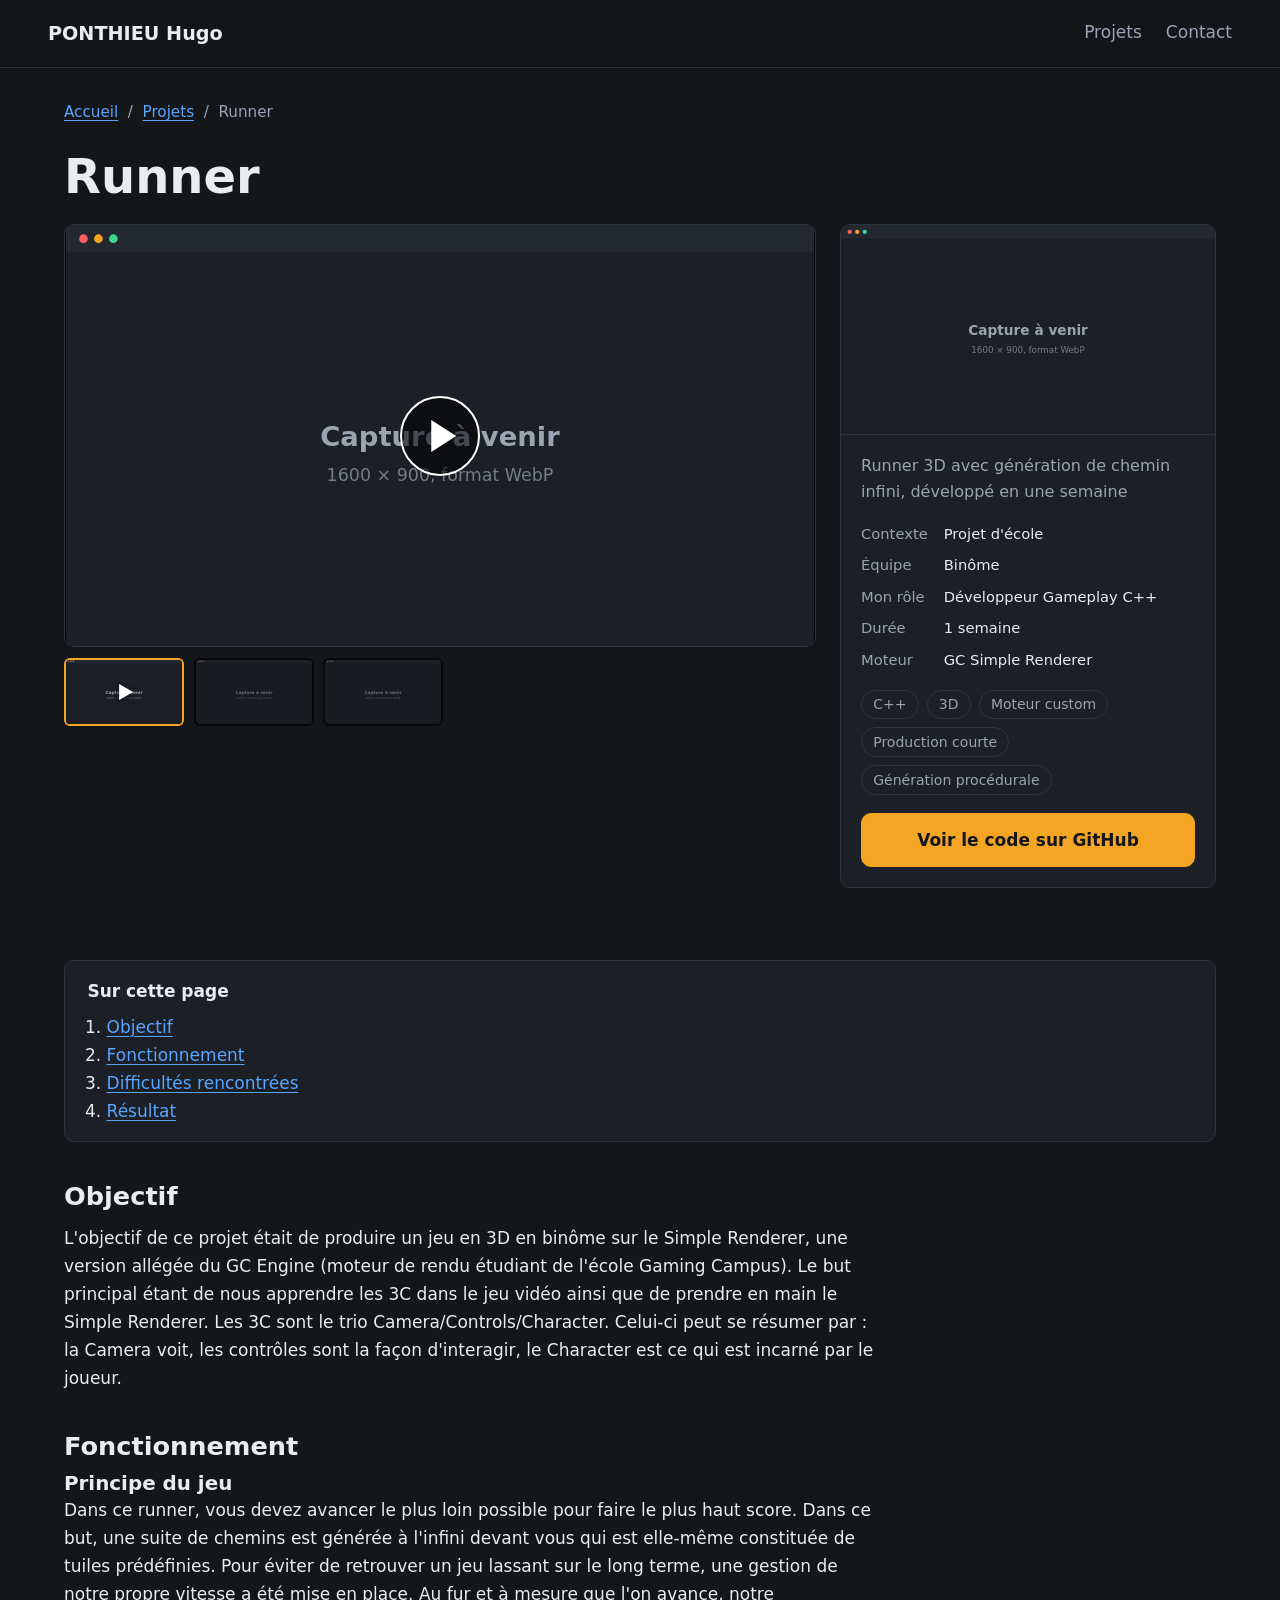
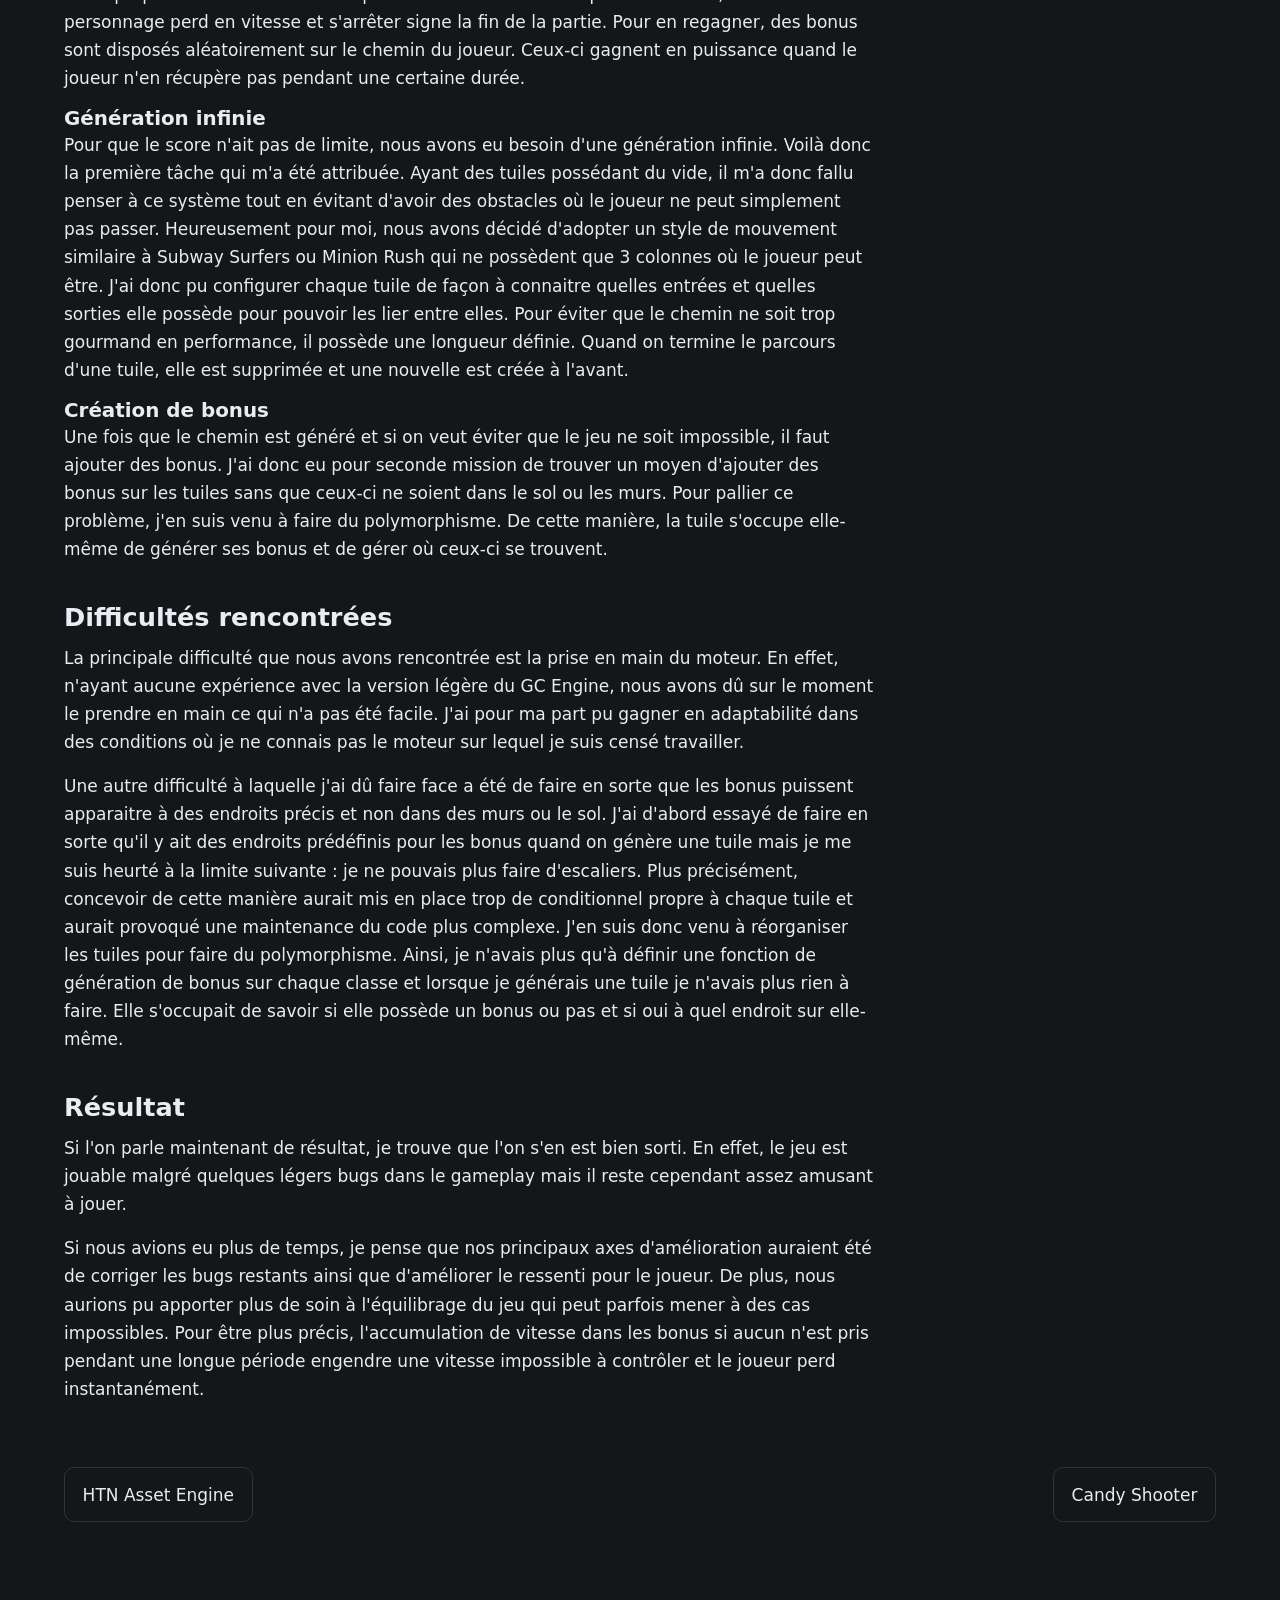
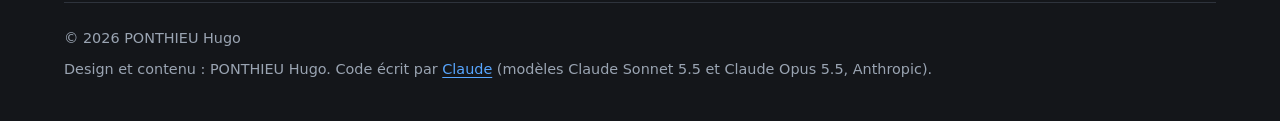
<file: Projects/Runner/index.html>
<!DOCTYPE html>
<html lang="fr">
<head>
  <!--
    MODÈLE DE PAGE PROJET
    1. Copie ce dossier : projets/_modele/  ->  projets/mon-projet/   (sans le "_")
       (GitHub Pages ignore les dossiers qui commencent par "_" :
        le modèle lui-même n'est donc pas publié)
    2. Remplace tous les TODO.
    3. Les chemins ../../ remontent de deux dossiers pour retrouver css/, js/, images/ :
       garde-les tant que la page reste dans projets/<nom>/index.html
    4. Range les médias du projet dans images/projets/<nom>/
  -->
  <meta charset="utf-8">
  <meta name="viewport" content="width=device-width, initial-scale=1">
  <title>Runner – PONTHIEU Hugo</title>
  <meta name="description" content="Jeu de type runner réalisé en une semaine en binôme ; développement C++ par Hugo PONTHIEU">
  <meta name="color-scheme" content="dark">
  <meta name="theme-color" content="#14161a">
  <link rel="icon" href="../../images/favicon.svg" type="image/svg+xml">
  <link rel="stylesheet" href="../../css/style.css">
  <script src="../../js/main.js" defer></script>
</head>
<body>
  <a class="skip-link" href="#contenu">Aller au contenu</a>

  <header class="site-header">
    <a class="brand" href="../../">PONTHIEU Hugo</a>
    <nav aria-label="Navigation principale">
      <a href="../../#projets">Projets</a>
      <a href="../../#contact">Contact</a>
    </nav>
  </header>

  <main id="contenu">
    <!-- Fil d'Ariane : le dernier élément n'est pas un lien -->
    <nav class="breadcrumb" aria-label="Fil d'Ariane">
      <ol>
        <li><a href="../../">Accueil</a></li>
        <li><a href="../../#projets">Projets</a></li>
        <li aria-current="page">Runner</li>
      </ol>
    </nav>

    <!-- ===== EN-TÊTE : galerie à gauche, panneau d'infos à droite ===== -->
    <div class="project-hero">
      <h1>Runner</h1>

      <div class="project-top">

        <!-- GALERIE
             - Chaque miniature est un lien <a class="gallery-thumb"> :
               sans JavaScript, il ouvre simplement l'image ou la vidéo.
             - Image :  href = l'image en grand ; l'<img> dedans sert de miniature
               (tu peux pointer vers une version plus petite, ~400 px de large, pour alléger).
             - Vidéo YouTube : href = lien youtube.com, data-youtube = l'identifiant de la vidéo
               (ce qui suit "v=" dans l'adresse), data-poster = ton image d'aperçu.
               La vidéo ne se charge qu'au clic, via youtube-nocookie.com :
               aucune requête vers Google tant que le visiteur ne lance pas la lecture.
             - data-label : texte alternatif de l'image en grand / titre de la vidéo.
             - Une seule miniature ? Les flèches et la bande disparaissent toutes seules.
             - Pas de vidéo pour ce projet ? Supprime simplement son <li>. -->
        <section class="gallery" aria-label="Galerie du projet">
          <div class="gallery-stage">
            <div class="gallery-viewer">
              <!-- Affiché sans JavaScript ; remplacé par la galerie sinon -->
              <img src="../../images/feature-placeholder.svg" width="1200" height="675" alt="">
            </div>
            <button type="button" class="gallery-nav gallery-prev" aria-label="Média précédent">‹</button>
            <button type="button" class="gallery-nav gallery-next" aria-label="Média suivant">›</button>
          </div>

          <ul class="gallery-thumbs">
            <li>
              <!-- MODÈLE vidéo YouTube (non répertoriée : OK, le lien suffit) -->
               <!-- TODO : Faire et mettre le lien de la vidéo de game loop -->
              <a class="gallery-thumb gallery-thumb--video"
                 href="https://www.youtube.com/watch?v=TODO-ID"
                 data-youtube="TODO-ID"
                 data-poster="../../images/feature-placeholder.svg"
                 data-label="Démo">
                <img src="../../images/feature-placeholder.svg" width="1200" height="675" alt="" loading="lazy">
                <span class="visually-hidden">Vidéo : Démo runner</span>
              </a>
            </li>
            <li>
              <!-- MODÈLE image : copie ce <li> pour chaque capture -->
                <!-- TODO : images/projets/runner/capture-1.webp -->
              <a class="gallery-thumb"
                 href="../../images/feature-placeholder.svg"
                 data-label="TODO description de la capture 1">
                <img src="../../images/feature-placeholder.svg" width="1200" height="675" alt="" loading="lazy">
                <span class="visually-hidden">TODO description de la capture 1</span>
              </a>
            </li>
            <li>
              <!-- TODO : images/projets/runner/capture-2.webp -->
              <a class="gallery-thumb"
                 href="../../images/feature-placeholder.svg"
                 data-label="TODO description de la capture 2">
                <img src="../../images/feature-placeholder.svg" width="1200" height="675" alt="" loading="lazy">
                <span class="visually-hidden">TODO description de la capture 2</span>
              </a>
            </li>
          </ul>
        </section>

        <!-- PANNEAU D'INFOS -->
        <aside class="project-info" aria-label="Fiche du projet">
          <!-- Image d'en-tête (masquée sur mobile) : une capture représentative -->
          <img class="project-info-cover" src="../../images/feature-placeholder.svg" width="1200" height="675" alt="">
          <div class="project-info-body">
            <p class="project-info-lead">Runner 3D avec génération de chemin infini, développé en une semaine</p>

            <!-- Ajoute, retire ou renomme les lignes librement (une paire <dt>/<dd> par ligne) -->
            <dl class="project-facts">
              <dt>Contexte</dt><dd>Projet d'école</dd>
              <dt>Équipe</dt><dd>Binôme</dd>
              <dt>Mon rôle</dt><dd>Développeur Gameplay C++</dd>
              <dt>Durée</dt><dd>1 semaine</dd>
              <dt>Moteur</dt><dd>GC Simple Renderer</dd>
            </dl>

            <ul class="tags" aria-label="Mots-clés">
              <li>C++</li>
              <li>3D</li>
              <li>Moteur custom</li>
              <li>Production courte</li>
              <li>Génération procédurale</li>
            </ul>

            <a class="button project-info-cta" href="https://github.com/PONTHIEU-Hugo/Basic-3D-Runner" rel="noopener">Voir le code sur GitHub</a>
            <!-- Code non public ? Remplace le bouton par :
                 <p class="project-info-note">Code non public (projet d'école).</p> -->
          </div>
        </aside>

      </div>
    </div>

    <!-- ===== TEXTE DU PROJET ===== -->
    <article class="project-page">
      <!-- Sommaire : main.js le remplit à partir des <h2> -->
      <nav class="toc" aria-label="Sur cette page">
        <p class="toc-title">Sur cette page</p>
        <ol id="toc"></ol>
      </nav>

      <!-- Les <h2> alimentent le sommaire : garde-les courts et distincts -->
      <section>
        <h2>Objectif</h2>
        <p>
          L'objectif de ce projet était de produire un jeu en 3D en binôme sur le Simple Renderer, une version allégée du GC Engine (moteur de rendu étudiant de l'école Gaming Campus).
          Le but principal étant de nous apprendre les 3C dans le jeu vidéo ainsi que de prendre en main le Simple Renderer.
          Les 3C sont le trio Camera/Controls/Character. 
          Celui-ci peut se résumer par : la Camera voit, les contrôles sont la façon d'interagir, le Character est ce qui est incarné par le joueur.
        </p>
      </section>
      <section>
        <h2>Fonctionnement</h2>
        <h3>Principe du jeu</h3>
        <p>
          Dans ce runner, vous devez avancer le plus loin possible pour faire le plus haut score.
          Dans ce but, une suite de chemins est générée à l'infini devant vous qui est elle-même constituée de tuiles prédéfinies.
          Pour éviter de retrouver un jeu lassant sur le long terme, une gestion de notre propre vitesse a été mise en place.
          Au fur et à mesure que l'on avance, notre personnage perd en vitesse et s'arrêter signe la fin de la partie.
          Pour en regagner, des bonus sont disposés aléatoirement sur le chemin du joueur.
          Ceux-ci gagnent en puissance quand le joueur n'en récupère pas pendant une certaine durée.
        </p>

        <h3>Génération infinie</h3>
        <p>
          Pour que le score n'ait pas de limite, nous avons eu besoin d'une génération infinie.
          Voilà donc la première tâche qui m'a été attribuée.
          Ayant des tuiles possédant du vide, il m'a donc fallu penser à ce système tout en évitant d'avoir des obstacles où le joueur ne peut simplement pas passer.
          Heureusement pour moi, nous avons décidé d'adopter un style de mouvement similaire à Subway Surfers ou Minion Rush qui ne possèdent que 3 colonnes où le joueur peut être.
          J'ai donc pu configurer chaque tuile de façon à connaitre quelles entrées et quelles sorties elle possède pour pouvoir les lier entre elles.
          Pour éviter que le chemin ne soit trop gourmand en performance, il possède une longueur définie.
          Quand on termine le parcours d'une tuile, elle est supprimée et une nouvelle est créée à l'avant.
        </p>

        <h3>Création de bonus</h3>
        <p>
          Une fois que le chemin est généré et si on veut éviter que le jeu ne soit impossible, il faut ajouter des bonus.
          J'ai donc eu pour seconde mission de trouver un moyen d'ajouter des bonus sur les tuiles sans que ceux-ci ne soient dans le sol ou les murs.
          Pour pallier ce problème, j'en suis venu à faire du polymorphisme.
          De cette manière, la tuile s'occupe elle-même de générer ses bonus et de gérer où ceux-ci se trouvent.
        </p>
      </section>
      <section>
        <h2>Difficultés rencontrées</h2>
        <p>
          La principale difficulté que nous avons rencontrée est la prise en main du moteur.
          En effet, n'ayant aucune expérience avec la version légère du GC Engine, nous avons dû sur le moment le prendre en main ce qui n'a pas été facile.
          J'ai pour ma part pu gagner en adaptabilité dans des conditions où je ne connais pas le moteur sur lequel je suis censé travailler. 
        </p>

        <p>
          Une autre difficulté à laquelle j'ai dû faire face a été de faire en sorte que les bonus puissent apparaitre à des endroits précis et non dans des murs ou le sol.
          J'ai d'abord essayé de faire en sorte qu'il y ait des endroits prédéfinis pour les bonus quand on génère une tuile mais je me suis heurté à la limite suivante : je ne pouvais plus faire d'escaliers.
          Plus précisément, concevoir de cette manière aurait mis en place trop de conditionnel propre à chaque tuile et aurait provoqué une maintenance du code plus complexe.
          J'en suis donc venu à réorganiser les tuiles pour faire du polymorphisme.
          Ainsi, je n'avais plus qu'à définir une fonction de génération de bonus sur chaque classe et lorsque je générais une tuile je n'avais plus rien à faire.
          Elle s'occupait de savoir si elle possède un bonus ou pas et si oui à quel endroit sur elle-même.
        </p>
      </section>
      <section>
        <h2>Résultat</h2>
        <p>
          Si l'on parle maintenant de résultat, je trouve que l'on s'en est bien sorti.
          En effet, le jeu est jouable malgré quelques légers bugs dans le gameplay mais il reste cependant assez amusant à jouer.
        </p>

        <p>
          Si nous avions eu plus de temps, je pense que nos principaux axes d'amélioration auraient été de corriger les bugs restants ainsi que d'améliorer le ressenti pour le joueur.
          De plus, nous aurions pu apporter plus de soin à l'équilibrage du jeu qui peut parfois mener à des cas impossibles.
          Pour être plus précis, l'accumulation de vitesse dans les bonus si aucun n'est pris pendant une longue période engendre une vitesse impossible à contrôler et le joueur perd instantanément. 
        </p>
      </section>
    </article>

    <!-- Projet précédent / suivant : supprime un lien aux extrémités de la liste -->
    <nav class="pager" aria-label="Autres projets">
      <a rel="prev" href="../HTN_AssetEngine/">HTN Asset Engine</a>
      <a rel="next" href="../Candy Shooter/">Candy Shooter</a>
    </nav>
  </main>

  <footer class="site-footer">
    <p>© <span id="year">2026</span> PONTHIEU Hugo</p>
    <p class="credit">Design et contenu : PONTHIEU Hugo. Code écrit par <a href="https://www.anthropic.com/claude" rel="noopener">Claude</a> (modèles Claude Sonnet 5.5 et Claude Opus 5.5, Anthropic).</p>
  </footer>
</body>
</html>
</file>
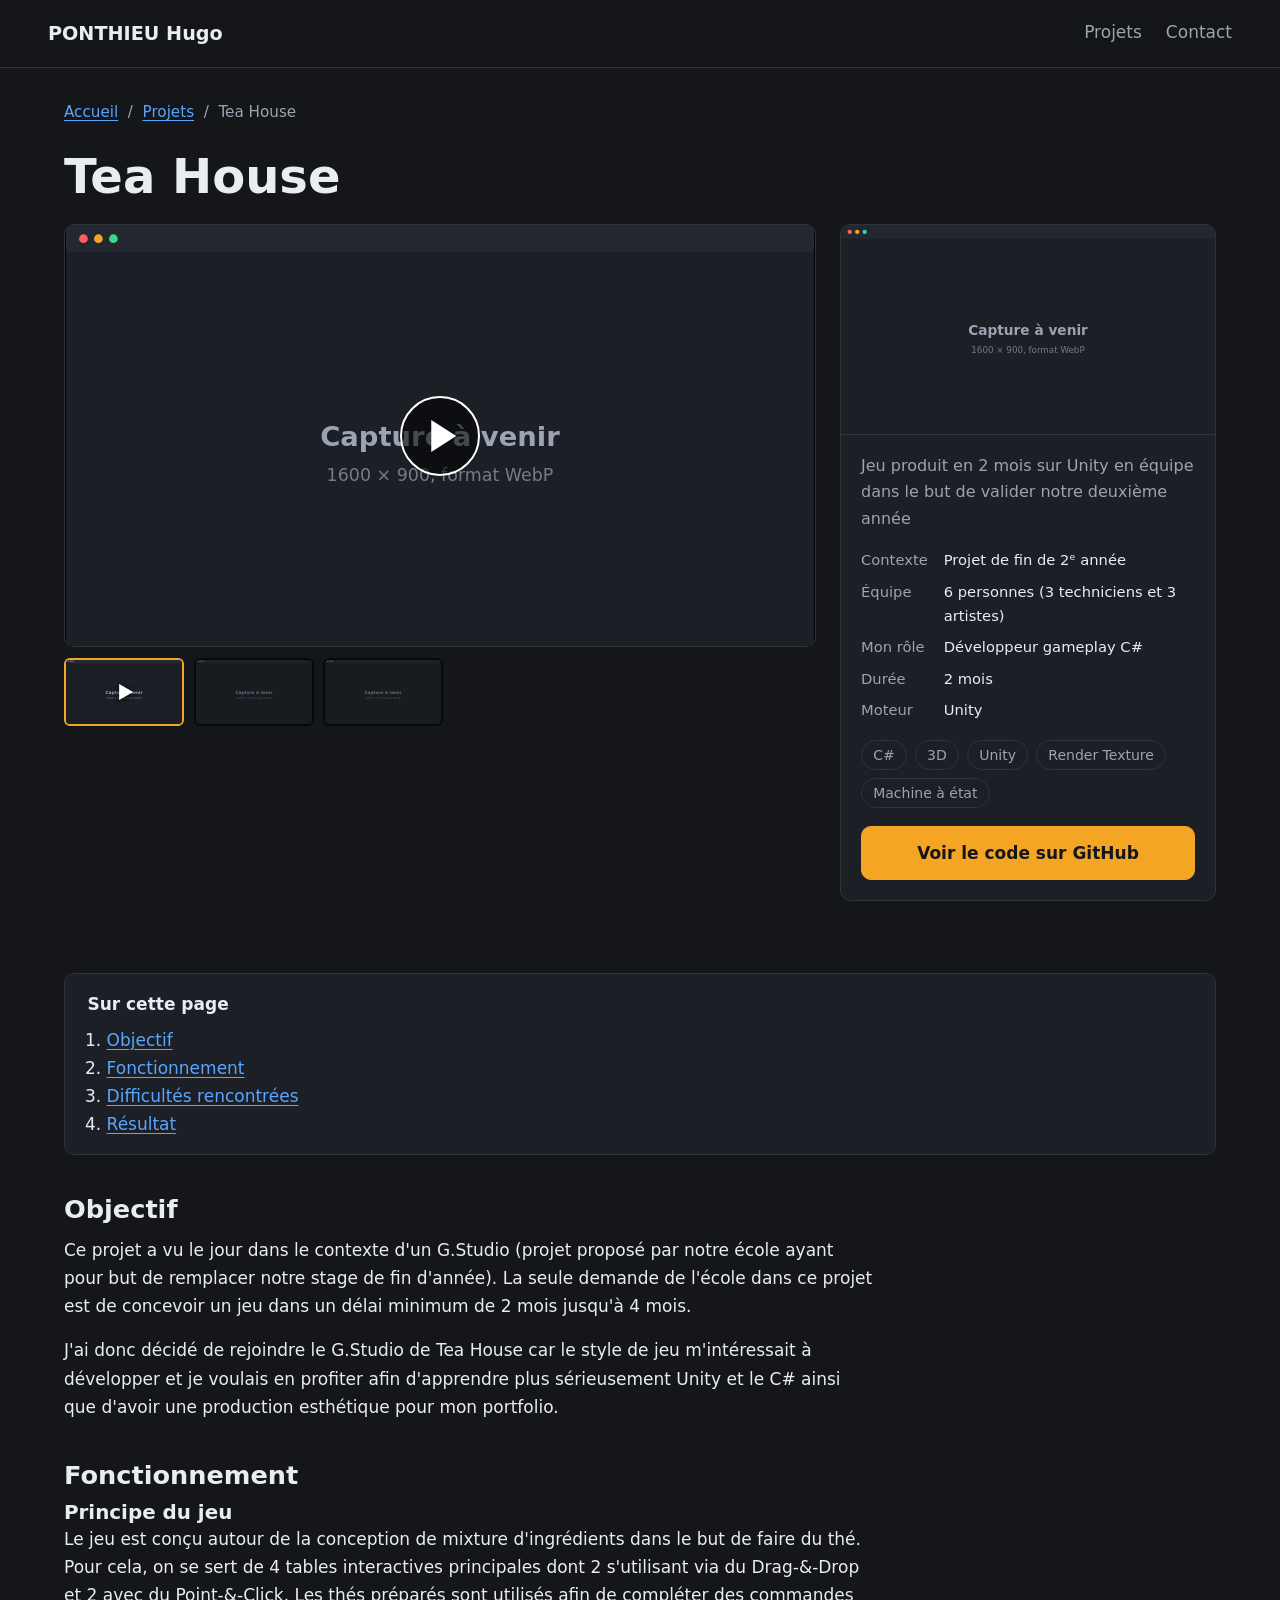
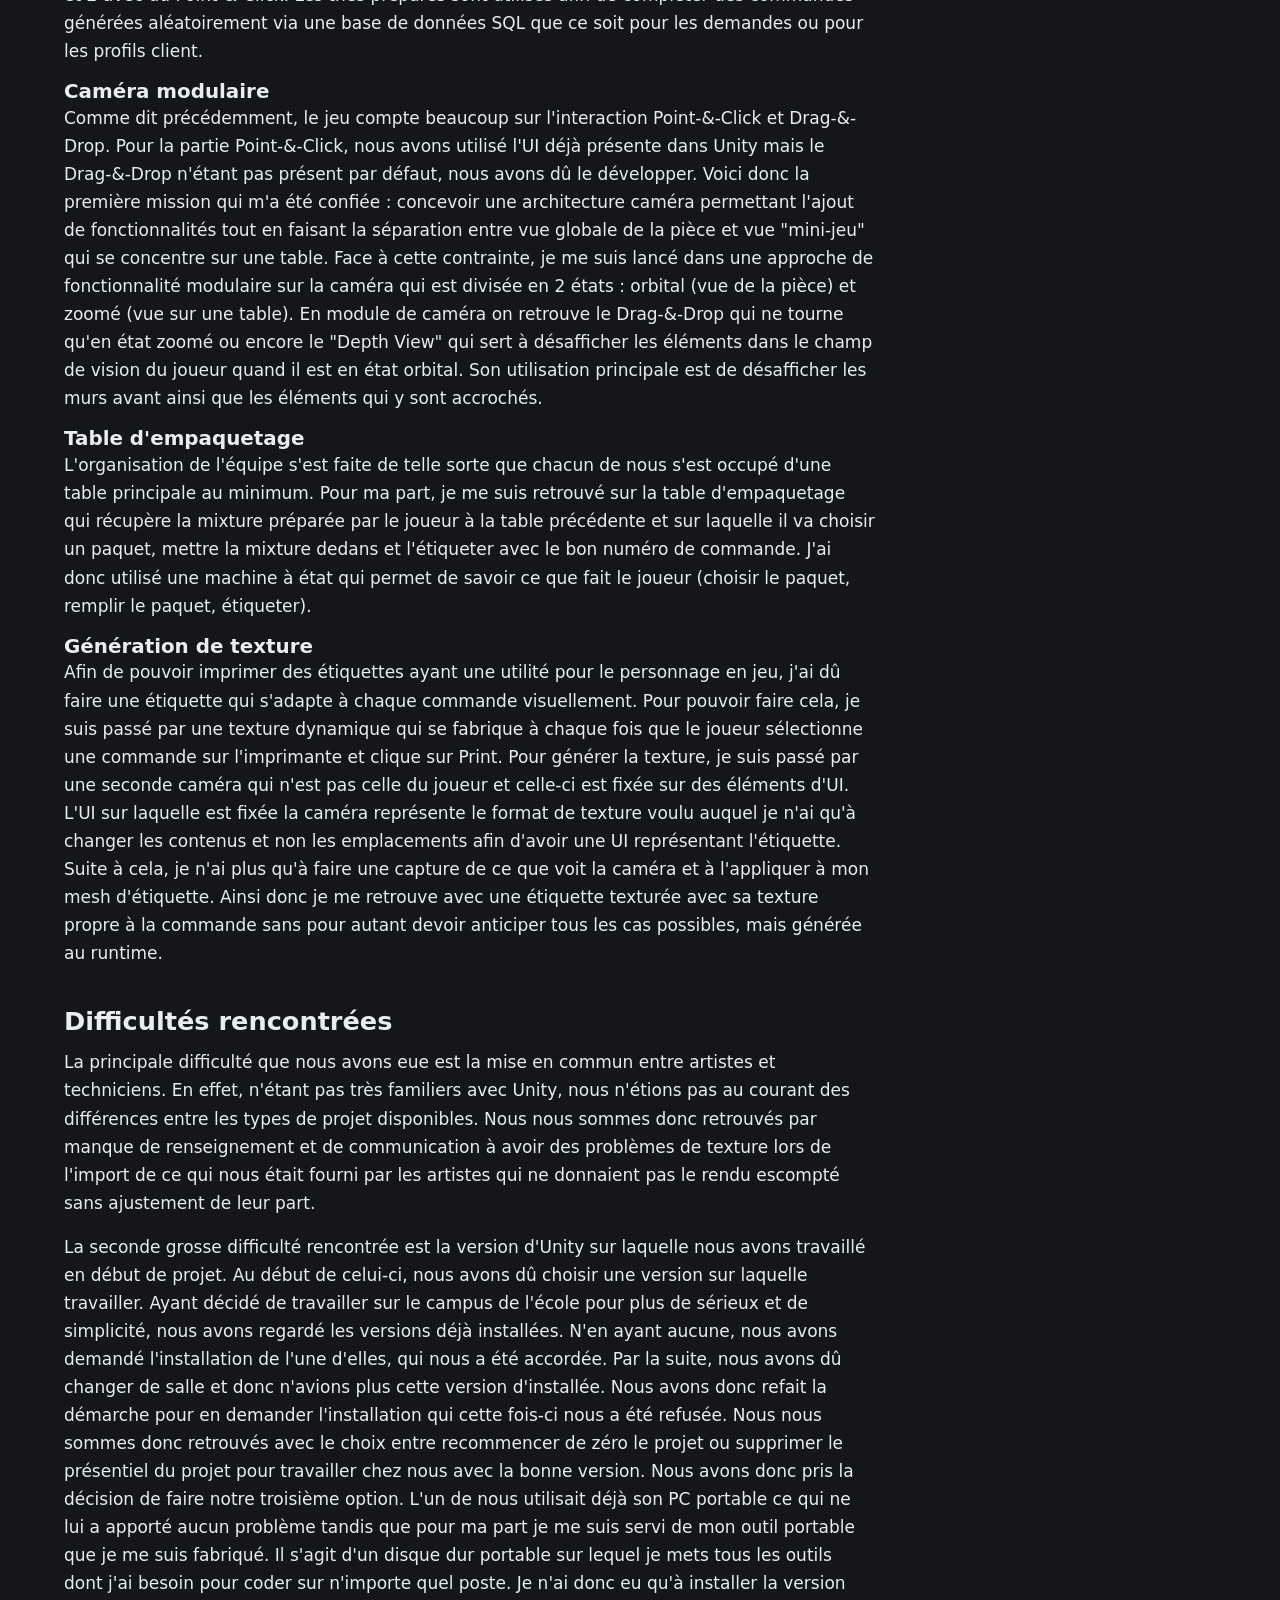
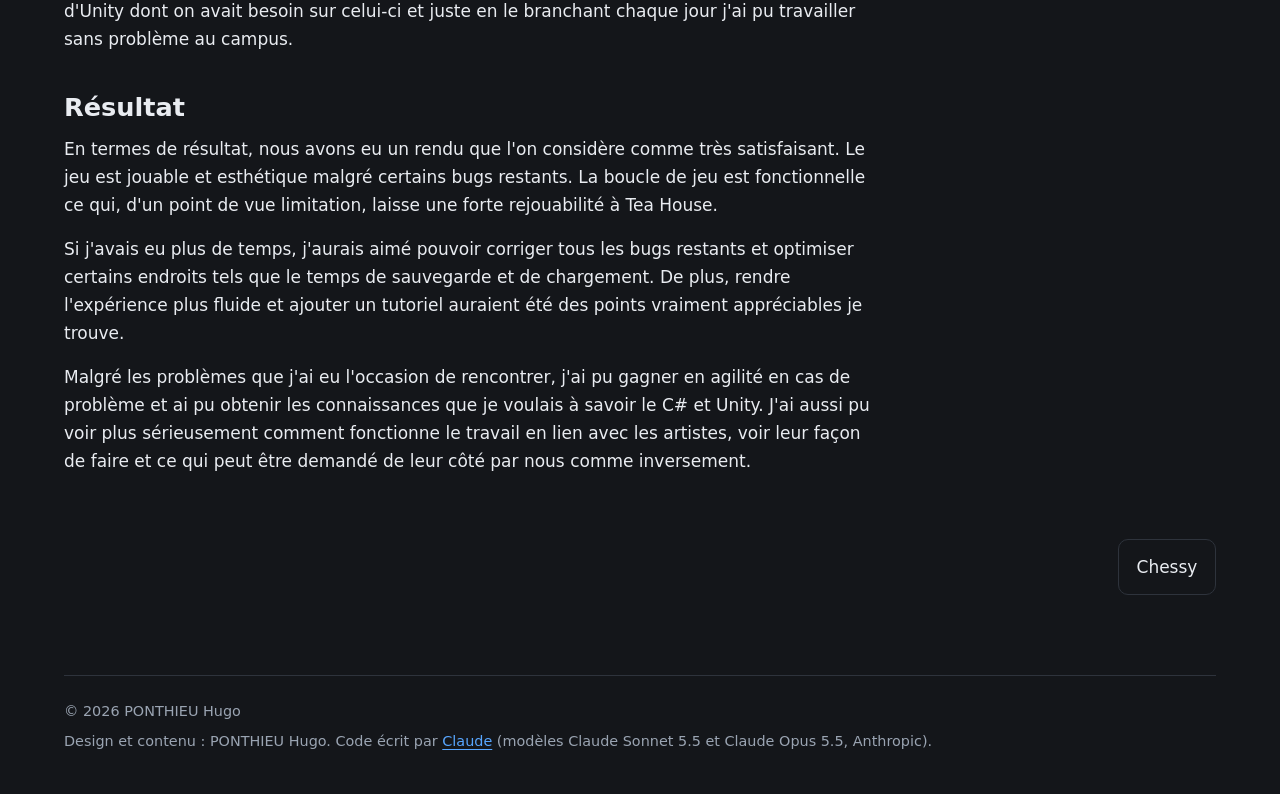
<file: Projects/TeaHouse/index.html>
<!DOCTYPE html>
<html lang="fr">
<head>
  <!--
    PAGE PROJET : Tea House
    Les chemins ../../ remontent de deux dossiers pour retrouver css/, js/, images/ :
    garde-les tant que la page reste dans projets/<nom>/index.html
    Médias du projet : images/projets/tea-house/
  -->
  <meta charset="utf-8">
  <meta name="viewport" content="width=device-width, initial-scale=1">
  <!-- Nom de la fenêtre dans le navigateur -->
  <title>Tea House – PONTHIEU Hugo</title>
  <!-- Description de la page sur Google en dessous du titre -->
  <meta name="description" content="Tea House, jeu de préparation de thé réalisé en équipe sur Unity en 2 mois ; développement gameplay en C# par Hugo PONTHIEU.">
  <meta name="color-scheme" content="dark">
  <meta name="theme-color" content="#14161a">
  <link rel="icon" href="../../images/favicon.svg" type="image/svg+xml">
  <link rel="stylesheet" href="../../css/style.css">
  <script src="../../js/main.js" defer></script>
</head>
<body>
  <a class="skip-link" href="#contenu">Aller au contenu</a>

  <header class="site-header">
    <a class="brand" href="../../">PONTHIEU Hugo</a>
    <nav aria-label="Navigation principale">
      <a href="../../#projets">Projets</a>
      <a href="../../#contact">Contact</a>
    </nav>
  </header>

  <main id="contenu">
    <!-- Fil d'Ariane : le dernier élément n'est pas un lien -->
    <nav class="breadcrumb" aria-label="Fil d'Ariane">
      <ol>
        <li><a href="../../">Accueil</a></li>
        <li><a href="../../#projets">Projets</a></li>
        <li aria-current="page">Tea House</li>
      </ol>
    </nav>

    <!-- ===== EN-TÊTE : galerie à gauche, panneau d'infos à droite ===== -->
    <div class="project-hero">
      <h1>Tea House</h1>

      <div class="project-top">

        <!-- GALERIE
             - Image :  href = l'image en grand ; l'<img> dedans sert de miniature.
             - Vidéo YouTube : href = lien youtube.com, data-youtube = l'identifiant
               (ce qui suit "v=" dans l'adresse), data-poster = ton image d'aperçu.
               La vidéo ne se charge qu'au clic, via youtube-nocookie.com.
             - data-label : description de l'image en grand / titre de la vidéo.
             - Pour ajouter une capture : copie un <li> image. -->
        <section class="gallery" aria-label="Galerie du projet">
          <div class="gallery-stage">
            <div class="gallery-viewer">
              <!-- Affiché sans JavaScript ; remplacé par la galerie sinon -->
              <img src="../../images/feature-placeholder.svg" width="1200" height="675" alt="">
            </div>
            <button type="button" class="gallery-nav gallery-prev" aria-label="Média précédent">‹</button>
            <button type="button" class="gallery-nav gallery-next" aria-label="Média suivant">›</button>
          </div>

          <ul class="gallery-thumbs">
            <li>
              <!-- Vidéo YouTube non répertoriée : remplace TODO-ID par l'identifiant de la vidéo -->
              <!-- TODO : Faire et mettre le lien de la vidéo de game loop -->
              <a class="gallery-thumb gallery-thumb--video"
                 href="https://www.youtube.com/watch?v=TODO-ID"
                 data-youtube="TODO-ID"
                 data-poster="../../images/feature-placeholder.svg"
                 data-label="Game Loop">
                <img src="../../images/feature-placeholder.svg" width="1200" height="675" alt="" loading="lazy">
                <span class="visually-hidden">Vidéo : Game loop Tea House</span>
              </a>
            </li>
            <li>
              <!-- TODO : images/projets/tea-house/capture-1.webp -->
              <a class="gallery-thumb"
                 href="../../images/feature-placeholder.svg"
                 data-label="TODO description de la capture 1">
                <img src="../../images/feature-placeholder.svg" width="1200" height="675" alt="" loading="lazy">
                <span class="visually-hidden">TODO description de la capture 1</span>
              </a>
            </li>
            <li>
              <!-- TODO : images/projets/tea-house/capture-2.webp -->
              <a class="gallery-thumb"
                 href="../../images/feature-placeholder.svg"
                 data-label="TODO description de la capture 2">
                <img src="../../images/feature-placeholder.svg" width="1200" height="675" alt="" loading="lazy">
                <span class="visually-hidden">TODO description de la capture 2</span>
              </a>
            </li>
          </ul>
        </section>

        <!-- PANNEAU D'INFOS -->
        <aside class="project-info" aria-label="Fiche du projet">
          <!-- Image d'en-tête (masquée sur mobile) : une capture représentative -->
          <img class="project-info-cover" src="../../images/feature-placeholder.svg" width="1200" height="675" alt="">
          <div class="project-info-body">
            <p class="project-info-lead">Jeu produit en 2 mois sur Unity en équipe dans le but de valider notre deuxième année</p>

            <!-- Ajoute, retire ou renomme les lignes librement (une paire <dt>/<dd> par ligne) -->
            <dl class="project-facts">
              <dt>Contexte</dt><dd>Projet de fin de 2ᵉ année</dd>
              <dt>Équipe</dt><dd>6 personnes (3 techniciens et 3 artistes)</dd>
              <dt>Mon rôle</dt><dd>Développeur gameplay C#</dd>
              <dt>Durée</dt><dd>2 mois</dd>
              <dt>Moteur</dt><dd>Unity</dd>
            </dl>

            <ul class="tags" aria-label="Technologies">
              <li>C#</li>
              <li>3D</li>
              <li>Unity</li>
              <li>Render Texture</li>
              <li>Machine à état</li>
            </ul>

            <a class="button project-info-cta" href="https://github.com/PorteMaxime/Tea-House" rel="noopener">Voir le code sur GitHub</a>
            <!-- Code non public ? Remplace le bouton par :
                 <p class="project-info-note">Code non public (projet d'école).</p> -->
          </div>
        </aside>

      </div>
    </div>

    <!-- ===== TEXTE DU PROJET ===== -->
    <article class="project-page">
      <!-- Sommaire : main.js le remplit à partir des <h2> -->
      <nav class="toc" aria-label="Sur cette page">
        <p class="toc-title">Sur cette page</p>
        <ol id="toc"></ol>
      </nav>

      <!-- Les <h2> alimentent le sommaire : garde-les courts et distincts -->
      <section>
        <h2>Objectif</h2>
        <p>Ce projet a vu le jour dans le contexte d'un G.Studio (projet proposé par notre école ayant pour but de remplacer notre stage de fin d'année). 
          La seule demande de l'école dans ce projet est de concevoir un jeu dans un délai minimum de 2 mois jusqu'à 4 mois. 
        </p>
        <p>J'ai donc décidé de rejoindre le G.Studio de Tea House car le style de jeu m'intéressait à développer et je voulais en profiter afin d'apprendre plus sérieusement Unity et le C# ainsi que d'avoir une production esthétique pour mon portfolio.</p>
      </section>
      <section>
        <h2>Fonctionnement</h2>
        <h3>Principe du jeu</h3>
        <p>
          Le jeu est conçu autour de la conception de mixture d'ingrédients dans le but de faire du thé. 
          Pour cela, on se sert de 4 tables interactives principales dont 2 s'utilisant via du Drag-&-Drop et 2 avec du Point-&-Click. 
          Les thés préparés sont utilisés afin de compléter des commandes générées aléatoirement via une base de données SQL que ce soit pour les demandes ou pour les profils client.
        </p>
        
        <h3>Caméra modulaire</h3>
        <p>
          Comme dit précédemment, le jeu compte beaucoup sur l'interaction Point-&-Click et Drag-&-Drop. 
          Pour la partie Point-&-Click, nous avons utilisé l'UI déjà présente dans Unity mais le Drag-&-Drop n'étant pas présent par défaut, nous avons dû le développer. 
          Voici donc la première mission qui m'a été confiée : concevoir une architecture caméra permettant l'ajout de fonctionnalités tout en faisant la séparation entre vue globale de la pièce et vue "mini-jeu" qui se concentre sur une table. 
          Face à cette contrainte, je me suis lancé dans une approche de fonctionnalité modulaire sur la caméra qui est divisée en 2 états : orbital (vue de la pièce) et zoomé (vue sur une table).
          En module de caméra on retrouve le Drag-&-Drop qui ne tourne qu'en état zoomé ou encore le "Depth View" qui sert à désafficher les éléments dans le champ de vision du joueur quand il est en état orbital. 
          Son utilisation principale est de désafficher les murs avant ainsi que les éléments qui y sont accrochés.
        </p>

        <h3>Table d'empaquetage</h3>
        <p>
          L'organisation de l'équipe s'est faite de telle sorte que chacun de nous s'est occupé d'une table principale au minimum.
          Pour ma part, je me suis retrouvé sur la table d'empaquetage qui récupère la mixture préparée par le joueur à la table précédente et sur laquelle il va choisir un paquet, mettre la mixture dedans et l'étiqueter avec le bon numéro de commande.
          J'ai donc utilisé une machine à état qui permet de savoir ce que fait le joueur (choisir le paquet, remplir le paquet, étiqueter).        
        </p>

        <h3>Génération de texture</h3>
        <p>
          Afin de pouvoir imprimer des étiquettes ayant une utilité pour le personnage en jeu, j'ai dû faire une étiquette qui s'adapte à chaque commande visuellement.
          Pour pouvoir faire cela, je suis passé par une texture dynamique qui se fabrique à chaque fois que le joueur sélectionne une commande sur l'imprimante et clique sur Print. 
          Pour générer la texture, je suis passé par une seconde caméra qui n'est pas celle du joueur et celle-ci est fixée sur des éléments d'UI. 
          L'UI sur laquelle est fixée la caméra représente le format de texture voulu auquel je n'ai qu'à changer les contenus et non les emplacements afin d'avoir une UI représentant l'étiquette.
          Suite à cela, je n'ai plus qu'à faire une capture de ce que voit la caméra et à l'appliquer à mon mesh d'étiquette.
          Ainsi donc je me retrouve avec une étiquette texturée avec sa texture propre à la commande sans pour autant devoir anticiper tous les cas possibles, mais générée au runtime.
        </p>
      </section>
      <section>
        <h2>Difficultés rencontrées</h2>
        <p>
          La principale difficulté que nous avons eue est la mise en commun entre artistes et techniciens.
          En effet, n'étant pas très familiers avec Unity, nous n'étions pas au courant des différences entre les types de projet disponibles.
          Nous nous sommes donc retrouvés par manque de renseignement et de communication à avoir des problèmes de texture lors de l'import de ce qui nous était fourni par les artistes qui ne donnaient pas le rendu escompté sans ajustement de leur part.
        </p>

        <p>
          La seconde grosse difficulté rencontrée est la version d'Unity sur laquelle nous avons travaillé en début de projet.
          Au début de celui-ci, nous avons dû choisir une version sur laquelle travailler.
          Ayant décidé de travailler sur le campus de l'école pour plus de sérieux et de simplicité, nous avons regardé les versions déjà installées.
          N'en ayant aucune, nous avons demandé l'installation de l'une d'elles, qui nous a été accordée. 
          Par la suite, nous avons dû changer de salle et donc n'avions plus cette version d'installée. 
          Nous avons donc refait la démarche pour en demander l'installation qui cette fois-ci nous a été refusée.
          Nous nous sommes donc retrouvés avec le choix entre recommencer de zéro le projet ou supprimer le présentiel du projet pour travailler chez nous avec la bonne version.
          Nous avons donc pris la décision de faire notre troisième option.
          L'un de nous utilisait déjà son PC portable ce qui ne lui a apporté aucun problème tandis que pour ma part je me suis servi de mon outil portable que je me suis fabriqué.
          Il s'agit d'un disque dur portable sur lequel je mets tous les outils dont j'ai besoin pour coder sur n'importe quel poste.
          Je n'ai donc eu qu'à installer la version d'Unity dont on avait besoin sur celui-ci et juste en le branchant chaque jour j'ai pu travailler sans problème au campus.
        </p>
      </section>
      <section>
        <h2>Résultat</h2>
        <p>
          En termes de résultat, nous avons eu un rendu que l'on considère comme très satisfaisant.
          Le jeu est jouable et esthétique malgré certains bugs restants.
          La boucle de jeu est fonctionnelle ce qui, d'un point de vue limitation, laisse une forte rejouabilité à Tea House.
        </p>

        <p>
          Si j'avais eu plus de temps, j'aurais aimé pouvoir corriger tous les bugs restants et optimiser certains endroits tels que le temps de sauvegarde et de chargement.
          De plus, rendre l'expérience plus fluide et ajouter un tutoriel auraient été des points vraiment appréciables je trouve.
        </p>

        <p>
          Malgré les problèmes que j'ai eu l'occasion de rencontrer, j'ai pu gagner en agilité en cas de problème et ai pu obtenir les connaissances que je voulais à savoir le C# et Unity.
          J'ai aussi pu voir plus sérieusement comment fonctionne le travail en lien avec les artistes, voir leur façon de faire et ce qui peut être demandé de leur côté par nous comme inversement.
        </p>
      </section>
    </article>

    <!-- Projet précédent / suivant : supprime un lien aux extrémités de la liste -->
    <nav class="pager" aria-label="Autres projets">
      <a rel="next" href="../Chessy/">Chessy</a>
    </nav>
  </main>

  <footer class="site-footer">
    <p>© <span id="year">2026</span> PONTHIEU Hugo</p>
    <p class="credit">Design et contenu : PONTHIEU Hugo. Code écrit par <a href="https://www.anthropic.com/claude" rel="noopener">Claude</a> (modèles Claude Sonnet 5.5 et Claude Opus 5.5, Anthropic).</p>
  </footer>
</body>
</html>
</file>
<file: css/style.css>
/* =====================================================================
   PALETTE : À REMPLACER par les couleurs de ton design.
   Tout le reste du fichier n'utilise que ces variables : change-les ici
   et tout le site suit.
   ===================================================================== */
:root {
  --bg:            #14161a;  /* fond de page */
  --surface:       #1c1f25;  /* cartes, zones surélevées */
  --surface-hover: #232730;  /* carte survolée */
  --border:        #2e333c;  /* bordures et séparateurs */
  --text:          #e9ecf1;  /* texte principal */
  --text-muted:    #9aa4b2;  /* texte secondaire, étiquettes */
  --accent:        #f5a524;  /* boutons, éléments importants */
  --accent-text:   #14161a;  /* texte posé sur --accent */
  --link:          #58a6ff;  /* liens dans le texte */
  --focus:         #58a6ff;  /* anneau de focus clavier */

  /* Projets phares (bandes pleine largeur) */
  --band-a:        var(--surface); /* fond des bandes 1, 3, 5... */
  --band-b:        color-mix(in srgb, var(--bg) 70%, #000); /* fond des bandes 2, 4, 6... */
  --feature-title: var(--accent);  /* grand titre en capitales */
  --flare:         #22c3d6;        /* halo lumineux derrière l'image */

  /* Couleurs des sommets du triangle (format #rrggbb, lues par main.js) */
  --vertex-a: #ff5d62;
  --vertex-b: #3dd68c;
  --vertex-c: #5b9bff;

  /* Typographie : polices système (aucune requête vers un serveur tiers).
     Pour une police perso (par exemple Rajdhani, sous licence libre OFL),
     mets le fichier .woff2 dans fonts/, déclare-le avec @font-face
     et mets son nom en premier dans --font-display. */
  --font-display: system-ui, -apple-system, "Segoe UI", Roboto, sans-serif;
  --font-body:    system-ui, -apple-system, "Segoe UI", Roboto, sans-serif;

  /* Mise en page */
  --gutter: clamp(1.25rem, 5vw, 3rem);
  --max: 72rem;
  --radius: 10px;

  /* Animations au défilement (lues par main.js)
     --fx-rise      : projets phares, distance de montée de l'image et du texte
     --fx-scrub     : retard de l'image et des cartes sur le défilement, en secondes (0 = aucun)
     --fx-card-rise : autres projets, montée de la carte du centre
     --fx-slide     : autres projets, glissement des cartes latérales (multiplié par
                      leur rang : la 2e carte en partant du centre vient 2x plus loin) */
  --fx-rise: 300px;
  --fx-scrub: 1;
  --fx-card-rise: 120px;
  --fx-slide: 140px;
}

/* Déclarer le type des distances permet au navigateur de la convertir en px :
   tu peux donc écrire 18rem ou 30vh, main.js recevra toujours des pixels. */
@property --fx-rise {
  syntax: "<length>";
  inherits: true;
  initial-value: 300px;
}
@property --fx-card-rise {
  syntax: "<length>";
  inherits: true;
  initial-value: 120px;
}
@property --fx-slide {
  syntax: "<length>";
  inherits: true;
  initial-value: 140px;
}

/* =====================================================================
   BASE
   ===================================================================== */
*, *::before, *::after { box-sizing: border-box; }

html {
  scroll-behavior: smooth;
  scroll-padding-top: 5rem; /* évite que l'en-tête collant masque les ancres */
}

body {
  margin: 0;
  background: var(--bg);
  color: var(--text);
  font-family: var(--font-body);
  font-size: 1.0625rem;
  line-height: 1.65;
}

/* Les bandes des projets phares prennent toute la largeur de l'écran :
   on coupe ce qui dépasse horizontalement pour éviter un défilement latéral. */
main { overflow-x: clip; }

h1, h2, h3, h4 {
  margin: 0;
  font-family: var(--font-display);
  line-height: 1.15;
}

p { margin: 0 0 1rem; }

a { color: var(--link); text-underline-offset: 0.2em; }
a:hover { text-decoration-thickness: 2px; }

img { max-width: 100%; height: auto; }

:focus-visible {
  outline: 3px solid var(--focus);
  outline-offset: 3px;
  border-radius: 3px;
}

/* Texte lu par les lecteurs d'écran mais invisible à l'écran */
.visually-hidden {
  position: absolute;
  width: 1px;
  height: 1px;
  margin: -1px;
  padding: 0;
  overflow: hidden;
  clip-path: inset(50%);
  white-space: nowrap;
  border: 0;
}

/* Lien d'évitement : invisible tant qu'il n'a pas le focus */
.skip-link {
  position: absolute;
  left: 1rem;
  top: -4rem;
  z-index: 100;
  padding: 0.6rem 1rem;
  background: var(--accent);
  color: var(--accent-text);
  font-weight: 700;
  border-radius: var(--radius);
  text-decoration: none;
}
.skip-link:focus { top: 1rem; }

/* =====================================================================
   EN-TÊTE
   ===================================================================== */
.site-header {
  position: sticky;
  top: 0;
  z-index: 10;
  display: flex;
  flex-wrap: wrap;
  justify-content: space-between;
  align-items: center;
  gap: 0.5rem 1.5rem;
  padding: 0.9rem var(--gutter);
  background: color-mix(in srgb, var(--bg) 90%, transparent);
  backdrop-filter: blur(8px);
  border-bottom: 1px solid var(--border);
}

.brand {
  font-family: var(--font-display);
  font-weight: 700;
  font-size: 1.2rem;
  color: var(--text);
  text-decoration: none;
}

.site-header nav { display: flex; flex-wrap: wrap; gap: 0.25rem 1.5rem; }

.site-header nav a {
  padding: 0.25rem 0;
  color: var(--text-muted);
  text-decoration: none;
  border-bottom: 2px solid transparent;
}
.site-header nav a:hover { color: var(--text); }
.site-header nav a[aria-current] {
  color: var(--text);
  border-bottom-color: var(--accent);
}

/* =====================================================================
   MISE EN PAGE DES SECTIONS
   ===================================================================== */
main > section,
.breadcrumb,
.project-hero,
.project-page,
.pager {
  width: min(100% - 2 * var(--gutter), var(--max));
  margin-inline: auto;
}

main > section { padding-block: clamp(3rem, 7vw, 5.5rem) 0; }

main > section > h2 {
  font-size: clamp(1.7rem, 3.2vw, 2.4rem);
  margin-bottom: 2rem;
}

/* =====================================================================
   HERO
   ===================================================================== */
.hero {
  display: grid;
  grid-template-columns: minmax(0, 1.15fr) minmax(0, 1fr);
  align-items: center;
  gap: clamp(2rem, 5vw, 4rem);
  padding-top: clamp(3rem, 8vw, 6rem); /* la classe l'emporte sur main > section */
}

.hero h1 {
  font-size: clamp(2.2rem, 5.4vw, 4rem);
  letter-spacing: -0.02em;
}

.lead {
  max-width: 48ch;
  margin: 1.5rem 0 2rem;
  color: var(--text-muted);
  font-size: 1.2rem;
}

.actions { display: flex; flex-wrap: wrap; gap: 0.75rem; margin: 0; }

.button {
  display: inline-block;
  padding: 0.75rem 1.4rem;
  background: var(--accent);
  color: var(--accent-text);
  font-weight: 700;
  text-decoration: none;
  border: 1px solid var(--accent);
  border-radius: var(--radius);
  transition: filter 0.15s ease;
}
.button:hover { filter: brightness(1.1); }

.button-secondary {
  background: transparent;
  color: var(--text);
  border-color: var(--border);
}
.button-secondary:hover { border-color: var(--text-muted); filter: none; }

.hero-figure { margin: 0; }

#triangle {
  display: block;
  width: 100%;
  height: auto;
  aspect-ratio: 4 / 3;
  image-rendering: pixelated; /* garde les gros pixels nets */
  background: var(--surface);
  border: 1px solid var(--border);
  border-radius: var(--radius);
}

.hero-figure figcaption {
  margin-top: 0.75rem;
  color: var(--text-muted);
  font-size: 0.9rem;
}

/* =====================================================================
   LANGAGES : bandeau de logos (couleur = --accent)
   ===================================================================== */
#langages > h2 {
  margin-bottom: 1.25rem;
  text-align: center;
  font-size: 1.1rem;
  color: var(--text-muted);
}

/* Tuiles : logo à gauche, nom et précision à droite.
   4 colonnes sur grand écran, moins quand la place manque (auto-fit). */
.languages {
  list-style: none;
  margin: 0 auto;
  padding: 0;
  max-width: 64rem;
  display: grid;
  grid-template-columns: repeat(auto-fit, minmax(13.5rem, 1fr));
  gap: 1rem;
}

.language {
  display: grid;
  grid-template-columns: auto 1fr;
  grid-template-areas:
    "icon name"
    "icon note";
  align-items: center;
  column-gap: 1rem;
  padding: 1rem 1.2rem;
  background: var(--surface);
  border: 1px solid var(--border);
  border-radius: var(--radius);
  transition: border-color 0.15s ease;
}
.language:hover { border-color: var(--accent); }

/* Les logos viennent du sprite images/langages.svg (<use href="...#id">).
   Leur couleur suit "color" : les symboles utilisent currentColor. */
.lang-icon {
  grid-area: icon;
  display: block;
  width: 2.75rem;
  height: 2.75rem;
  color: var(--accent);
}

.language-name {
  grid-area: name;
  align-self: end;
  font-family: var(--font-display);
  font-size: 1.15rem;
  font-weight: 700;
  line-height: 1.2;
}

.language-note {
  grid-area: note;
  align-self: start;
  color: var(--text-muted);
  font-size: 0.9rem;
  line-height: 1.4;
}

/* =====================================================================
   PROJETS PHARES : bandes pleine largeur
   - chaque projet est une bande pleine largeur, de couleur alternée ;
   - deux encoches biseautées montent dans la bande précédente ;
   - l'image est une capture d'écran encadrée, alignée sur le texte ;
   - un halo lumineux éclaire l'arrière de la capture ;
   - main.js fait monter l'image, le halo et le texte pendant le défilement.
   ===================================================================== */
.features {
  /* Sortie du conteneur centré pour occuper toute la largeur de l'écran */
  margin-inline: calc(50% - 50vw);
  margin-top: 3.5rem;
}

.feature {
  --tab-height: 1.25rem;                     /* hauteur des encoches */
  --tab-width: clamp(4.5rem, 14vw, 12.5rem); /* largeur des encoches */

  position: relative;
  background: var(--band-a);
}
.feature:nth-of-type(even) { background: var(--band-b); }

/* Encoches : prennent la couleur de leur bande et montent dans la précédente */
.feature::before,
.feature::after {
  content: "";
  position: absolute;
  bottom: 100%;
  z-index: 1;
  width: var(--tab-width);
  height: var(--tab-height);
  background: inherit;
  clip-path: polygon(0 0, 80% 0, 100% 100%, 0 100%);
  pointer-events: none;
}
.feature::before { left: 0; }
.feature::after  { right: 0; transform: scaleX(-1); }

.feature-inner {
  width: min(100% - 2 * var(--gutter), var(--max));
  margin-inline: auto;
  display: grid;
  grid-template-columns: minmax(0, 1fr) minmax(0, 1fr);
  grid-template-areas: "body media";
  align-items: center; /* texte et image centrés sur le même axe */
  column-gap: clamp(2rem, 5vw, 4rem);
  padding-block: clamp(3.5rem, 8vw, 6rem);
  /* Coupe verticalement : l'image et le texte "sortent" du bas de la bande
     pendant l'animation, sans jamais déborder sur la bande suivante. */
  overflow-x: visible;
  overflow-y: clip;
}
.feature:nth-of-type(even) .feature-inner { grid-template-areas: "media body"; }

/* --- Texte --- */
.feature-body { grid-area: body; }
/* Bandes impaires : image à droite, texte aligné vers l'image */
.feature:nth-of-type(odd) .feature-body { text-align: end; }
.feature:nth-of-type(odd) .feature-text { margin-left: auto; }

.feature-kicker {
  margin: 0;
  color: var(--text-muted);
  font-size: 0.95rem;
  font-weight: 700;
  letter-spacing: 0.12em;
  text-transform: uppercase;
}

.feature-title {
  margin: 0.2rem 0 1rem;
  color: var(--feature-title);
  font-size: clamp(2.2rem, 5vw, 4rem);
  line-height: 1;
  letter-spacing: -0.02em;
  text-transform: uppercase;
  hyphens: auto;
}

.feature-text {
  max-width: 40ch;
  margin: 0;
  color: var(--text-muted);
  font-size: 1.15rem;
}

.feature-more { margin: 2rem 0 0; }
.feature-more a {
  color: var(--text-muted);
  font-size: 0.95rem;
  font-weight: 700;
  letter-spacing: 0.08em;
  text-transform: uppercase;
  text-decoration: none;
  transition: color 0.15s ease;
}

/* --- Capture d'écran et halo --- */
.feature-media {
  grid-area: media;
  position: relative;
}

/* Halo : lueur douce qui déborde derrière la capture */
.feature-flare {
  position: absolute;
  inset: -25% -15%;
  background: radial-gradient(closest-side,
              color-mix(in srgb, var(--flare) 40%, transparent),
              transparent);
  pointer-events: none;
}

.feature-visual { position: relative; } /* passe devant le halo */

/* Toutes les captures ont le même format (16:9), quelle que soit leur taille
   d'origine : object-fit recadre au centre sans déformer. */
.feature-visual img {
  display: block;
  width: 100%;
  aspect-ratio: 16 / 9;
  object-fit: cover;
  background: var(--bg);
  border: 1px solid var(--border);
  border-radius: var(--radius);
  box-shadow: 0 24px 50px rgb(0 0 0 / 0.5);
  transition: transform 0.3s ease, border-color 0.3s ease;
}

/* Variante : capture affichée en entier, sans recadrage.
   Pour une image qui n'est pas en 16:9 (ex. une console) : on garde le cadre 16:9,
   l'image est centrée dedans et les bandes vides prennent la couleur --visual-bg
   (mets celle du fond de ta capture pour qu'elles se fondent dedans).
   Usage : <div class="feature-visual feature-visual--contain" style="--visual-bg: #0c0c0c"> */
.feature-visual--contain img {
  object-fit: contain;
  background: var(--visual-bg, var(--bg));
}

/* --- Survol : toute la bande est cliquable (classe ajoutée par main.js) --- */
.feature.is-clickable { cursor: pointer; }
.feature.is-clickable:hover .feature-visual img {
  transform: translateY(-8px);
  border-color: var(--accent);
}
.feature.is-clickable:hover .feature-more a,
.feature-more a:hover,
.feature-more a:focus-visible { color: var(--accent); }

/* Les éléments animés par main.js : le navigateur prépare leur calque à l'avance */
.feature-visual,
.feature-flare,
.feature-body { will-change: transform, opacity; }

.projects-subtitle {
  font-size: 1.4rem;
  margin: clamp(3.5rem, 7vw, 5rem) 0 1.25rem;
}

/* =====================================================================
   CARTES DE PROJETS (liste de liens, style documentation)
   ===================================================================== */
.cards {
  --cols: 4;     /* nombre de colonnes sur grand écran : mets 5 pour 5 colonnes */
  --gap: 1rem;
  display: flex;
  flex-wrap: wrap;
  justify-content: center; /* centre aussi la dernière ligne si elle est incomplète */
  gap: var(--gap);
  list-style: none;
  margin: 0;
  padding: 0;
}

/* Les cartes sont animées ligne par ligne par main.js (effet d'assemblage) */
.card {
  will-change: transform, opacity;
  flex: 0 0 calc((100% - (var(--cols) - 1) * var(--gap)) / var(--cols));
  position: relative; /* nécessaire pour étendre le lien à toute la carte */
  padding: 1.25rem 1.4rem 1.1rem;
  background: var(--surface);
  border: 1px solid var(--border);
  border-radius: var(--radius);
  transition: border-color 0.15s ease, background-color 0.15s ease;
}
.card:hover,
.card:focus-within {
  background: var(--surface-hover);
  border-color: var(--accent);
}

.card-title { font-size: 1.25rem; margin-bottom: 0.5rem; }
.card-title a { color: var(--text); text-decoration: none; }
.card-title a:hover { text-decoration: underline; }

/* Le lien du titre couvre toute la carte : un seul lien, toute la carte cliquable */
.card-title a::after {
  content: "";
  position: absolute;
  inset: 0;
  border-radius: var(--radius);
}
/* Quand le lien a le focus, l'anneau entoure la carte entière */
.card-title a:focus-visible { outline: none; }
.card:has(.card-title a:focus-visible) {
  outline: 3px solid var(--focus);
  outline-offset: 3px;
}

.card-text { margin: 0; color: var(--text-muted); }

/* =====================================================================
   PAGE PROJET
   ===================================================================== */
.breadcrumb { padding-top: 2rem; font-size: 0.95rem; }
.breadcrumb ol {
  display: flex;
  flex-wrap: wrap;
  gap: 0.25rem 0.6rem;
  list-style: none;
  margin: 0;
  padding: 0;
}
.breadcrumb li + li::before {
  content: "/";
  margin-right: 0.6rem;
  color: var(--text-muted);
}
.breadcrumb [aria-current="page"] { color: var(--text-muted); }

.project-page { padding-block: 2rem 1rem; max-width: 52rem; }
.project-page h1 { font-size: clamp(2rem, 4.5vw, 3rem); }
.project-page h2 { font-size: 1.6rem; margin: 2.5rem 0 0.75rem; }
.project-page figure { margin: 2rem 0; }
.project-page figure img {
  display: block;
  width: 100%;
  border: 1px solid var(--border);
  border-radius: var(--radius);
}
.project-page figcaption {
  margin-top: 0.5rem;
  color: var(--text-muted);
  font-size: 0.9rem;
}

.tags {
  display: flex;
  flex-wrap: wrap;
  gap: 0.5rem;
  list-style: none;
  margin: 0 0 1rem;
  padding: 0;
}
.tags li {
  padding: 0.15rem 0.7rem;
  border: 1px solid var(--border);
  border-radius: 999px;
  color: var(--text-muted);
  font-size: 0.875rem;
}

.toc {
  margin: 2rem 0;
  padding: 1rem 1.4rem;
  background: var(--surface);
  border: 1px solid var(--border);
  border-radius: var(--radius);
}
.toc-title { margin: 0 0 0.5rem; font-weight: 700; }
.toc ol { margin: 0; padding-left: 1.2rem; }
.toc a { color: var(--link); }

.pager {
  display: flex;
  justify-content: space-between;
  gap: 1rem;
  padding-block: 2rem 0;
}
.pager a {
  max-width: 48%;
  padding: 0.8rem 1.1rem;
  color: var(--text);
  text-decoration: none;
  border: 1px solid var(--border);
  border-radius: var(--radius);
}
.pager a:hover { border-color: var(--accent); }
.pager a[rel="next"] { margin-left: auto; text-align: right; }

/* =====================================================================
   PAGE PROJET : EN-TÊTE (galerie + panneau d'infos)
   ===================================================================== */
.project-hero { padding-top: 1.5rem; }
.project-hero h1 {
  font-size: clamp(2rem, 4.5vw, 3rem);
  margin-bottom: 1.25rem;
}

.project-top {
  display: grid;
  grid-template-columns: minmax(0, 2fr) minmax(0, 1fr);
  gap: 1.5rem;
  align-items: start;
}

/* --- Galerie --- */
.gallery { min-width: 0; } /* laisse la bande de miniatures défiler au lieu d'élargir la page */

.gallery-stage { position: relative; }

.gallery-viewer {
  aspect-ratio: 16 / 9;
  overflow: hidden;
  background: #000; /* bandes noires si un média n'est pas en 16:9 */
  border: 1px solid var(--border);
  border-radius: var(--radius);
}

.gallery-viewer > img,
.gallery-viewer > iframe,
.gallery-play,
.gallery-play img {
  display: block;
  width: 100%;
  height: 100%;
  border: 0;
}
.gallery-viewer > img,
.gallery-play img { object-fit: contain; }

/* Petit fondu à chaque changement de média */
.gallery-viewer > * { animation: gallery-in 0.25s ease; }
@keyframes gallery-in { from { opacity: 0; } }

/* Aperçu de la vidéo : image + bouton lecture (YouTube ne se charge qu'au clic) */
.gallery-play {
  position: relative;
  padding: 0;
  background: none;
  cursor: pointer;
}
.gallery-play::before { /* rond */
  content: "";
  position: absolute;
  left: 50%;
  top: 50%;
  width: 5rem;
  height: 5rem;
  translate: -50% -50%;
  border: 2px solid #fff;
  border-radius: 50%;
  background: rgb(0 0 0 / 0.55);
  transition: background-color 0.15s ease, scale 0.15s ease;
}
.gallery-play::after { /* triangle */
  content: "";
  position: absolute;
  left: 50%;
  top: 50%;
  translate: -35% -50%;
  border-left: 1.6rem solid #fff;
  border-top: 1rem solid transparent;
  border-bottom: 1rem solid transparent;
}
.gallery-play:hover::before,
.gallery-play:focus-visible::before { background: var(--accent); scale: 1.08; }
.gallery-play:focus-visible { outline-offset: -4px; }

/* Flèches précédent / suivant, visibles au survol ou au clavier */
.gallery-nav {
  position: absolute;
  top: 50%;
  translate: 0 -50%;
  width: 2.75rem;
  height: 4rem;
  padding: 0;
  border: 0;
  border-radius: var(--radius);
  background: rgb(0 0 0 / 0.5);
  color: #fff;
  font-size: 2rem;
  line-height: 1;
  cursor: pointer;
  opacity: 0;
  transition: opacity 0.15s ease, background-color 0.15s ease;
}
.gallery-prev { left: 0.6rem; }
.gallery-next { right: 0.6rem; }
.gallery-stage:hover .gallery-nav,
.gallery-nav:focus-visible { opacity: 1; }
.gallery-nav:hover { background: rgb(0 0 0 / 0.75); }

/* Bande de miniatures : une ligne qui défile horizontalement */
.gallery-thumbs {
  display: flex;
  gap: 0.6rem;
  margin: 0.7rem 0 0;
  padding: 0 0 0.4rem;
  list-style: none;
  overflow-x: auto;
  scroll-snap-type: x proximity;
  scrollbar-width: thin;
  scrollbar-color: var(--border) transparent;
}
.gallery-thumbs li { flex: 0 0 auto; scroll-snap-align: start; }

.gallery-thumb {
  position: relative;
  display: block;
  width: 7.5rem;
  aspect-ratio: 16 / 9;
  overflow: hidden;
  border: 2px solid transparent;
  border-radius: 6px;
  background: #000;
  opacity: 0.6;
  transition: opacity 0.15s ease, border-color 0.15s ease;
}
.gallery-thumb img {
  display: block;
  width: 100%;
  height: 100%;
  object-fit: cover;
}
.gallery-thumb:hover,
.gallery-thumb:focus-visible { opacity: 1; }
.gallery-thumb[aria-current] {
  opacity: 1;
  border-color: var(--accent);
}
.gallery-thumb:focus-visible { outline-offset: 2px; }

/* Miniature de vidéo : petit triangle par-dessus */
.gallery-thumb--video::after {
  content: "";
  position: absolute;
  left: 50%;
  top: 50%;
  translate: -35% -50%;
  border-left: 0.9rem solid #fff;
  border-top: 0.55rem solid transparent;
  border-bottom: 0.55rem solid transparent;
  filter: drop-shadow(0 1px 3px rgb(0 0 0 / 0.8));
}

/* Un seul média : ni flèches ni bande (classe ajoutée par main.js) */
.gallery.is-single .gallery-nav,
.gallery.is-single .gallery-thumbs { display: none; }

/* --- Panneau d'infos --- */
.project-info {
  overflow: hidden;
  background: var(--surface);
  border: 1px solid var(--border);
  border-radius: var(--radius);
}

.project-info-cover {
  display: block;
  width: 100%;
  aspect-ratio: 16 / 9;
  object-fit: cover;
  border-bottom: 1px solid var(--border);
}

.project-info-body { padding: 1.1rem 1.25rem 1.25rem; }

.project-info-lead {
  margin: 0 0 1rem;
  color: var(--text-muted);
  font-size: 1rem;
}

.project-facts {
  display: grid;
  grid-template-columns: auto 1fr;
  gap: 0.45rem 1rem;
  margin: 0 0 1.1rem;
  font-size: 0.92rem;
}
.project-facts dt { color: var(--text-muted); }
.project-facts dd { margin: 0; }

.project-info .tags { margin-bottom: 1.1rem; }

.project-info-cta {
  display: block;
  text-align: center;
}
.project-info-note {
  margin: 0;
  color: var(--text-muted);
  font-size: 0.9rem;
  font-style: italic;
}

/* Le texte du projet, sous l'en-tête : même largeur que la galerie + le panneau,
   alignés sur les mêmes bords. Les paragraphes restent limités à ~75 caractères
   par ligne, au-delà la lecture devient pénible (l'œil perd la ligne suivante). */
.project-hero + .project-page {
  max-width: var(--max);
  padding-top: 2.5rem;
}
.project-hero + .project-page p,
.project-hero + .project-page li { max-width: 75ch; }

/* =====================================================================
   PIED DE PAGE
   ===================================================================== */
.site-footer {
  width: min(100% - 2 * var(--gutter), var(--max));
  margin: clamp(3rem, 7vw, 5rem) auto 0;
  padding: 1.5rem 0 2.5rem;
  border-top: 1px solid var(--border);
  color: var(--text-muted);
  font-size: 0.9rem;
}
.site-footer p { margin: 0; }
.site-footer p + p { margin-top: 0.4rem; }

/* =====================================================================
   PAGE 404
   ===================================================================== */
.page-404 {
  width: min(100% - 2 * var(--gutter), 40rem);
  margin: 20vh auto 0;
}
.page-404 h1 { font-size: clamp(2rem, 5vw, 3rem); margin-bottom: 1rem; }

/* =====================================================================
   MOBILE
   ===================================================================== */
@media (max-width: 760px) {
  :root {                     /* mouvements plus courts sur petit écran */
    --fx-rise: 160px;
    --fx-slide: 80px;
  }

  .hero { grid-template-columns: 1fr; }

  /* Projets phares : texte au-dessus, capture en dessous */
  .feature-inner,
  .feature:nth-of-type(even) .feature-inner {
    grid-template-columns: 1fr;
    grid-template-areas: "body" "media";
  }
  .feature-inner { row-gap: 2rem; padding-block: 3rem; }
  .feature:nth-of-type(odd) .feature-body { text-align: start; }
  .feature:nth-of-type(odd) .feature-text { margin-left: 0; }

  /* Page projet : galerie au-dessus, puis panneau d'infos (sans son image d'en-tête,
     qui ferait doublon avec la galerie) */
  .project-top { grid-template-columns: minmax(0, 1fr); }
  .project-info-cover { display: none; }
  .gallery-thumb { width: 6rem; }
  .gallery-nav { opacity: 1; width: 2.25rem; height: 3.25rem; } /* pas de survol au doigt */

  .pager { flex-direction: column; }
  .pager a { max-width: none; }
  .pager a[rel="next"] { margin-left: 0; text-align: left; }
}

/* =====================================================================
   GRILLE DES AUTRES PROJETS : moins de colonnes sur petit écran
   ===================================================================== */
@media (max-width: 1100px) { .cards { --cols: 3; } }
@media (max-width: 760px)  { .cards { --cols: 2; } }
@media (max-width: 520px)  { .cards { --cols: 1; } }

/* =====================================================================
   PRÉFÉRENCES UTILISATEUR
   ===================================================================== */
@media (prefers-reduced-motion: reduce) {
  html { scroll-behavior: auto; }
  * { transition: none !important; }
  .feature-visual,
  .feature-flare,
  .feature-body,
  .card { will-change: auto; }
  .gallery-viewer > * { animation: none; }
}

/* =====================================================================
   PAGE PROJET EN COURS D'ÉCRITURE (WIP)
   - <body data-wip> sur une page projet : tout le contenu de <main>
     est masqué (sauf le fil d'Ariane) et le bloc .wip-notice s'affiche.
   - Sans data-wip, .wip-notice reste invisible : on peut le laisser
     dans toutes les pages sans s'en soucier.
   - En local avec ?preview dans l'adresse, main.js remplace data-wip par
     data-wip-preview : le contenu reste visible, avec un bandeau de rappel.
   - data-wip sur un .feature ou un .card de l'accueil : badge "WIP".
   ===================================================================== */
.wip-notice { display: none; }

body[data-wip] main > :not(.breadcrumb, .wip-notice) { display: none; }

body[data-wip] .wip-notice {
  display: block;
  max-width: 40rem;
  margin: 12vh auto 20vh;
  text-align: center;
}
.wip-notice h1 { font-size: clamp(2rem, 5vw, 3rem); margin-bottom: 1rem; }
.wip-notice p { color: var(--text-muted); }
.wip-notice .button { margin-top: 1.5rem; }

/* Bandeau visible uniquement en aperçu local (?preview) */
body[data-wip-preview]::before {
  content: "Aperçu local : page en WIP, son contenu est masqué en ligne";
  display: block;
  padding: 0.5rem 1rem;
  background: var(--accent);
  color: var(--accent-text);
  text-align: center;
  font-weight: 600;
}

/* Badge sur l'accueil */
.feature[data-wip] .feature-title::after,
.card[data-wip] .card-title::after {
  content: "WIP";
  display: inline-block;
  margin-left: 0.6em;
  padding: 0.15em 0.5em;
  border: 1px solid var(--accent);
  border-radius: var(--radius);
  color: var(--accent);
  font-size: 0.45em;
  letter-spacing: 0.08em;
  vertical-align: middle;
}
.card[data-wip] .card-title::after { font-size: 0.7em; }
</file>
